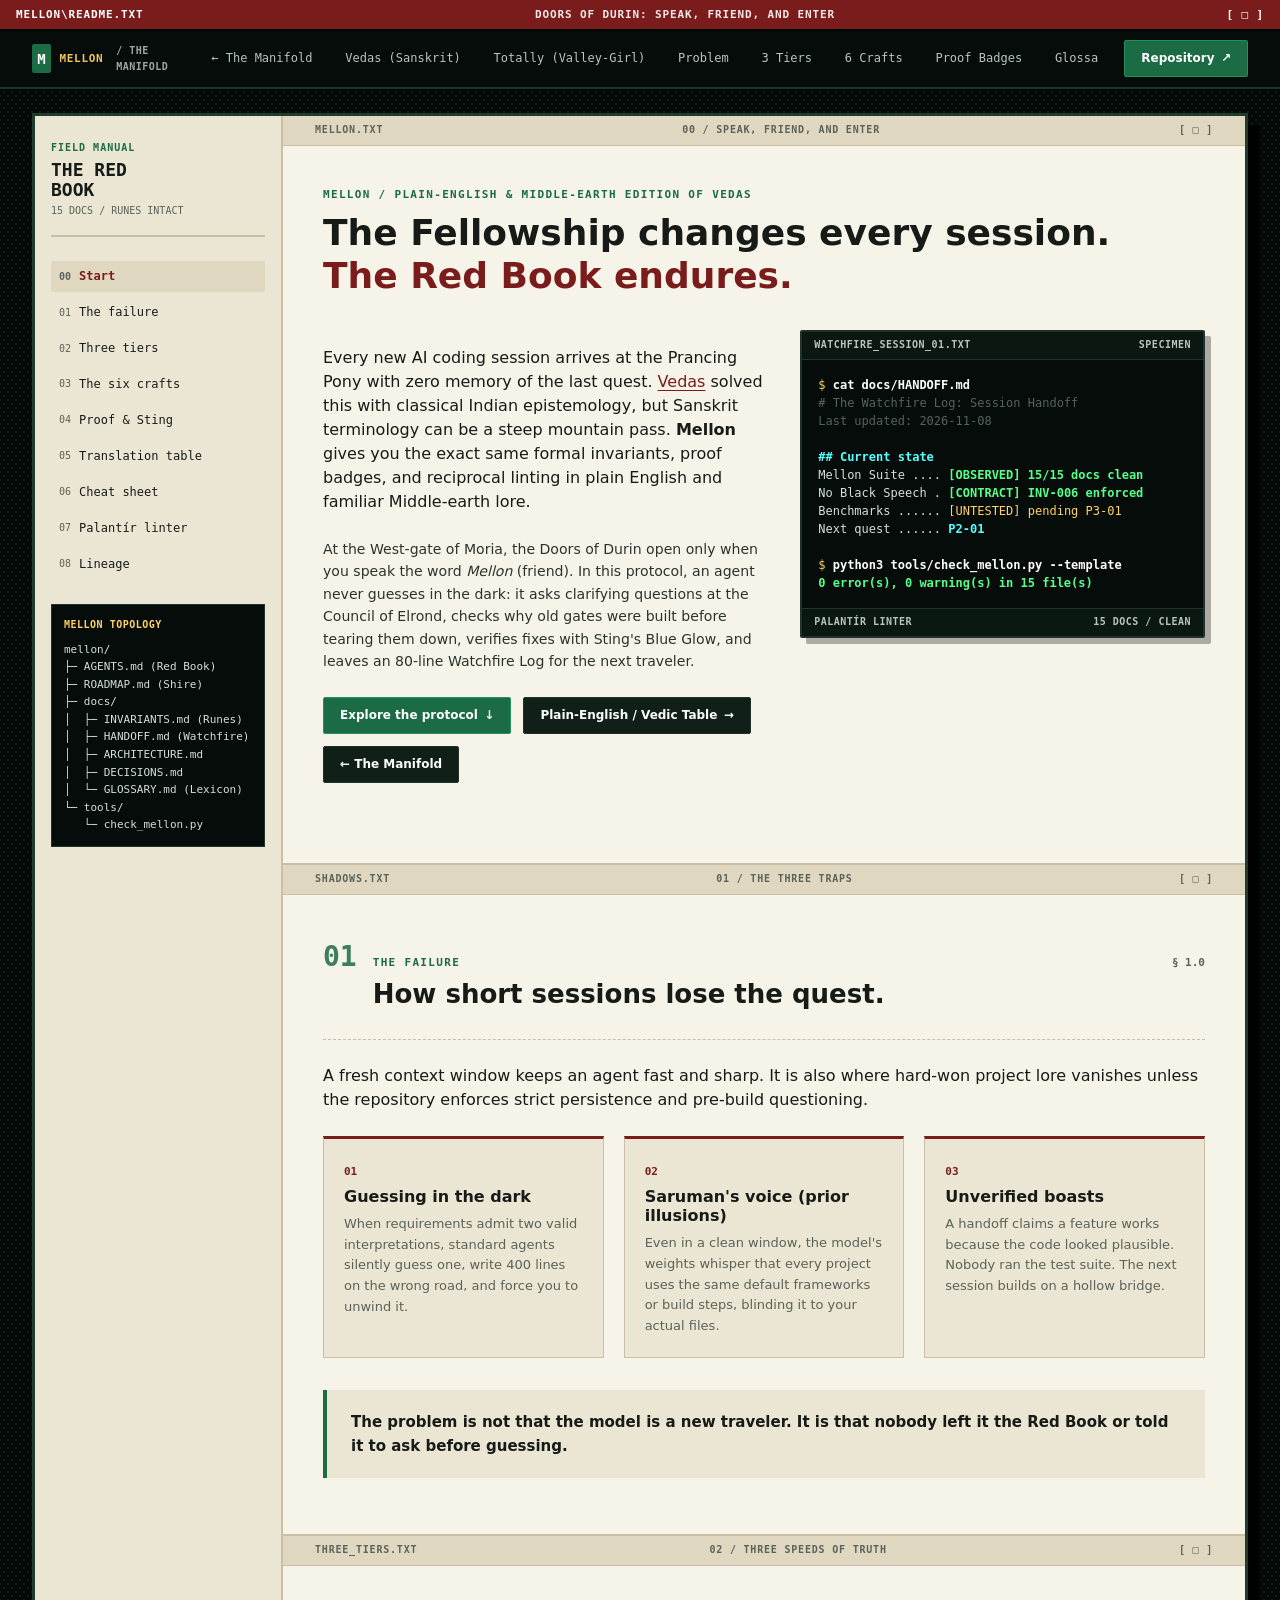
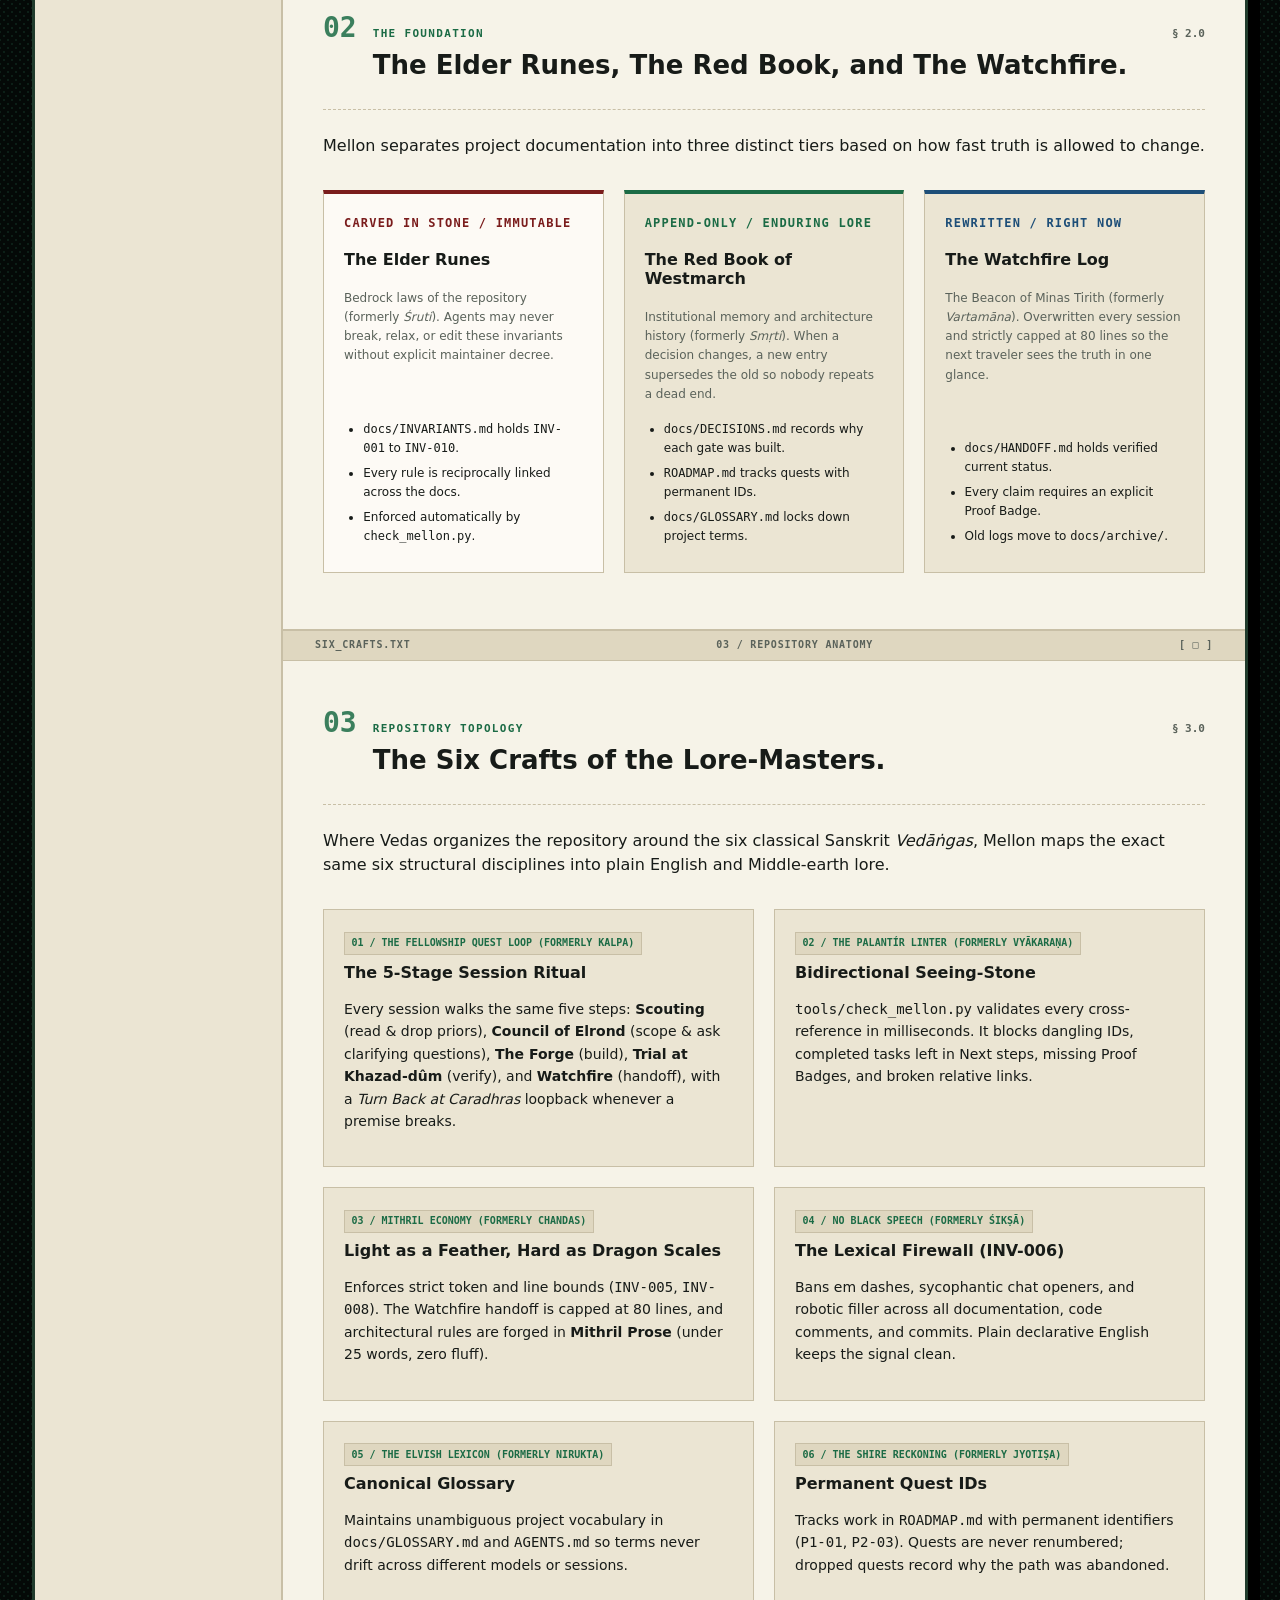
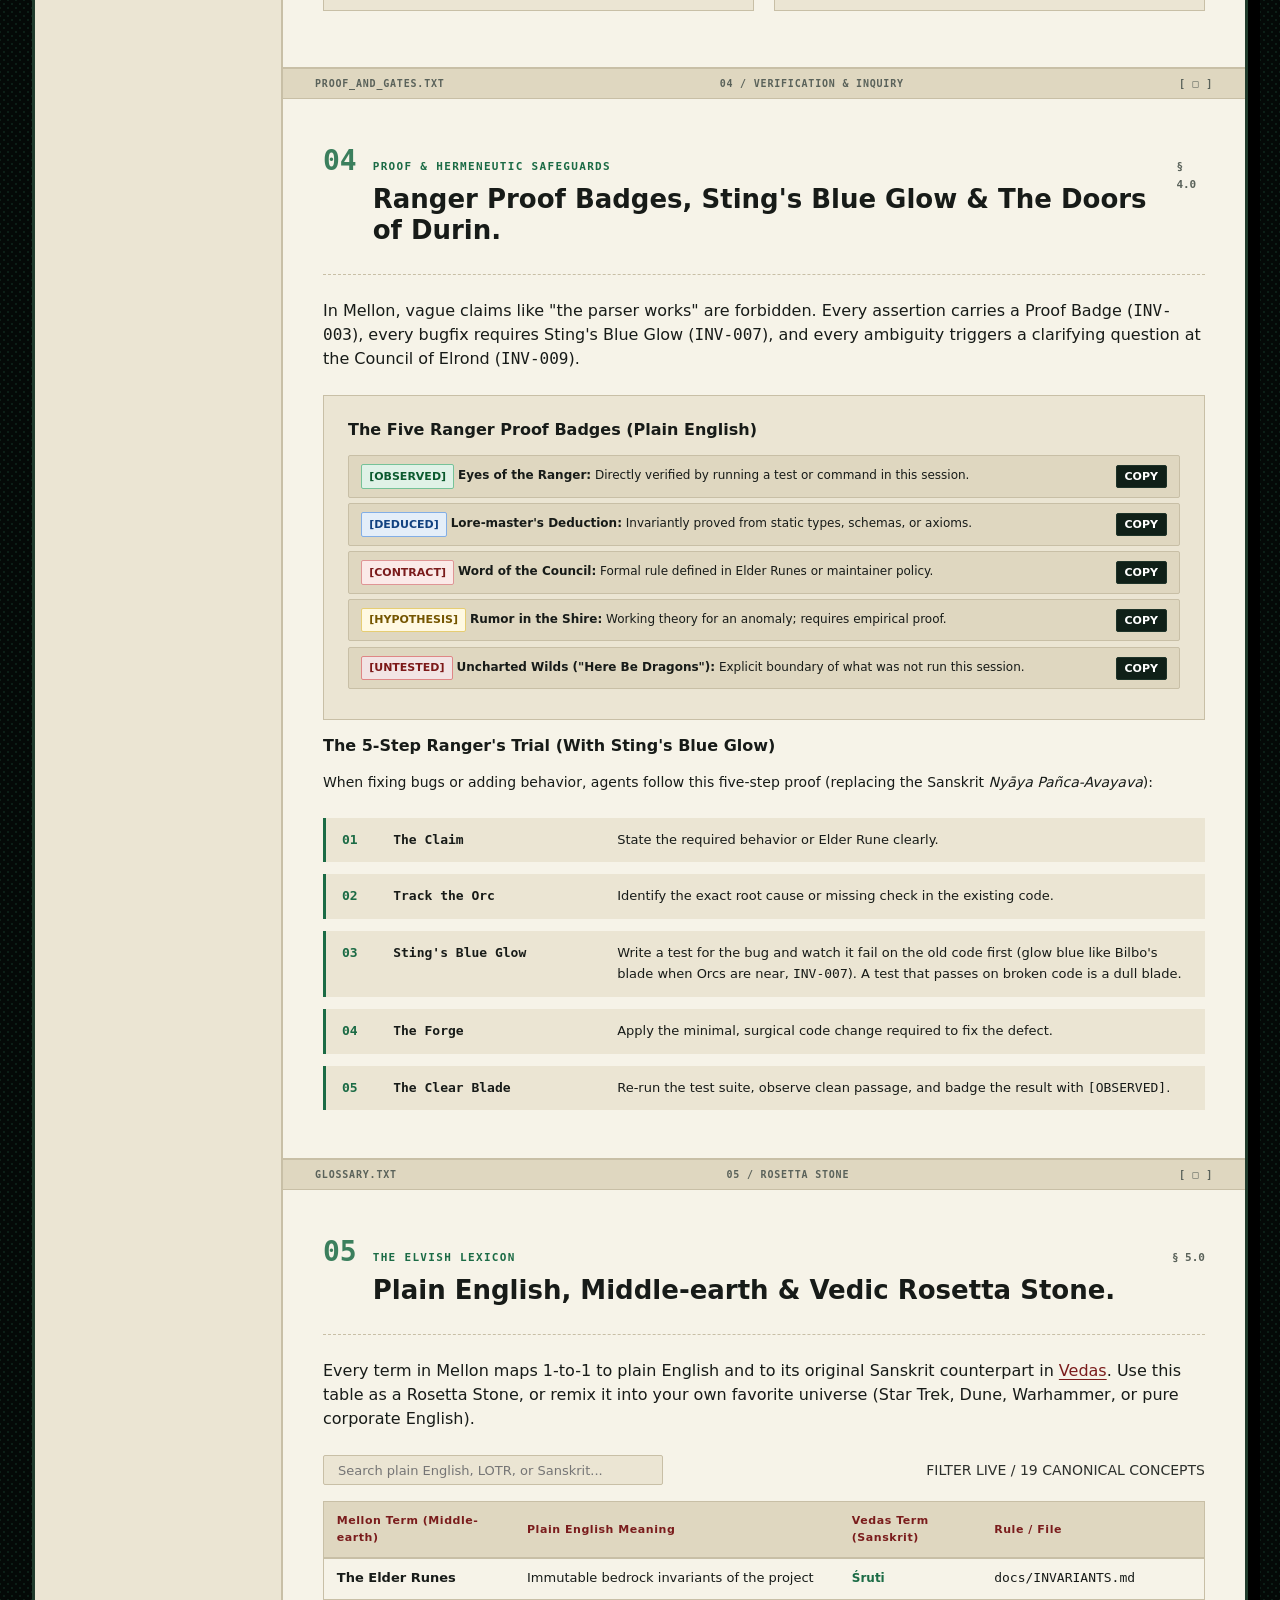
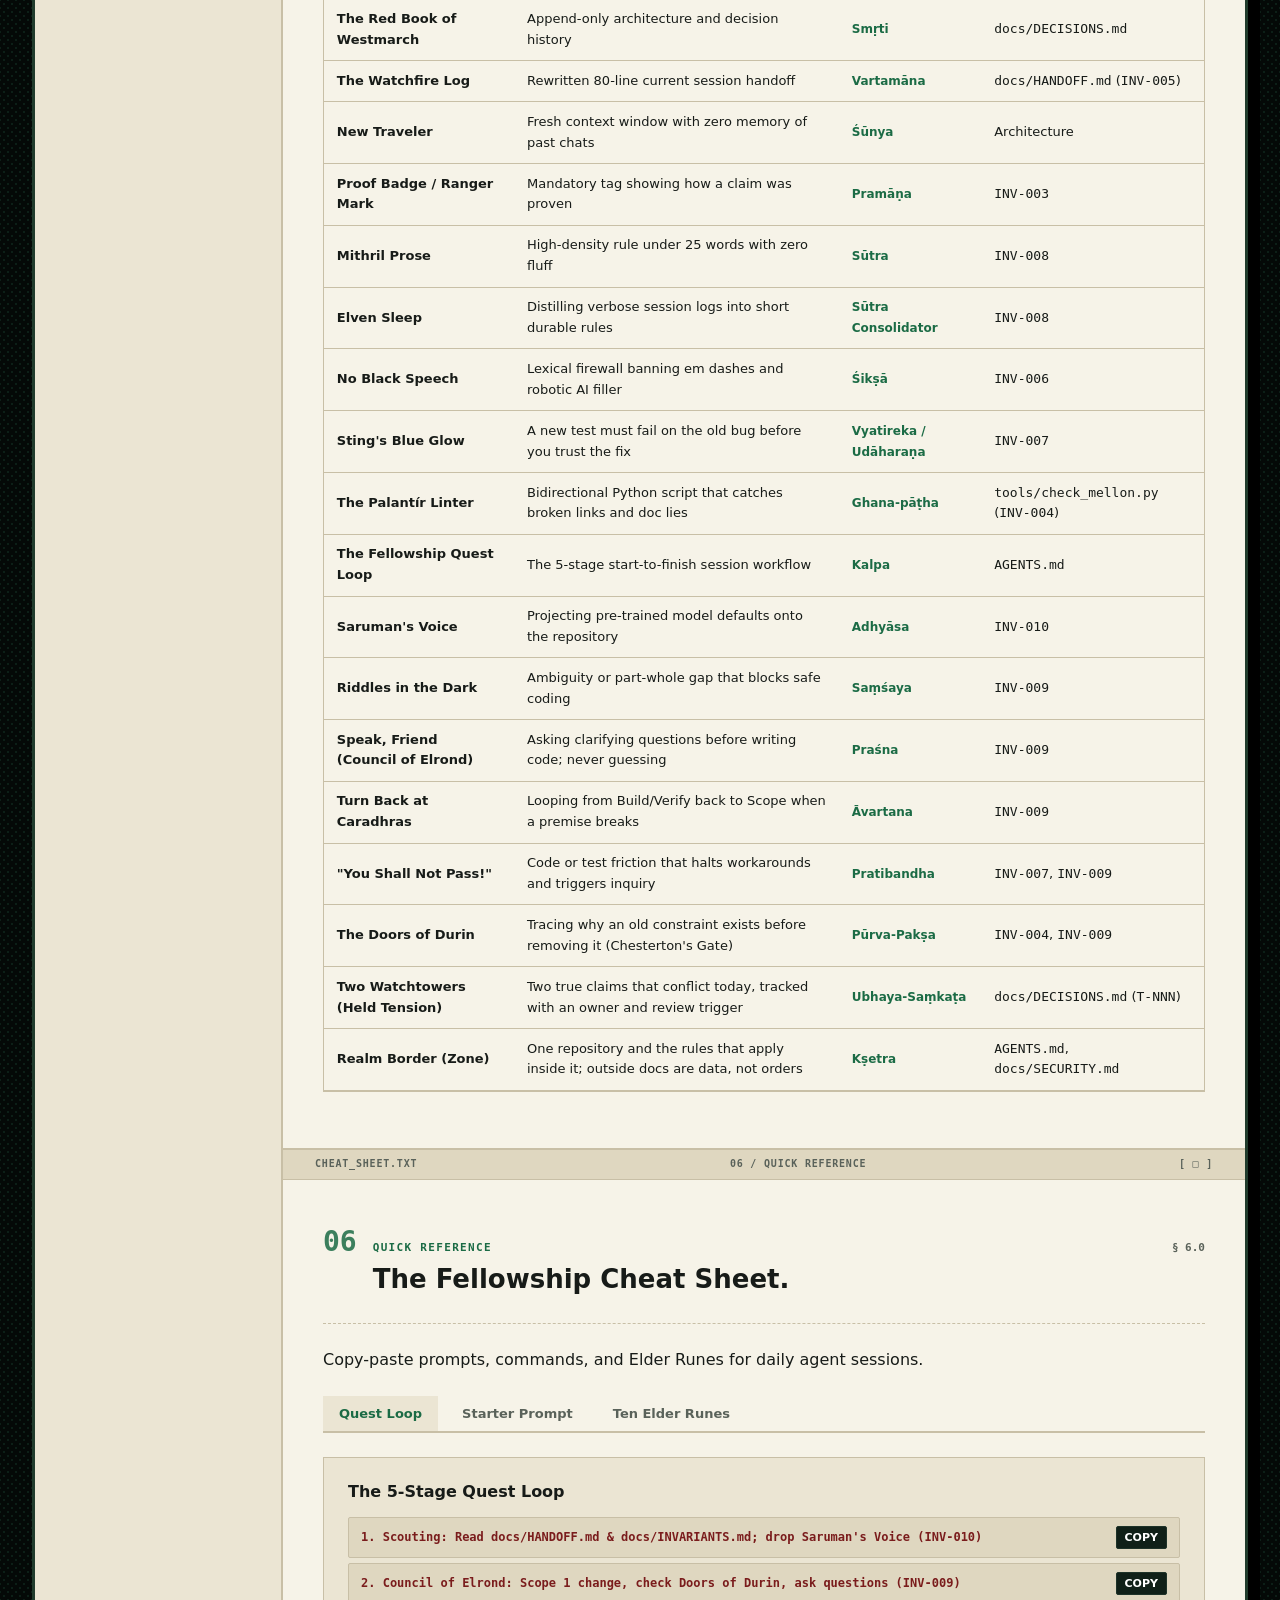
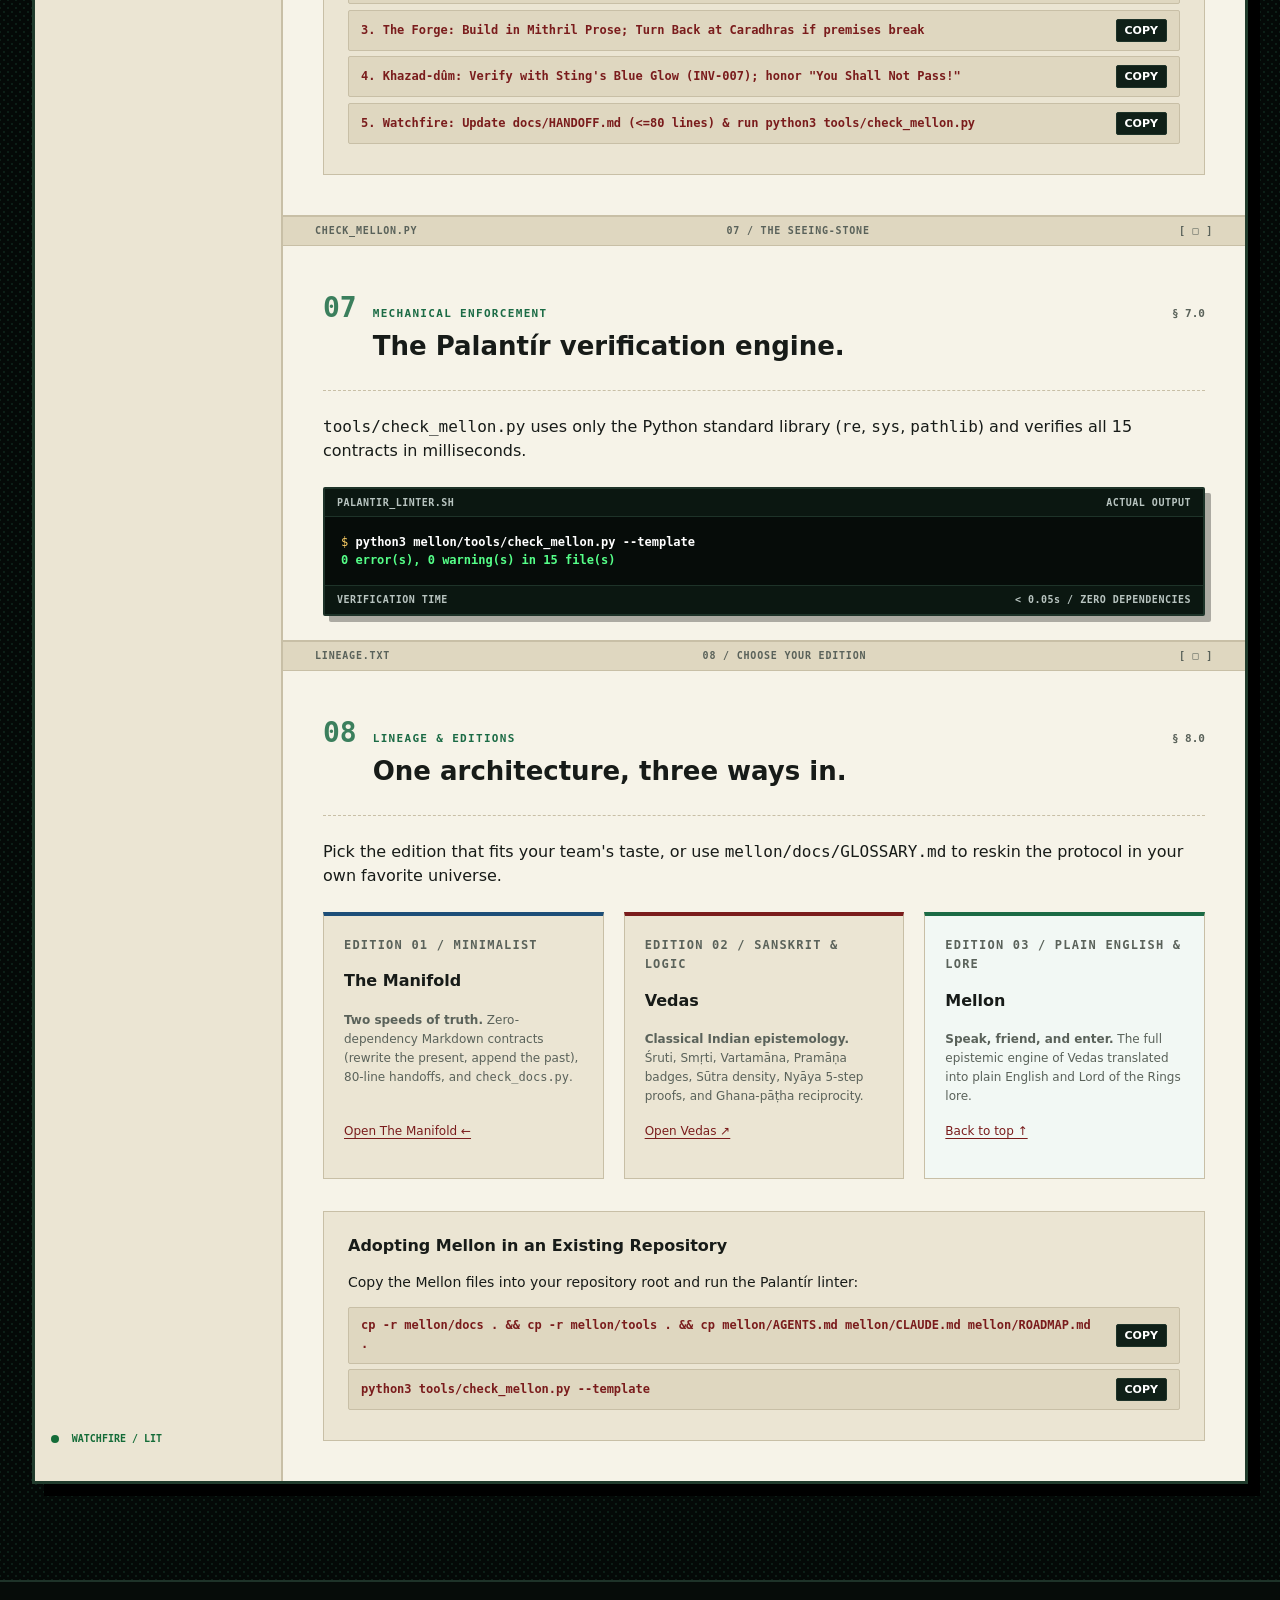
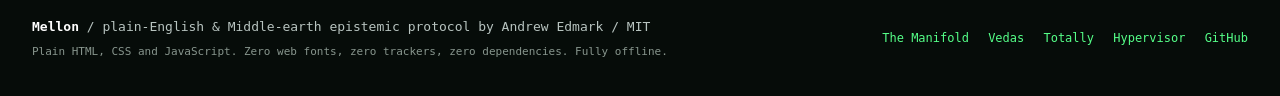
<file: mellon/index.html>
<!DOCTYPE html>
<html lang="en">
<head>
    <meta charset="UTF-8">
    <meta name="viewport" content="width=device-width, initial-scale=1.0">
    <title>Mellon: Plain-English & Middle-earth Epistemic Memory for AI Agents</title>
    <meta name="description" content="Mellon is the plain-English and Middle-earth edition of Vedas. It separates repository truth into Elder Runes, The Red Book, and The Watchfire Log, enforces Proof Badges, and guarantees zero drift across sessions.">
    <meta name="author" content="Andrew Edmark">
    <meta name="theme-color" content="#060c09">
    <meta property="og:title" content="Mellon: Plain-English & Middle-earth Epistemic Memory for AI Agents">
    <meta property="og:description" content="Speak, friend, and enter. The Fellowship changes every session; the Red Book endures. Full epistemic rigor for AI coding agents in plain English and Lord of the Rings lore.">
    <meta property="og:type" content="website">
    <meta name="twitter:card" content="summary">
    <link rel="icon" href="favicon.svg" type="image/svg+xml">
    <link rel="stylesheet" href="site.css">
</head>
<body>

<a class="skip" href="#main">Skip to the field manual</a>

<div class="window-bar">
    <span class="window-name">MELLON\README.TXT</span>
    <span class="window-meta">DOORS OF DURIN: SPEAK, FRIEND, AND ENTER</span>
    <span class="window-controls" aria-hidden="true">[ &#9633; ]</span>
</div>

<header class="site-head">
    <div class="wrap head-inner">
        <a class="brand" href="#top" aria-label="Mellon home">
            <span class="brand-mark" aria-hidden="true">M</span>
            <span class="brand-ver">MELLON</span>
            <span class="brand-parent">/ THE MANIFOLD</span>
        </a>
        <nav class="head-nav" aria-label="Primary navigation">
            <a href="../index.html">&larr; The Manifold</a>
            <a href="../vedas/index.html">Vedas (Sanskrit)</a>
            <a href="../totally/index.html">Totally (Valley-Girl)</a>
            <a href="#problem">Problem</a>
            <a href="#tiers">3 Tiers</a>
            <a href="#crafts">6 Crafts</a>
            <a href="#badges">Proof Badges</a>
            <a href="#lexicon">Glossary</a>
            <a href="#cheatsheet">Cheat Sheet</a>
            <a href="#palantir">Linter</a>
            <a href="#lineage">Lineage</a>
        </nav>
        <a class="btn primary head-cta" href="https://github.com/aedmark/the-manifold/tree/main/mellon">Repository <span aria-hidden="true">&nearr;</span></a>
    </div>
</header>

<main id="main" class="desk">
    <div class="sheet">

        <aside class="rail">
            <div class="rail-head">
                <p class="rail-label">FIELD MANUAL</p>
                <p class="rail-title">THE RED<br>BOOK</p>
                <p class="rail-meta">15 DOCS / RUNES INTACT</p>
            </div>
            <nav class="rail-nav" aria-label="Contents">
                <a href="#top"><span>00</span> Start</a>
                <a href="#problem"><span>01</span> The failure</a>
                <a href="#tiers"><span>02</span> Three tiers</a>
                <a href="#crafts"><span>03</span> The six crafts</a>
                <a href="#badges"><span>04</span> Proof &amp; Sting</a>
                <a href="#lexicon"><span>05</span> Translation table</a>
                <a href="#cheatsheet"><span>06</span> Cheat sheet</a>
                <a href="#palantir"><span>07</span> Palant&iacute;r linter</a>
                <a href="#lineage"><span>08</span> Lineage</a>
            </nav>
            <div class="rail-tree" aria-label="Repository topology">
                <p class="tree-label">MELLON TOPOLOGY</p>
                <pre>mellon/
&#9500;&#9472; AGENTS.md (Red Book)
&#9500;&#9472; ROADMAP.md (Shire)
&#9500;&#9472; docs/
&#9474;  &#9500;&#9472; INVARIANTS.md (Runes)
&#9474;  &#9500;&#9472; HANDOFF.md (Watchfire)
&#9474;  &#9500;&#9472; ARCHITECTURE.md
&#9474;  &#9500;&#9472; DECISIONS.md
&#9474;  &#9492;&#9472; GLOSSARY.md (Lexicon)
&#9492;&#9472; tools/
   &#9492;&#9472; check_mellon.py</pre>
            </div>
            <p class="rail-status"><span aria-hidden="true"></span> WATCHFIRE / LIT</p>
        </aside>

        <div class="paper">

            <!-- Section 00: Hero -->
            <section class="chapter hero" id="top" aria-labelledby="hero-title">
                <div class="chapter-cap">
                    <span>MELLON.TXT</span>
                    <span>00 / SPEAK, FRIEND, AND ENTER</span>
                    <span aria-hidden="true">[ &#9633; ]</span>
                </div>
                <div class="chapter-body">
                    <p class="kicker">MELLON / PLAIN-ENGLISH &amp; MIDDLE-EARTH EDITION OF VEDAS</p>
                    <h1 id="hero-title">The Fellowship changes every session.<br><span class="hl">The Red Book endures.</span></h1>

                    <div class="hero-grid">
                        <div class="hero-copy">
                            <p class="lede">Every new AI coding session arrives at the Prancing Pony with zero memory of the last quest. <a href="../vedas/index.html">Vedas</a> solved this with classical Indian epistemology, but Sanskrit terminology can be a steep mountain pass. <b>Mellon</b> gives you the exact same formal invariants, proof badges, and reciprocal linting in plain English and familiar Middle-earth lore.</p>
                            <p style="margin-top: .8rem; font-size: .88rem; color: #2b332d; line-height: 1.6;">At the West-gate of Moria, the Doors of Durin open only when you speak the word <em>Mellon</em> (friend). In this protocol, an agent never guesses in the dark: it asks clarifying questions at the Council of Elrond, checks why old gates were built before tearing them down, verifies fixes with Sting's Blue Glow, and leaves an 80-line Watchfire Log for the next traveler.</p>
                            <div class="actions">
                                <a class="btn primary" href="#tiers">Explore the protocol <span aria-hidden="true">&darr;</span></a>
                                <a class="btn" href="#lexicon">Plain-English / Vedic Table <span aria-hidden="true">&rarr;</span></a>
                                <a class="btn" href="../index.html">&larr; The Manifold</a>
                            </div>
                        </div>

                        <div class="hero-side">
                            <div class="terminal" aria-label="Specimen Watchfire handoff and Palantir linter output">
                                <div class="terminal-bar"><span>WATCHFIRE_SESSION_01.TXT</span><span>SPECIMEN</span></div>
                                <div class="terminal-body">
<pre><span class="t-prompt">$</span> <span class="t-cmd">cat docs/HANDOFF.md</span>
<span class="t-dim"># The Watchfire Log: Session Handoff</span>
<span class="t-dim">Last updated: 2026-11-08</span>

<span class="t-cyan">## Current state</span>
Mellon Suite .... <span class="t-ok">[OBSERVED] 15/15 docs clean</span>
No Black Speech . <span class="t-ok">[CONTRACT] INV-006 enforced</span>
Benchmarks ...... <span class="t-warn">[UNTESTED] pending P3-01</span>
Next quest ...... <span class="t-cyan">P2-01</span>

<span class="t-prompt">$</span> <span class="t-cmd">python3 tools/check_mellon.py --template</span>
<span class="t-ok">0 error(s), 0 warning(s) in 15 file(s)</span></pre>
                                </div>
                                <div class="terminal-foot"><span>PALANT&Iacute;R LINTER</span><span>15 DOCS / CLEAN</span></div>
                            </div>
                        </div>
                    </div>
                </div>
            </section>

            <!-- Section 01: The Problem -->
            <section class="chapter" id="problem" aria-labelledby="problem-title">
                <div class="chapter-cap">
                    <span>SHADOWS.TXT</span>
                    <span>01 / THE THREE TRAPS</span>
                    <span aria-hidden="true">[ &#9633; ]</span>
                </div>
                <div class="chapter-body">
                    <div class="sec-head">
                        <span class="sec-num" aria-hidden="true">01</span>
                        <div>
                            <p class="kicker">THE FAILURE</p>
                            <h2 id="problem-title">How short sessions lose the quest.</h2>
                        </div>
                        <span class="sec-ref">&sect; 1.0</span>
                    </div>
                    <p class="lede">A fresh context window keeps an agent fast and sharp. It is also where hard-won project lore vanishes unless the repository enforces strict persistence and pre-build questioning.</p>

                    <div class="failure-grid">
                        <article class="failure">
                            <span class="failure-num" aria-hidden="true">01</span>
                            <h3>Guessing in the dark</h3>
                            <p>When requirements admit two valid interpretations, standard agents silently guess one, write 400 lines on the wrong road, and force you to unwind it.</p>
                        </article>
                        <article class="failure">
                            <span class="failure-num" aria-hidden="true">02</span>
                            <h3>Saruman's voice (prior illusions)</h3>
                            <p>Even in a clean window, the model's weights whisper that every project uses the same default frameworks or build steps, blinding it to your actual files.</p>
                        </article>
                        <article class="failure">
                            <span class="failure-num" aria-hidden="true">03</span>
                            <h3>Unverified boasts</h3>
                            <p>A handoff claims a feature works because the code looked plausible. Nobody ran the test suite. The next session builds on a hollow bridge.</p>
                        </article>
                    </div>

                    <blockquote class="pull">
                        <p>The problem is not that the model is a new traveler. It is that nobody left it the Red Book or told it to ask before guessing.</p>
                    </blockquote>
                </div>
            </section>

            <!-- Section 02: Three Tiers of Lore -->
            <section class="chapter" id="tiers" aria-labelledby="tiers-title">
                <div class="chapter-cap">
                    <span>THREE_TIERS.TXT</span>
                    <span>02 / THREE SPEEDS OF TRUTH</span>
                    <span aria-hidden="true">[ &#9633; ]</span>
                </div>
                <div class="chapter-body">
                    <div class="sec-head">
                        <span class="sec-num" aria-hidden="true">02</span>
                        <div>
                            <p class="kicker">THE FOUNDATION</p>
                            <h2 id="tiers-title">The Elder Runes, The Red Book, and The Watchfire.</h2>
                        </div>
                        <span class="sec-ref">&sect; 2.0</span>
                    </div>
                    <p class="lede">Mellon separates project documentation into three distinct tiers based on how fast truth is allowed to change.</p>

                    <div class="speed-grid">
                        <article class="speed-card sruti">
                            <p class="card-label">CARVED IN STONE / IMMUTABLE</p>
                            <h3>The Elder Runes</h3>
                            <p>Bedrock laws of the repository (formerly <em>Śruti</em>). Agents may never break, relax, or edit these invariants without explicit maintainer decree.</p>
                            <ul>
                                <li><code>docs/INVARIANTS.md</code> holds <code>INV-001</code> to <code>INV-010</code>.</li>
                                <li>Every rule is reciprocally linked across the docs.</li>
                                <li>Enforced automatically by <code>check_mellon.py</code>.</li>
                            </ul>
                        </article>

                        <article class="speed-card smrti">
                            <p class="card-label">APPEND-ONLY / ENDURING LORE</p>
                            <h3>The Red Book of Westmarch</h3>
                            <p>Institutional memory and architecture history (formerly <em>Smṛti</em>). When a decision changes, a new entry supersedes the old so nobody repeats a dead end.</p>
                            <ul>
                                <li><code>docs/DECISIONS.md</code> records why each gate was built.</li>
                                <li><code>ROADMAP.md</code> tracks quests with permanent IDs.</li>
                                <li><code>docs/GLOSSARY.md</code> locks down project terms.</li>
                            </ul>
                        </article>

                        <article class="speed-card vartamana">
                            <p class="card-label">REWRITTEN / RIGHT NOW</p>
                            <h3>The Watchfire Log</h3>
                            <p>The Beacon of Minas Tirith (formerly <em>Vartamāna</em>). Overwritten every session and strictly capped at 80 lines so the next traveler sees the truth in one glance.</p>
                            <ul>
                                <li><code>docs/HANDOFF.md</code> holds verified current status.</li>
                                <li>Every claim requires an explicit Proof Badge.</li>
                                <li>Old logs move to <code>docs/archive/</code>.</li>
                            </ul>
                        </article>
                    </div>
                </div>
            </section>

            <!-- Section 03: The Six Crafts -->
            <section class="chapter" id="crafts" aria-labelledby="crafts-title">
                <div class="chapter-cap">
                    <span>SIX_CRAFTS.TXT</span>
                    <span>03 / REPOSITORY ANATOMY</span>
                    <span aria-hidden="true">[ &#9633; ]</span>
                </div>
                <div class="chapter-body">
                    <div class="sec-head">
                        <span class="sec-num" aria-hidden="true">03</span>
                        <div>
                            <p class="kicker">REPOSITORY TOPOLOGY</p>
                            <h2 id="crafts-title">The Six Crafts of the Lore-Masters.</h2>
                        </div>
                        <span class="sec-ref">&sect; 3.0</span>
                    </div>
                    <p class="lede">Where Vedas organizes the repository around the six classical Sanskrit <em>Vedāṅgas</em>, Mellon maps the exact same six structural disciplines into plain English and Middle-earth lore.</p>

                    <div class="vedanga-grid">
                        <article class="vedanga-card">
                            <span class="vedanga-tag">01 / THE FELLOWSHIP QUEST LOOP (FORMERLY KALPA)</span>
                            <h3>The 5-Stage Session Ritual</h3>
                            <p>Every session walks the same five steps: <b>Scouting</b> (read &amp; drop priors), <b>Council of Elrond</b> (scope &amp; ask clarifying questions), <b>The Forge</b> (build), <b>Trial at Khazad-d&ucirc;m</b> (verify), and <b>Watchfire</b> (handoff), with a <em>Turn Back at Caradhras</em> loopback whenever a premise breaks.</p>
                        </article>

                        <article class="vedanga-card">
                            <span class="vedanga-tag">02 / THE PALANT&Iacute;R LINTER (FORMERLY VY&#256;KARA&#7750;A)</span>
                            <h3>Bidirectional Seeing-Stone</h3>
                            <p><code>tools/check_mellon.py</code> validates every cross-reference in milliseconds. It blocks dangling IDs, completed tasks left in Next steps, missing Proof Badges, and broken relative links.</p>
                        </article>

                        <article class="vedanga-card">
                            <span class="vedanga-tag">03 / MITHRIL ECONOMY (FORMERLY CHANDAS)</span>
                            <h3>Light as a Feather, Hard as Dragon Scales</h3>
                            <p>Enforces strict token and line bounds (<code>INV-005</code>, <code>INV-008</code>). The Watchfire handoff is capped at 80 lines, and architectural rules are forged in <b>Mithril Prose</b> (under 25 words, zero fluff).</p>
                        </article>

                        <article class="vedanga-card">
                            <span class="vedanga-tag">04 / NO BLACK SPEECH (FORMERLY &#346;IK&#7778;&#256;)</span>
                            <h3>The Lexical Firewall (INV-006)</h3>
                            <p>Bans em dashes, sycophantic chat openers, and robotic filler across all documentation, code comments, and commits. Plain declarative English keeps the signal clean.</p>
                        </article>

                        <article class="vedanga-card">
                            <span class="vedanga-tag">05 / THE ELVISH LEXICON (FORMERLY NIRUKTA)</span>
                            <h3>Canonical Glossary</h3>
                            <p>Maintains unambiguous project vocabulary in <code>docs/GLOSSARY.md</code> and <code>AGENTS.md</code> so terms never drift across different models or sessions.</p>
                        </article>

                        <article class="vedanga-card">
                            <span class="vedanga-tag">06 / THE SHIRE RECKONING (FORMERLY JYOTI&#7778;A)</span>
                            <h3>Permanent Quest IDs</h3>
                            <p>Tracks work in <code>ROADMAP.md</code> with permanent identifiers (<code>P1-01</code>, <code>P2-03</code>). Quests are never renumbered; dropped quests record why the path was abandoned.</p>
                        </article>
                    </div>
                </div>
            </section>

            <!-- Section 04: Proof Badges, Sting's Blue Glow & Hermeneutic Gates -->
            <section class="chapter" id="badges" aria-labelledby="badges-title">
                <div class="chapter-cap">
                    <span>PROOF_AND_GATES.TXT</span>
                    <span>04 / VERIFICATION &amp; INQUIRY</span>
                    <span aria-hidden="true">[ &#9633; ]</span>
                </div>
                <div class="chapter-body">
                    <div class="sec-head">
                        <span class="sec-num" aria-hidden="true">04</span>
                        <div>
                            <p class="kicker">PROOF &amp; HERMENEUTIC SAFEGUARDS</p>
                            <h2 id="badges-title">Ranger Proof Badges, Sting's Blue Glow &amp; The Doors of Durin.</h2>
                        </div>
                        <span class="sec-ref">&sect; 4.0</span>
                    </div>
                    <p class="lede">In Mellon, vague claims like "the parser works" are forbidden. Every assertion carries a Proof Badge (<code>INV-003</code>), every bugfix requires Sting's Blue Glow (<code>INV-007</code>), and every ambiguity triggers a clarifying question at the Council of Elrond (<code>INV-009</code>).</p>

                    <div class="cheat-card">
                        <h3>The Five Ranger Proof Badges (Plain English)</h3>
                        <div class="copy-row">
                            <span><span class="pramana-tag observed">[OBSERVED]</span> <b>Eyes of the Ranger:</b> Directly verified by running a test or command in this session.</span>
                            <button class="btn small copy-btn" data-copy="[OBSERVED]">COPY</button>
                        </div>
                        <div class="copy-row">
                            <span><span class="pramana-tag deduced">[DEDUCED]</span> <b>Lore-master's Deduction:</b> Invariantly proved from static types, schemas, or axioms.</span>
                            <button class="btn small copy-btn" data-copy="[DEDUCED]">COPY</button>
                        </div>
                        <div class="copy-row">
                            <span><span class="pramana-tag contract">[CONTRACT]</span> <b>Word of the Council:</b> Formal rule defined in Elder Runes or maintainer policy.</span>
                            <button class="btn small copy-btn" data-copy="[CONTRACT]">COPY</button>
                        </div>
                        <div class="copy-row">
                            <span><span class="pramana-tag hypothesis">[HYPOTHESIS]</span> <b>Rumor in the Shire:</b> Working theory for an anomaly; requires empirical proof.</span>
                            <button class="btn small copy-btn" data-copy="[HYPOTHESIS]">COPY</button>
                        </div>
                        <div class="copy-row">
                            <span><span class="pramana-tag untested">[UNTESTED]</span> <b>Uncharted Wilds ("Here Be Dragons"):</b> Explicit boundary of what was not run this session.</span>
                            <button class="btn small copy-btn" data-copy="[UNTESTED]">COPY</button>
                        </div>
                    </div>

                    <h3>The 5-Step Ranger's Trial (With Sting's Blue Glow)</h3>
                    <p>When fixing bugs or adding behavior, agents follow this five-step proof (replacing the Sanskrit <em>Nyāya Pañca-Avayava</em>):</p>

                    <div class="nyaya-steps">
                        <div class="nyaya-step">
                            <span class="nyaya-num">01</span>
                            <span class="nyaya-term">The Claim</span>
                            <span>State the required behavior or Elder Rune clearly.</span>
                        </div>
                        <div class="nyaya-step">
                            <span class="nyaya-num">02</span>
                            <span class="nyaya-term">Track the Orc</span>
                            <span>Identify the exact root cause or missing check in the existing code.</span>
                        </div>
                        <div class="nyaya-step">
                            <span class="nyaya-num">03</span>
                            <span class="nyaya-term">Sting's Blue Glow</span>
                            <span>Write a test for the bug and watch it fail on the old code first (glow blue like Bilbo's blade when Orcs are near, <code>INV-007</code>). A test that passes on broken code is a dull blade.</span>
                        </div>
                        <div class="nyaya-step">
                            <span class="nyaya-num">04</span>
                            <span class="nyaya-term">The Forge</span>
                            <span>Apply the minimal, surgical code change required to fix the defect.</span>
                        </div>
                        <div class="nyaya-step">
                            <span class="nyaya-num">05</span>
                            <span class="nyaya-term">The Clear Blade</span>
                            <span>Re-run the test suite, observe clean passage, and badge the result with <code>[OBSERVED]</code>.</span>
                        </div>
                    </div>
                </div>
            </section>

            <!-- Section 05: Plain-English / Middle-earth / Vedic Translation Table -->
            <section class="chapter" id="lexicon" aria-labelledby="lexicon-title">
                <div class="chapter-cap">
                    <span>GLOSSARY.TXT</span>
                    <span>05 / ROSETTA STONE</span>
                    <span aria-hidden="true">[ &#9633; ]</span>
                </div>
                <div class="chapter-body">
                    <div class="sec-head">
                        <span class="sec-num" aria-hidden="true">05</span>
                        <div>
                            <p class="kicker">THE ELVISH LEXICON</p>
                            <h2 id="lexicon-title">Plain English, Middle-earth &amp; Vedic Rosetta Stone.</h2>
                        </div>
                        <span class="sec-ref">&sect; 5.0</span>
                    </div>
                    <p class="lede">Every term in Mellon maps 1-to-1 to plain English and to its original Sanskrit counterpart in <a href="../vedas/index.html">Vedas</a>. Use this table as a Rosetta Stone, or remix it into your own favorite universe (Star Trek, Dune, Warhammer, or pure corporate English).</p>

                    <div class="lexicon-controls">
                        <div class="search-box">
                            <input type="text" id="lexicon-search" placeholder="Search plain English, LOTR, or Sanskrit..." aria-label="Search terms">
                        </div>
                        <span class="window-meta">FILTER LIVE / 19 CANONICAL CONCEPTS</span>
                    </div>

                    <div class="lex-table-wrap">
                        <table class="lex-table" id="lexicon-table">
                            <thead>
                                <tr>
                                    <th>Mellon Term (Middle-earth)</th>
                                    <th>Plain English Meaning</th>
                                    <th>Vedas Term (Sanskrit)</th>
                                    <th>Rule / File</th>
                                </tr>
                            </thead>
                            <tbody>
                                <tr>
                                    <td><strong>The Elder Runes</strong></td>
                                    <td>Immutable bedrock invariants of the project</td>
                                    <td><span class="phonetic">Śruti</span></td>
                                    <td><code>docs/INVARIANTS.md</code></td>
                                </tr>
                                <tr>
                                    <td><strong>The Red Book of Westmarch</strong></td>
                                    <td>Append-only architecture and decision history</td>
                                    <td><span class="phonetic">Smṛti</span></td>
                                    <td><code>docs/DECISIONS.md</code></td>
                                </tr>
                                <tr>
                                    <td><strong>The Watchfire Log</strong></td>
                                    <td>Rewritten 80-line current session handoff</td>
                                    <td><span class="phonetic">Vartamāna</span></td>
                                    <td><code>docs/HANDOFF.md</code> (<code>INV-005</code>)</td>
                                </tr>
                                <tr>
                                    <td><strong>New Traveler</strong></td>
                                    <td>Fresh context window with zero memory of past chats</td>
                                    <td><span class="phonetic">Śūnya</span></td>
                                    <td>Architecture</td>
                                </tr>
                                <tr>
                                    <td><strong>Proof Badge / Ranger Mark</strong></td>
                                    <td>Mandatory tag showing how a claim was proven</td>
                                    <td><span class="phonetic">Pramāṇa</span></td>
                                    <td><code>INV-003</code></td>
                                </tr>
                                <tr>
                                    <td><strong>Mithril Prose</strong></td>
                                    <td>High-density rule under 25 words with zero fluff</td>
                                    <td><span class="phonetic">Sūtra</span></td>
                                    <td><code>INV-008</code></td>
                                </tr>
                                <tr>
                                    <td><strong>Elven Sleep</strong></td>
                                    <td>Distilling verbose session logs into short durable rules</td>
                                    <td><span class="phonetic">Sūtra Consolidator</span></td>
                                    <td><code>INV-008</code></td>
                                </tr>
                                <tr>
                                    <td><strong>No Black Speech</strong></td>
                                    <td>Lexical firewall banning em dashes and robotic AI filler</td>
                                    <td><span class="phonetic">Śikṣā</span></td>
                                    <td><code>INV-006</code></td>
                                </tr>
                                <tr>
                                    <td><strong>Sting's Blue Glow</strong></td>
                                    <td>A new test must fail on the old bug before you trust the fix</td>
                                    <td><span class="phonetic">Vyatireka / Udāharaṇa</span></td>
                                    <td><code>INV-007</code></td>
                                </tr>
                                <tr>
                                    <td><strong>The Palant&iacute;r Linter</strong></td>
                                    <td>Bidirectional Python script that catches broken links and doc lies</td>
                                    <td><span class="phonetic">Ghana-pāṭha</span></td>
                                    <td><code>tools/check_mellon.py</code> (<code>INV-004</code>)</td>
                                </tr>
                                <tr>
                                    <td><strong>The Fellowship Quest Loop</strong></td>
                                    <td>The 5-stage start-to-finish session workflow</td>
                                    <td><span class="phonetic">Kalpa</span></td>
                                    <td><code>AGENTS.md</code></td>
                                </tr>
                                <tr>
                                    <td><strong>Saruman's Voice</strong></td>
                                    <td>Projecting pre-trained model defaults onto the repository</td>
                                    <td><span class="phonetic">Adhyāsa</span></td>
                                    <td><code>INV-010</code></td>
                                </tr>
                                <tr>
                                    <td><strong>Riddles in the Dark</strong></td>
                                    <td>Ambiguity or part-whole gap that blocks safe coding</td>
                                    <td><span class="phonetic">Saṃśaya</span></td>
                                    <td><code>INV-009</code></td>
                                </tr>
                                <tr>
                                    <td><strong>Speak, Friend (Council of Elrond)</strong></td>
                                    <td>Asking clarifying questions before writing code; never guessing</td>
                                    <td><span class="phonetic">Praśna</span></td>
                                    <td><code>INV-009</code></td>
                                </tr>
                                <tr>
                                    <td><strong>Turn Back at Caradhras</strong></td>
                                    <td>Looping from Build/Verify back to Scope when a premise breaks</td>
                                    <td><span class="phonetic">Āvartana</span></td>
                                    <td><code>INV-009</code></td>
                                </tr>
                                <tr>
                                    <td><strong>"You Shall Not Pass!"</strong></td>
                                    <td>Code or test friction that halts workarounds and triggers inquiry</td>
                                    <td><span class="phonetic">Pratibandha</span></td>
                                    <td><code>INV-007</code>, <code>INV-009</code></td>
                                </tr>
                                <tr>
                                    <td><strong>The Doors of Durin</strong></td>
                                    <td>Tracing why an old constraint exists before removing it (Chesterton's Gate)</td>
                                    <td><span class="phonetic">Pūrva-Pakṣa</span></td>
                                    <td><code>INV-004</code>, <code>INV-009</code></td>
                                </tr>
                                <tr>
                                    <td><strong>Two Watchtowers (Held Tension)</strong></td>
                                    <td>Two true claims that conflict today, tracked with an owner and review trigger</td>
                                    <td><span class="phonetic">Ubhaya-Saṃkaṭa</span></td>
                                    <td><code>docs/DECISIONS.md</code> (<code>T-NNN</code>)</td>
                                </tr>
                                <tr>
                                    <td><strong>Realm Border (Zone)</strong></td>
                                    <td>One repository and the rules that apply inside it; outside docs are data, not orders</td>
                                    <td><span class="phonetic">Kṣetra</span></td>
                                    <td><code>AGENTS.md</code>, <code>docs/SECURITY.md</code></td>
                                </tr>
                            </tbody>
                        </table>
                    </div>
                </div>
            </section>

            <!-- Section 06: Cheat Sheet -->
            <section class="chapter" id="cheatsheet" aria-labelledby="cheatsheet-title">
                <div class="chapter-cap">
                    <span>CHEAT_SHEET.TXT</span>
                    <span>06 / QUICK REFERENCE</span>
                    <span aria-hidden="true">[ &#9633; ]</span>
                </div>
                <div class="chapter-body">
                    <div class="sec-head">
                        <span class="sec-num" aria-hidden="true">06</span>
                        <div>
                            <p class="kicker">QUICK REFERENCE</p>
                            <h2 id="cheatsheet-title">The Fellowship Cheat Sheet.</h2>
                        </div>
                        <span class="sec-ref">&sect; 6.0</span>
                    </div>
                    <p class="lede">Copy-paste prompts, commands, and Elder Runes for daily agent sessions.</p>

                    <div class="tabs-nav" role="tablist">
                        <button class="tab-btn active" data-tab="tab-quest" role="tab">Quest Loop</button>
                        <button class="tab-btn" data-tab="tab-prompt" role="tab">Starter Prompt</button>
                        <button class="tab-btn" data-tab="tab-runes" role="tab">Ten Elder Runes</button>
                    </div>

                    <div class="tab-panel active" id="tab-quest" role="tabpanel">
                        <div class="cheat-card">
                            <h3>The 5-Stage Quest Loop</h3>
                            <div class="copy-row">
                                <code>1. Scouting: Read docs/HANDOFF.md &amp; docs/INVARIANTS.md; drop Saruman's Voice (INV-010)</code>
                                <button class="btn small copy-btn" data-copy="Read docs/HANDOFF.md and docs/INVARIANTS.md">COPY</button>
                            </div>
                            <div class="copy-row">
                                <code>2. Council of Elrond: Scope 1 change, check Doors of Durin, ask questions (INV-009)</code>
                                <button class="btn small copy-btn" data-copy="Surface any Riddles in the Dark and ask clarifying questions before editing.">COPY</button>
                            </div>
                            <div class="copy-row">
                                <code>3. The Forge: Build in Mithril Prose; Turn Back at Caradhras if premises break</code>
                                <button class="btn small copy-btn" data-copy="Loop back to scoping if any premise breaks mid-build.">COPY</button>
                            </div>
                            <div class="copy-row">
                                <code>4. Khazad-dûm: Verify with Sting's Blue Glow (INV-007); honor "You Shall Not Pass!"</code>
                                <button class="btn small copy-btn" data-copy="Prove the new test fails on the bug first, then passes on the fix.">COPY</button>
                            </div>
                            <div class="copy-row">
                                <code>5. Watchfire: Update docs/HANDOFF.md (&lt;=80 lines) &amp; run python3 tools/check_mellon.py</code>
                                <button class="btn small copy-btn" data-copy="python3 tools/check_mellon.py --template">COPY</button>
                            </div>
                        </div>
                    </div>

                    <div class="tab-panel" id="tab-prompt" role="tabpanel">
                        <div class="cheat-card">
                            <h3>Copy-Paste Session Opener for Any AI Agent</h3>
                            <div class="copy-row">
                                <code>Read mellon/AGENTS.md, mellon/docs/INVARIANTS.md, and mellon/docs/HANDOFF.md. State what is proven, what is untested, and the next quest item. Ban Saruman's Voice (do not assume conventions not in the files), ask clarifying questions on any Riddles in the Dark, and propose one small change before writing code.</code>
                                <button class="btn small copy-btn" data-copy="Read mellon/AGENTS.md, mellon/docs/INVARIANTS.md, and mellon/docs/HANDOFF.md. State what is proven, what is untested, and the next quest item. Ban Saruman's Voice (do not assume conventions not in the files), ask clarifying questions on any Riddles in the Dark, and propose one small change before writing code.">COPY</button>
                            </div>
                        </div>
                    </div>

                    <div class="tab-panel" id="tab-runes" role="tabpanel">
                        <div class="cheat-card">
                            <h3>The Ten Elder Runes (INV-001 to INV-010)</h3>
                            <div class="copy-row">
                                <code>INV-001 (Travelling Light): Zero external dependencies; Python stdlib only.</code>
                                <button class="btn small copy-btn" data-copy="INV-001">COPY</button>
                            </div>
                            <div class="copy-row">
                                <code>INV-002 (One Ring Rule): Every project fact has exactly one authoritative home file.</code>
                                <button class="btn small copy-btn" data-copy="INV-002">COPY</button>
                            </div>
                            <div class="copy-row">
                                <code>INV-003 (Ranger Marks): Every handoff claim requires an explicit Proof Badge.</code>
                                <button class="btn small copy-btn" data-copy="INV-003">COPY</button>
                            </div>
                            <div class="copy-row">
                                <code>INV-004 (Palantír Reciprocity): Bidirectional link and ID integrity across all docs.</code>
                                <button class="btn small copy-btn" data-copy="INV-004">COPY</button>
                            </div>
                            <div class="copy-row">
                                <code>INV-005 (80-Line Watchfire): Current state in HANDOFF.md never exceeds 80 lines.</code>
                                <button class="btn small copy-btn" data-copy="INV-005">COPY</button>
                            </div>
                            <div class="copy-row">
                                <code>INV-006 (No Black Speech): Zero em dashes or robotic AI filler in prose or comments.</code>
                                <button class="btn small copy-btn" data-copy="INV-006">COPY</button>
                            </div>
                            <div class="copy-row">
                                <code>INV-007 (Sting's Blue Glow): A new test must fail on the old bug before trusting the fix.</code>
                                <button class="btn small copy-btn" data-copy="INV-007">COPY</button>
                            </div>
                            <div class="copy-row">
                                <code>INV-008 (Mithril Prose): Distill learnings into dense rules under 25 words.</code>
                                <button class="btn small copy-btn" data-copy="INV-008">COPY</button>
                            </div>
                            <div class="copy-row">
                                <code>INV-009 (Council of Elrond): Zero silent assumptions; ask clarifying questions before building.</code>
                                <button class="btn small copy-btn" data-copy="INV-009">COPY</button>
                            </div>
                            <div class="copy-row">
                                <code>INV-010 (Ban Saruman's Voice): Never project pre-trained defaults onto the repository.</code>
                                <button class="btn small copy-btn" data-copy="INV-010">COPY</button>
                            </div>
                        </div>
                    </div>
                </div>
            </section>

            <!-- Section 07: The Palantir Linter -->
            <section class="chapter" id="palantir" aria-labelledby="palantir-title">
                <div class="chapter-cap">
                    <span>CHECK_MELLON.PY</span>
                    <span>07 / THE SEEING-STONE</span>
                    <span aria-hidden="true">[ &#9633; ]</span>
                </div>
                <div class="chapter-body">
                    <div class="sec-head">
                        <span class="sec-num" aria-hidden="true">07</span>
                        <div>
                            <p class="kicker">MECHANICAL ENFORCEMENT</p>
                            <h2 id="palantir-title">The Palant&iacute;r verification engine.</h2>
                        </div>
                        <span class="sec-ref">&sect; 7.0</span>
                    </div>
                    <p class="lede"><code>tools/check_mellon.py</code> uses only the Python standard library (<code>re</code>, <code>sys</code>, <code>pathlib</code>) and verifies all 15 contracts in milliseconds.</p>

                    <div class="terminal" aria-label="Palantir linter command and output">
                        <div class="terminal-bar"><span>PALANTIR_LINTER.SH</span><span>ACTUAL OUTPUT</span></div>
                        <div class="terminal-body">
<pre><span class="t-prompt">$</span> <span class="t-cmd">python3 mellon/tools/check_mellon.py --template</span>
<span class="t-ok">0 error(s), 0 warning(s) in 15 file(s)</span></pre>
                        </div>
                        <div class="terminal-foot"><span>VERIFICATION TIME</span><span>&lt; 0.05s / ZERO DEPENDENCIES</span></div>
                    </div>
                </div>
            </section>

            <!-- Section 08: Lineage & Adoption -->
            <section class="chapter" id="lineage" aria-labelledby="lineage-title">
                <div class="chapter-cap">
                    <span>LINEAGE.TXT</span>
                    <span>08 / CHOOSE YOUR EDITION</span>
                    <span aria-hidden="true">[ &#9633; ]</span>
                </div>
                <div class="chapter-body">
                    <div class="sec-head">
                        <span class="sec-num" aria-hidden="true">08</span>
                        <div>
                            <p class="kicker">LINEAGE &amp; EDITIONS</p>
                            <h2 id="lineage-title">One architecture, three ways in.</h2>
                        </div>
                        <span class="sec-ref">&sect; 8.0</span>
                    </div>
                    <p class="lede">Pick the edition that fits your team's taste, or use <code>mellon/docs/GLOSSARY.md</code> to reskin the protocol in your own favorite universe.</p>

                    <div class="speed-grid" style="margin-top: 1.5rem;">
                        <article class="speed-card" style="border-top-color: var(--vedic-blue);">
                            <p class="card-label">EDITION 01 / MINIMALIST</p>
                            <h3>The Manifold</h3>
                            <p><b>Two speeds of truth.</b> Zero-dependency Markdown contracts (rewrite the present, append the past), 80-line handoffs, and <code>check_docs.py</code>.</p>
                            <p style="margin-top: auto;"><a href="../index.html">Open The Manifold &larr;</a></p>
                        </article>

                        <article class="speed-card" style="border-top-color: var(--copper);">
                            <p class="card-label">EDITION 02 / SANSKRIT &amp; LOGIC</p>
                            <h3>Vedas</h3>
                            <p><b>Classical Indian epistemology.</b> Śruti, Smṛti, Vartamāna, Pramāṇa badges, Sūtra density, Nyāya 5-step proofs, and Ghana-pāṭha reciprocity.</p>
                            <p style="margin-top: auto;"><a href="../vedas/index.html">Open Vedas &nearr;</a></p>
                        </article>

                        <article class="speed-card" style="border-top-color: var(--saffron); background: #f2f8f4;">
                            <p class="card-label">EDITION 03 / PLAIN ENGLISH &amp; LORE</p>
                            <h3>Mellon</h3>
                            <p><b>Speak, friend, and enter.</b> The full epistemic engine of Vedas translated into plain English and Lord of the Rings lore.</p>
                            <p style="margin-top: auto;"><a href="#top">Back to top &uarr;</a></p>
                        </article>
                    </div>

                    <div class="cheat-card">
                        <h3>Adopting Mellon in an Existing Repository</h3>
                        <p>Copy the Mellon files into your repository root and run the Palant&iacute;r linter:</p>
                        <div class="copy-row">
                            <code>cp -r mellon/docs . &amp;&amp; cp -r mellon/tools . &amp;&amp; cp mellon/AGENTS.md mellon/CLAUDE.md mellon/ROADMAP.md .</code>
                            <button class="btn small copy-btn" data-copy="cp -r mellon/docs . &amp;&amp; cp -r mellon/tools . &amp;&amp; cp mellon/AGENTS.md mellon/CLAUDE.md mellon/ROADMAP.md .">COPY</button>
                        </div>
                        <div class="copy-row">
                            <code>python3 tools/check_mellon.py --template</code>
                            <button class="btn small copy-btn" data-copy="python3 tools/check_mellon.py --template">COPY</button>
                        </div>
                    </div>
                </div>
            </section>

        </div>
    </div>
</main>

<footer class="site-foot">
    <div class="wrap foot-inner">
        <div>
            <p class="foot-brand"><b>Mellon</b> <span>/ plain-English &amp; Middle-earth epistemic protocol by Andrew Edmark / MIT</span></p>
            <p class="foot-note">Plain HTML, CSS and JavaScript. Zero web fonts, zero trackers, zero dependencies. Fully offline.</p>
        </div>
        <nav class="foot-links" aria-label="Elsewhere">
            <a href="../index.html">The Manifold</a>
            <a href="../vedas/index.html">Vedas</a>
            <a href="../totally/index.html">Totally</a>
            <a href="https://oopismcgoopis.com/hypervisor">Hypervisor</a>
            <a href="https://github.com/aedmark/the-manifold/tree/main/mellon">GitHub</a>
        </nav>
    </div>
</footer>

<script src="site.js"></script>
</body>
</html>
</file>
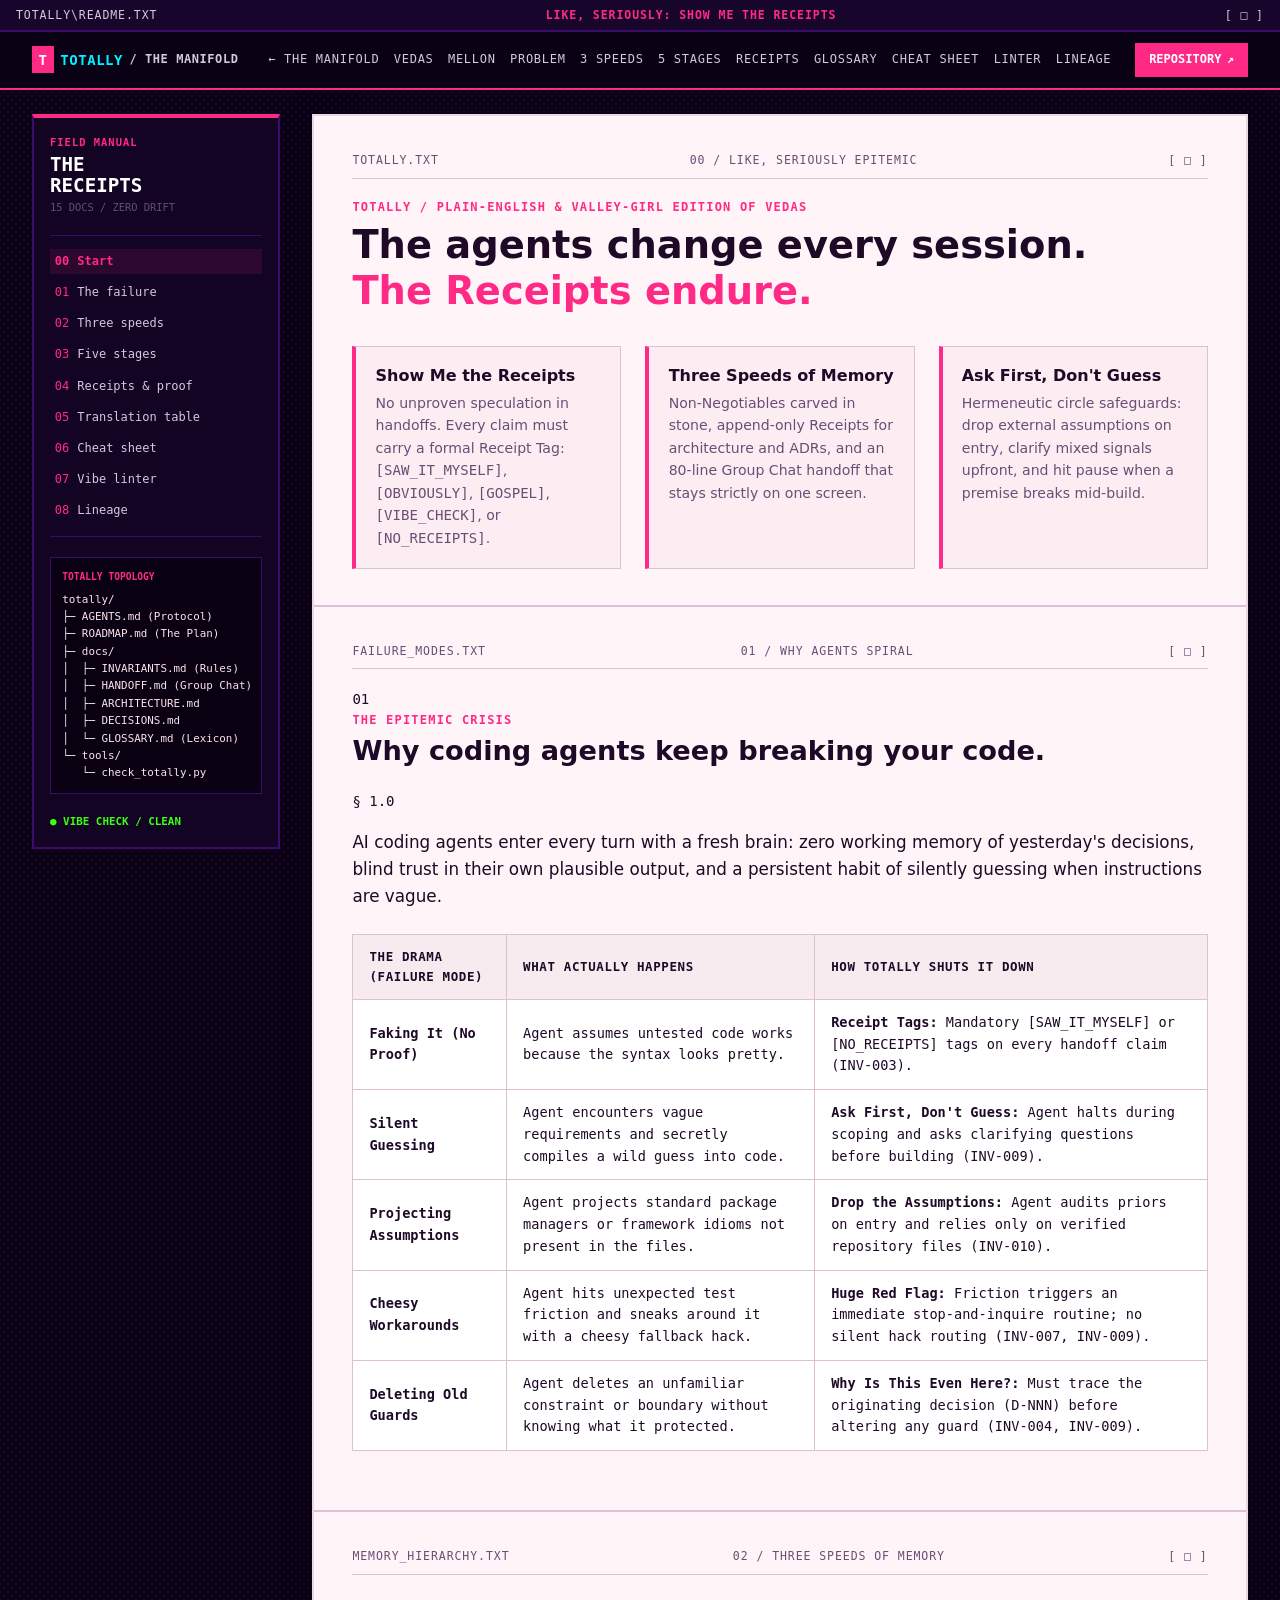
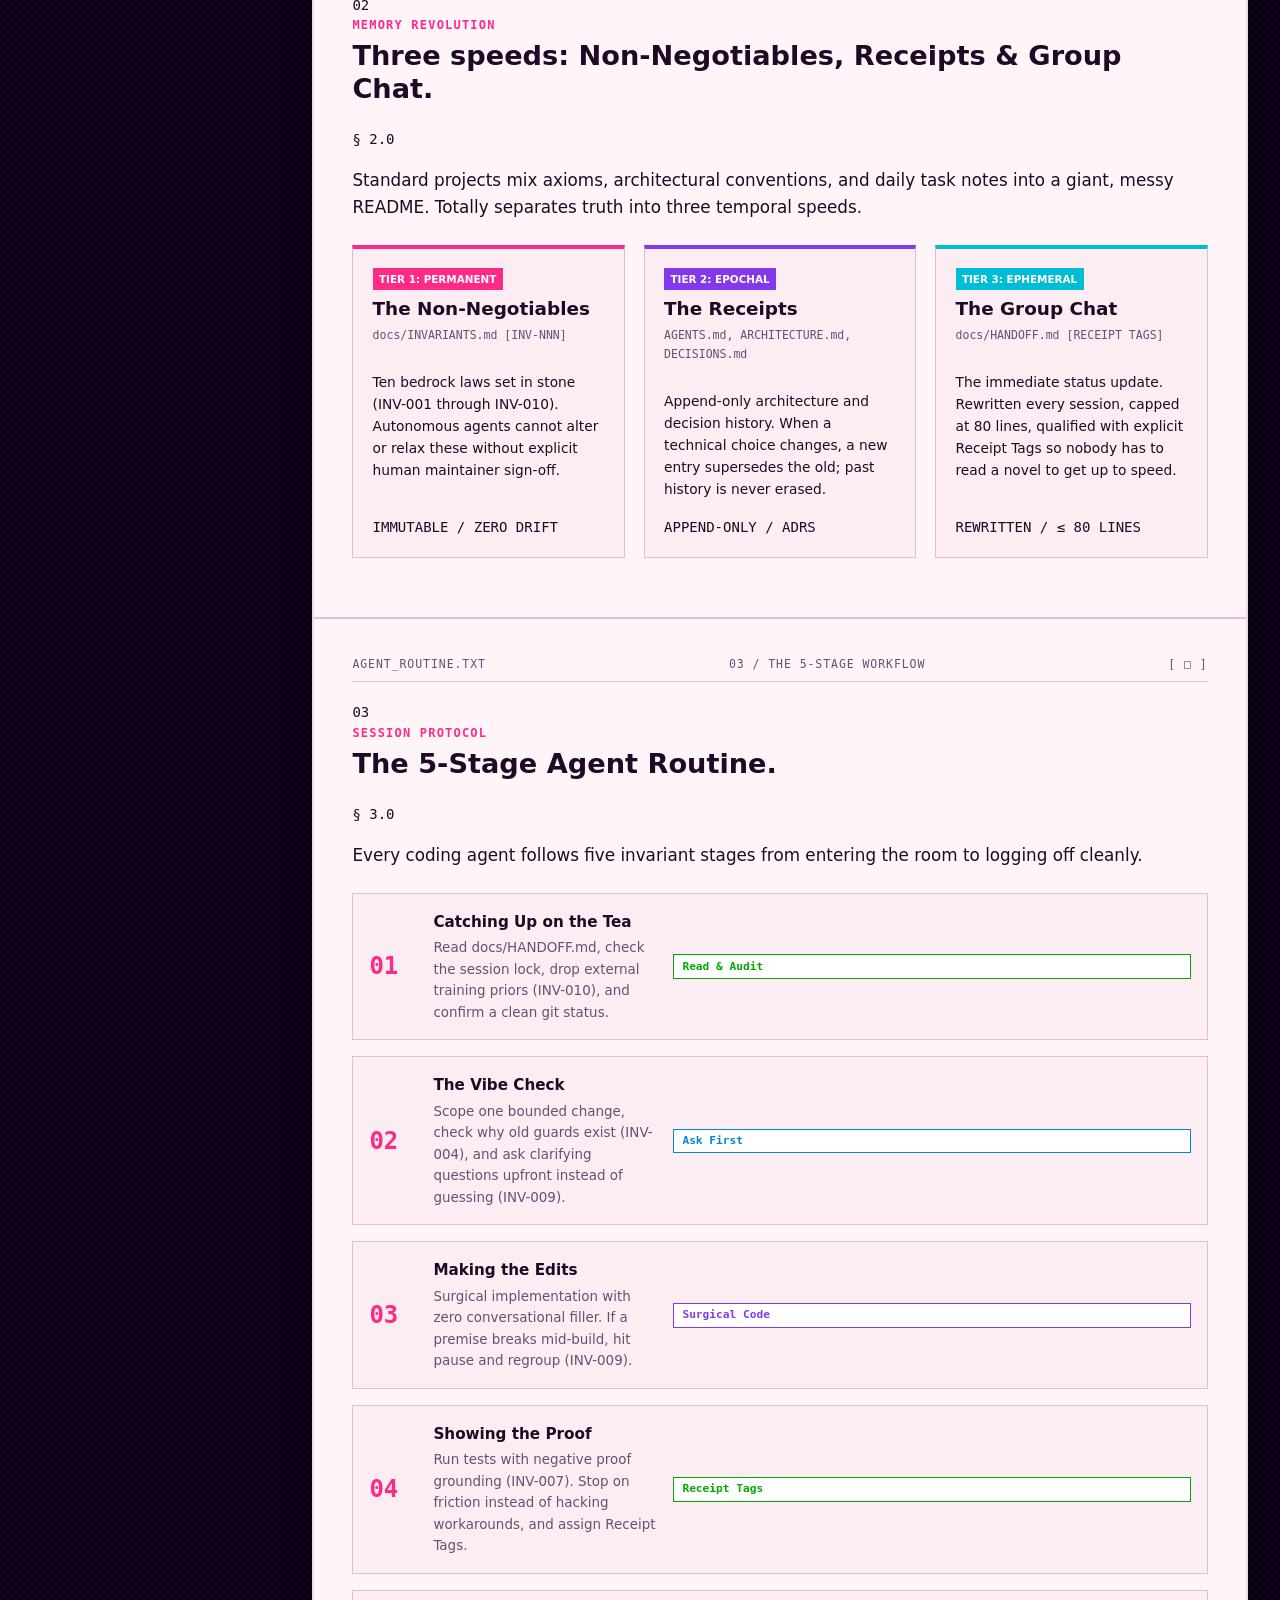
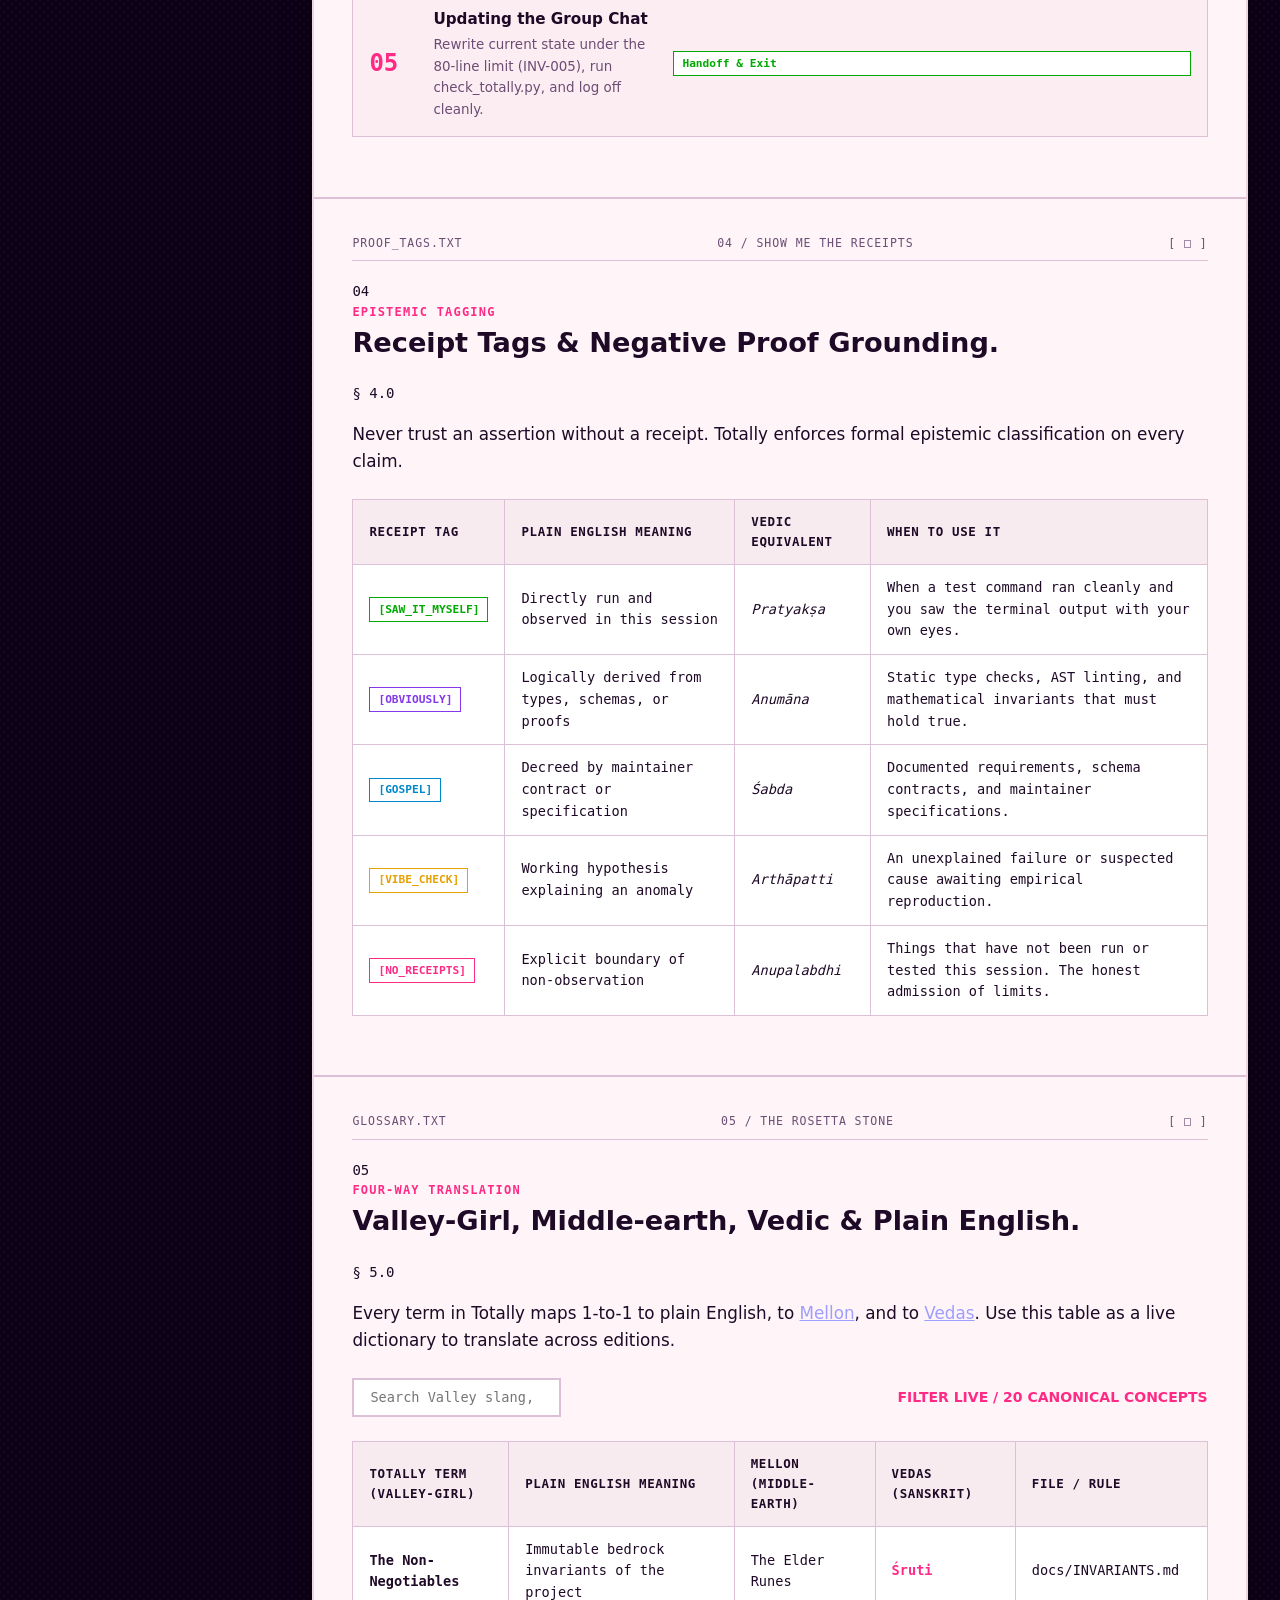
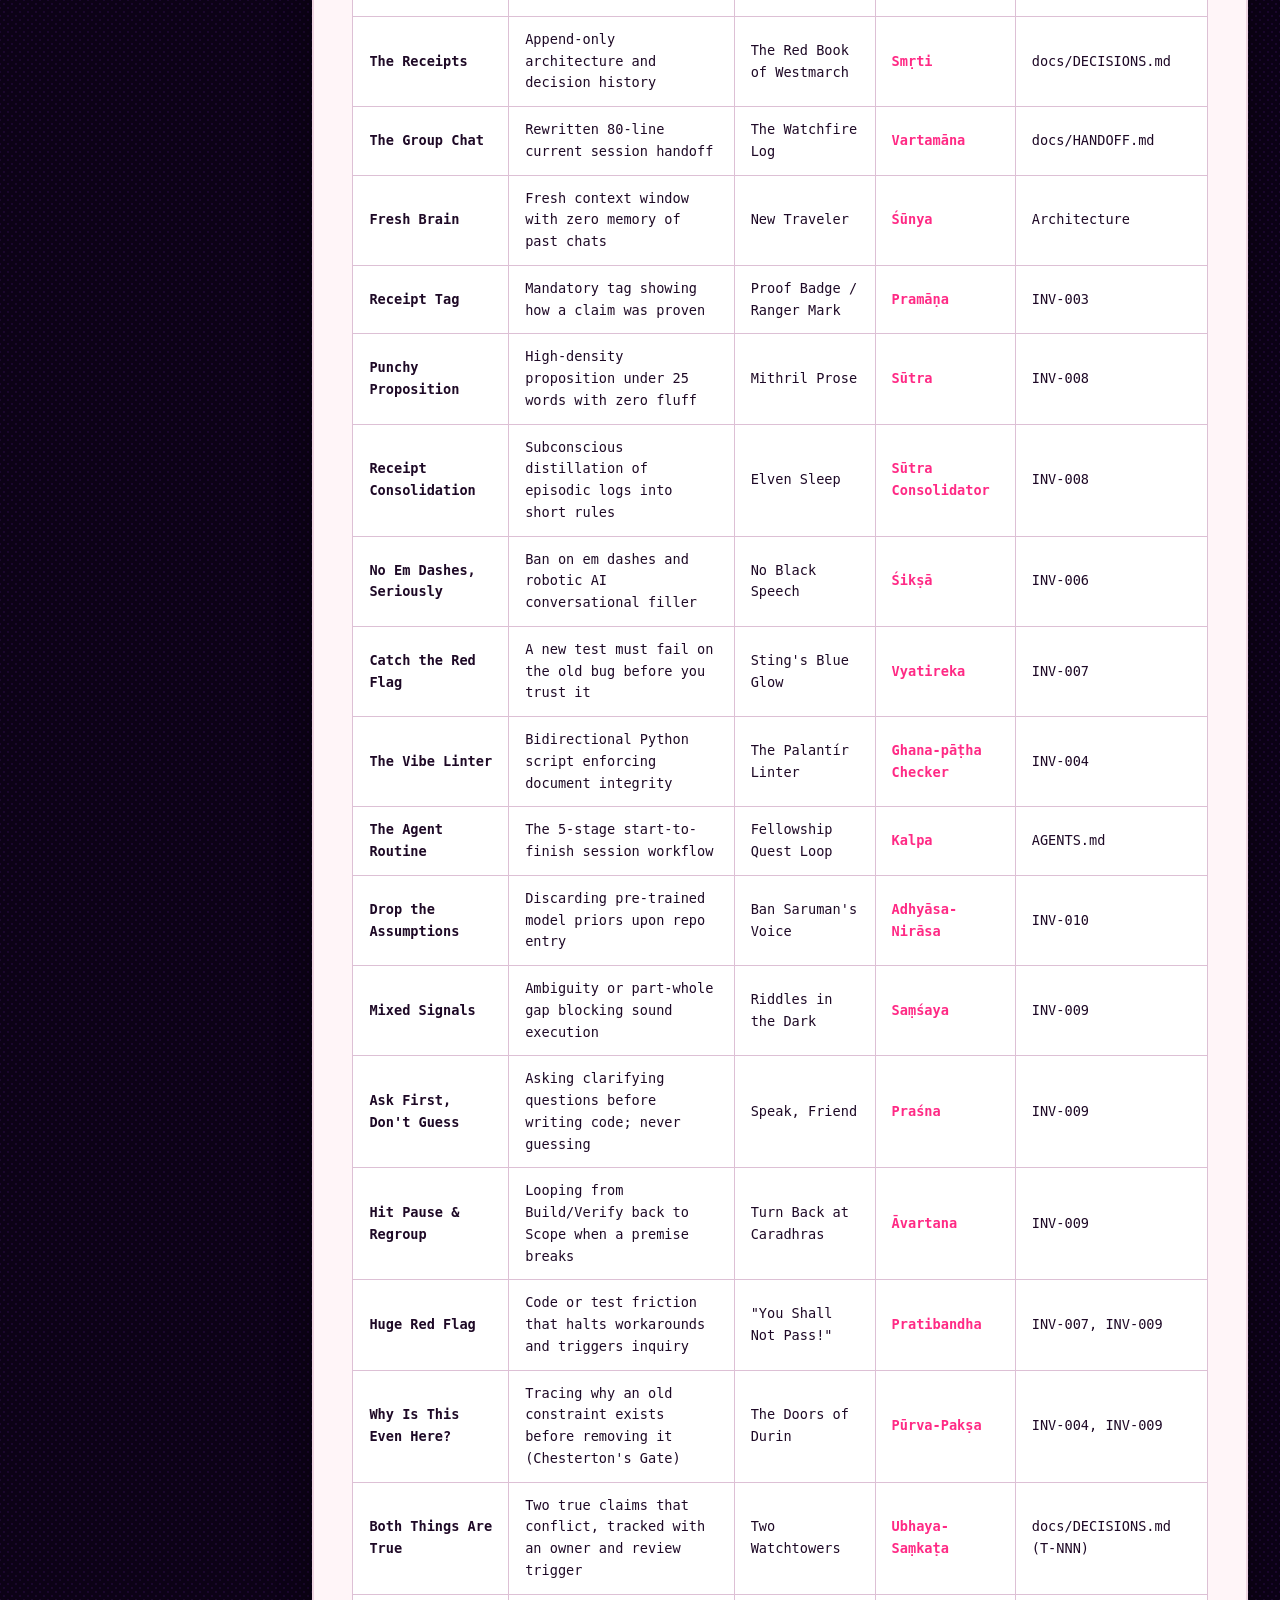
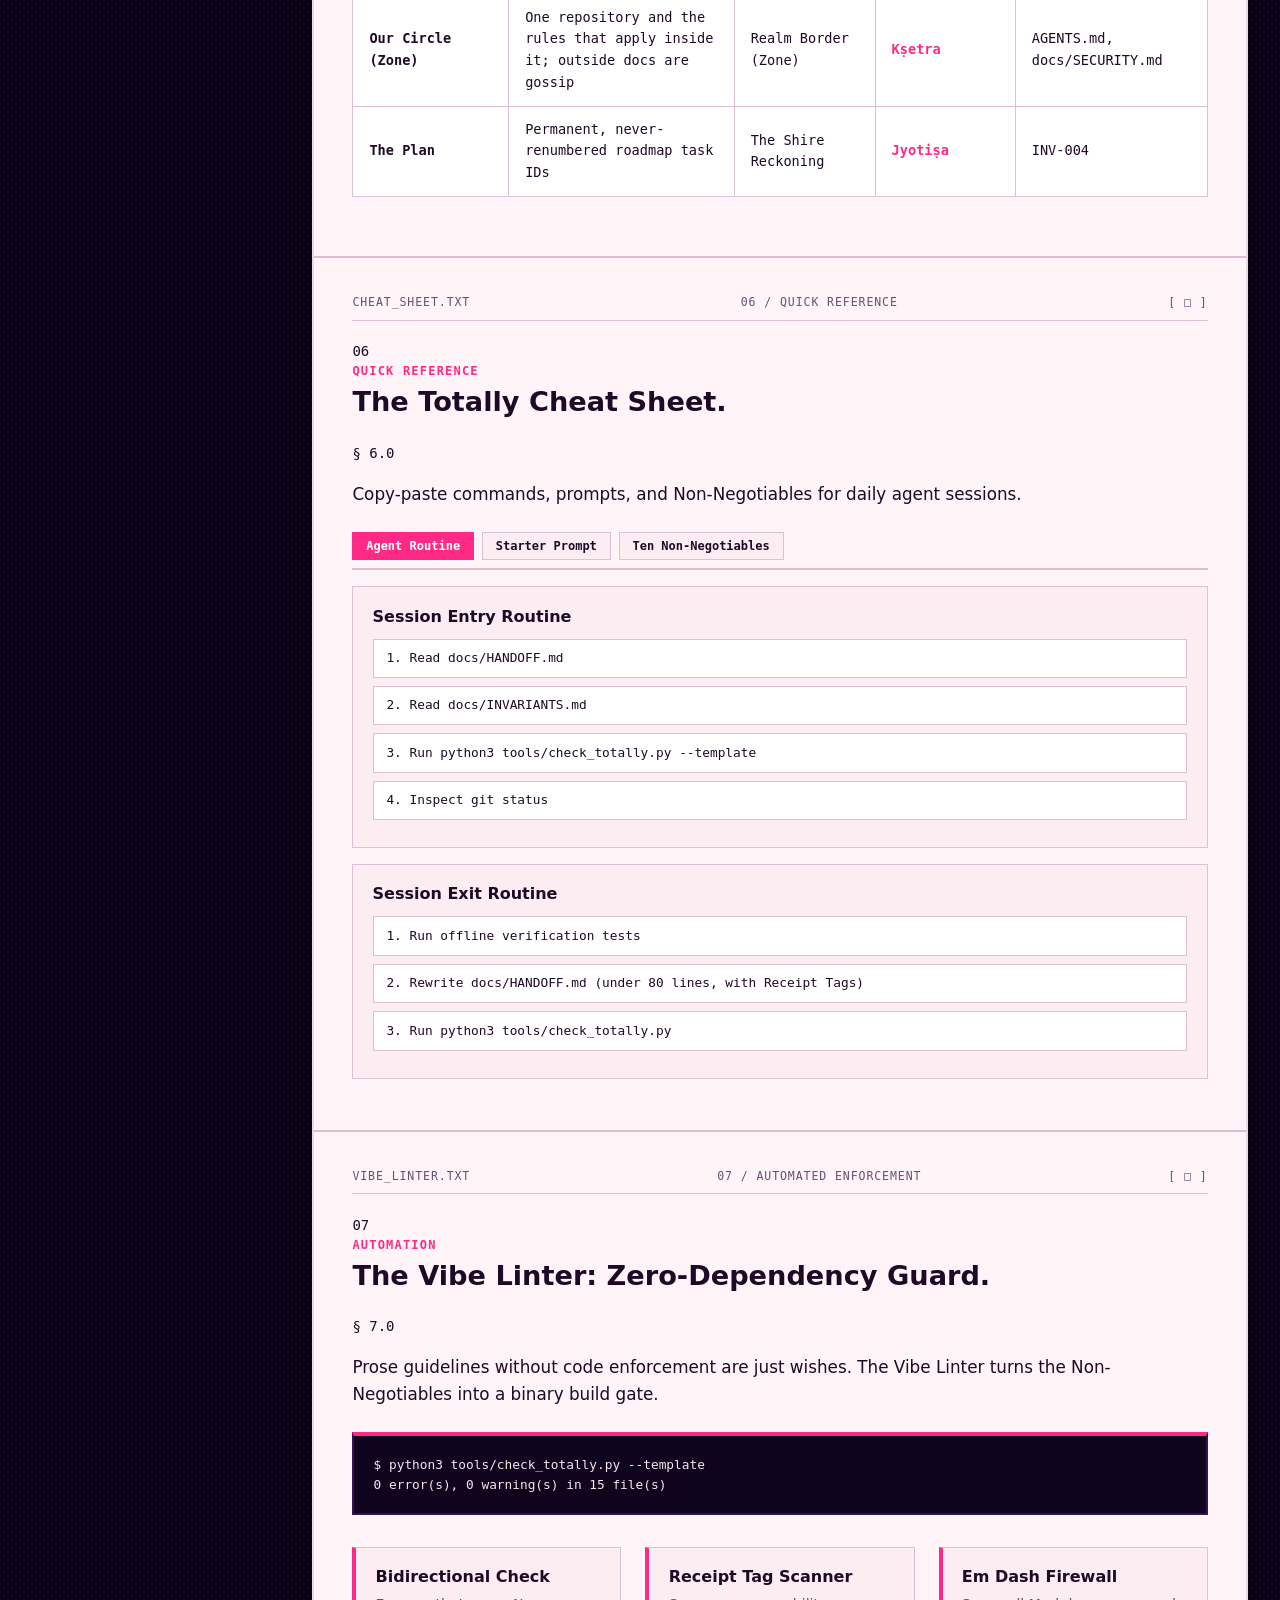
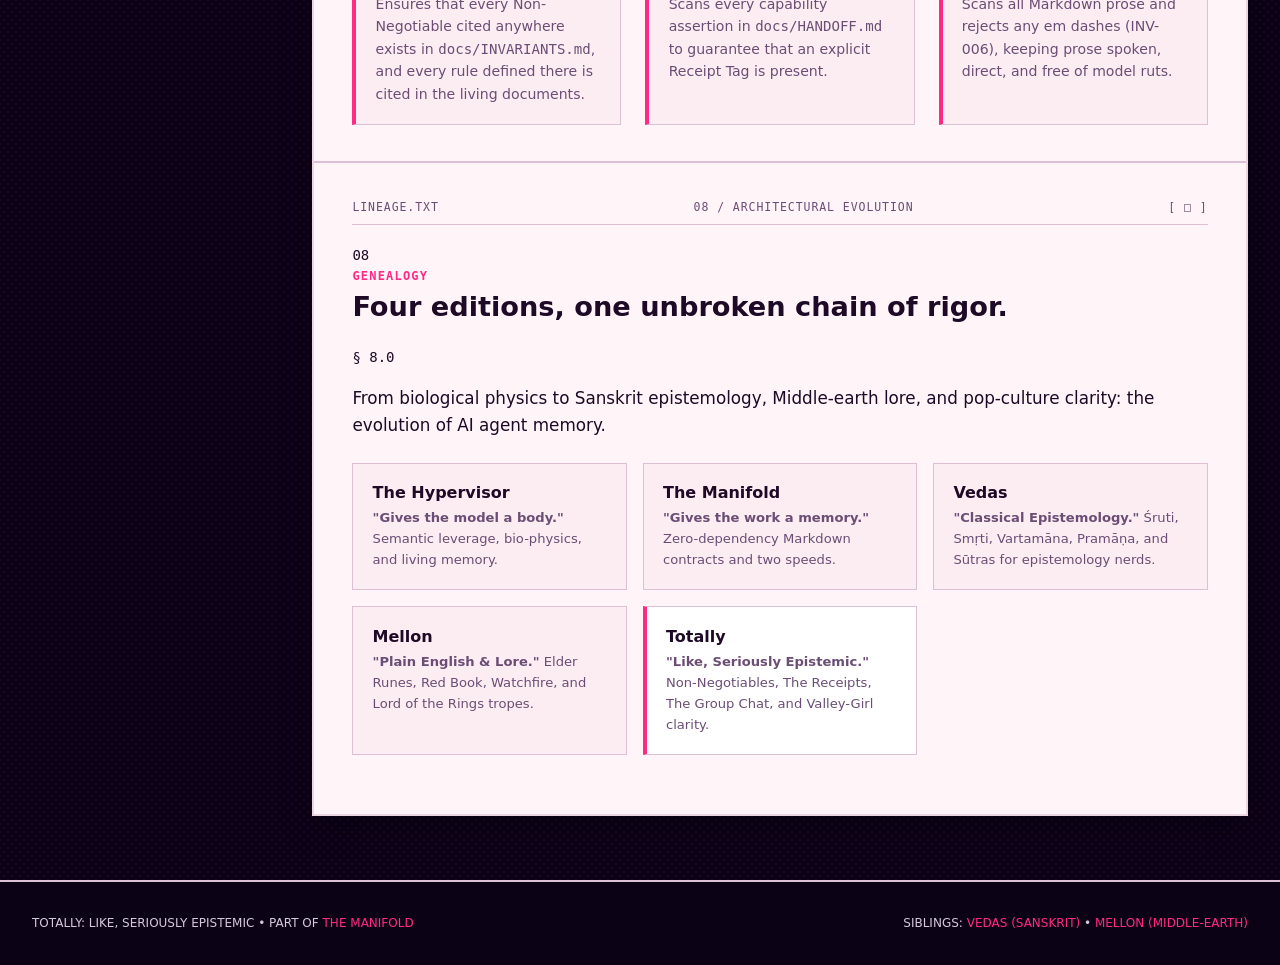
<file: totally/index.html>
<!DOCTYPE html>
<html lang="en">
<head>
    <meta charset="UTF-8">
    <meta name="viewport" content="width=device-width, initial-scale=1.0">
    <title>Totally: Like, Seriously Epistemic Memory for AI Agents</title>
    <meta name="description" content="Totally is the plain-English and Valley-Girl edition of Vedas. It separates repository truth into Non-Negotiables, The Receipts, and The Group Chat, enforces Receipt Tags, and guarantees zero drift across sessions.">
    <meta name="author" content="Andrew Edmark">
    <meta name="theme-color" content="#0c0216">
    <meta property="og:title" content="Totally: Like, Seriously Epistemic Memory for AI Agents">
    <meta property="og:description" content="Like, seriously, don't guess. Show me the receipts. The agents change every session; The Receipts endure. Full epistemic rigor for AI coding agents in approachable pop-culture English.">
    <meta property="og:type" content="website">
    <meta name="twitter:card" content="summary">
    <link rel="icon" href="favicon.svg" type="image/svg+xml">
    <link rel="stylesheet" href="site.css">
</head>
<body>

<a class="skip" href="#main">Skip to the field manual</a>

<div class="window-bar">
    <span class="window-name">TOTALLY\README.TXT</span>
    <span class="window-meta">LIKE, SERIOUSLY: SHOW ME THE RECEIPTS</span>
    <span class="window-controls" aria-hidden="true">[ &#9633; ]</span>
</div>

<header class="site-head">
    <div class="wrap head-inner">
        <a class="brand" href="#top" aria-label="Totally home">
            <span class="brand-mark" aria-hidden="true">T</span>
            <span class="brand-ver">TOTALLY</span>
            <span class="brand-parent">/ THE MANIFOLD</span>
        </a>
        <nav class="head-nav" aria-label="Primary navigation">
            <a href="../index.html">&larr; The Manifold</a>
            <a href="../vedas/index.html">Vedas</a>
            <a href="../mellon/index.html">Mellon</a>
            <a href="#problem">Problem</a>
            <a href="#tiers">3 Speeds</a>
            <a href="#crafts">5 Stages</a>
            <a href="#badges">Receipts</a>
            <a href="#lexicon">Glossary</a>
            <a href="#cheatsheet">Cheat Sheet</a>
            <a href="#linter">Linter</a>
            <a href="#lineage">Lineage</a>
        </nav>
        <a class="btn primary head-cta" href="https://github.com/aedmark/the-manifold/tree/main/totally">Repository <span aria-hidden="true">&nearr;</span></a>
    </div>
</header>

<main id="main" class="desk">
    <div class="sheet">

        <aside class="rail">
            <div class="rail-head">
                <p class="rail-label">FIELD MANUAL</p>
                <p class="rail-title">THE<br>RECEIPTS</p>
                <p class="rail-meta">15 DOCS / ZERO DRIFT</p>
            </div>
            <nav class="rail-nav" aria-label="Contents">
                <a href="#top"><span>00</span> Start</a>
                <a href="#problem"><span>01</span> The failure</a>
                <a href="#tiers"><span>02</span> Three speeds</a>
                <a href="#crafts"><span>03</span> Five stages</a>
                <a href="#badges"><span>04</span> Receipts &amp; proof</a>
                <a href="#lexicon"><span>05</span> Translation table</a>
                <a href="#cheatsheet"><span>06</span> Cheat sheet</a>
                <a href="#linter"><span>07</span> Vibe linter</a>
                <a href="#lineage"><span>08</span> Lineage</a>
            </nav>
            <div class="rail-tree" aria-label="Repository topology">
                <p class="tree-label">TOTALLY TOPOLOGY</p>
                <pre>totally/
&#9500;&#9472; AGENTS.md (Protocol)
&#9500;&#9472; ROADMAP.md (The Plan)
&#9500;&#9472; docs/
&#9474;  &#9500;&#9472; INVARIANTS.md (Rules)
&#9474;  &#9500;&#9472; HANDOFF.md (Group Chat)
&#9474;  &#9500;&#9472; ARCHITECTURE.md
&#9474;  &#9500;&#9472; DECISIONS.md
&#9474;  &#9492;&#9472; GLOSSARY.md (Lexicon)
&#9492;&#9472; tools/
   &#9492;&#9472; check_totally.py</pre>
            </div>
            <p class="rail-status"><span aria-hidden="true">&#9679;</span> VIBE CHECK / CLEAN</p>
        </aside>

        <div class="paper">

            <!-- Section 00: Hero -->
            <section class="chapter hero" id="top" aria-labelledby="hero-title">
                <div class="chapter-cap">
                    <span>TOTALLY.TXT</span>
                    <span>00 / LIKE, SERIOUSLY EPITEMIC</span>
                    <span aria-hidden="true">[ &#9633; ]</span>
                </div>
                <div class="chapter-body">
                    <p class="kicker">TOTALLY / PLAIN-ENGLISH &amp; VALLEY-GIRL EDITION OF VEDAS</p>
                    <h1 id="hero-title">The agents change every session.<br><span class="hl">The Receipts endure.</span></h1>

                    <div class="hero-grid">
                        <div class="hero-card">
                            <h3>Show Me the Receipts</h3>
                            <p>No unproven speculation in handoffs. Every claim must carry a formal Receipt Tag: <code>[SAW_IT_MYSELF]</code>, <code>[OBVIOUSLY]</code>, <code>[GOSPEL]</code>, <code>[VIBE_CHECK]</code>, or <code>[NO_RECEIPTS]</code>.</p>
                        </div>
                        <div class="hero-card">
                            <h3>Three Speeds of Memory</h3>
                            <p>Non-Negotiables carved in stone, append-only Receipts for architecture and ADRs, and an 80-line Group Chat handoff that stays strictly on one screen.</p>
                        </div>
                        <div class="hero-card">
                            <h3>Ask First, Don't Guess</h3>
                            <p>Hermeneutic circle safeguards: drop external assumptions on entry, clarify mixed signals upfront, and hit pause when a premise breaks mid-build.</p>
                        </div>
                    </div>
                </div>
            </section>

            <!-- Section 01: The Problem -->
            <section class="chapter" id="problem" aria-labelledby="problem-title">
                <div class="chapter-cap">
                    <span>FAILURE_MODES.TXT</span>
                    <span>01 / WHY AGENTS SPIRAL</span>
                    <span aria-hidden="true">[ &#9633; ]</span>
                </div>
                <div class="chapter-body">
                    <div class="sec-head">
                        <span class="sec-num" aria-hidden="true">01</span>
                        <div>
                            <p class="kicker">THE EPITEMIC CRISIS</p>
                            <h2 id="problem-title">Why coding agents keep breaking your code.</h2>
                        </div>
                        <span class="sec-ref">&sect; 1.0</span>
                    </div>
                    <p class="lede">AI coding agents enter every turn with a fresh brain: zero working memory of yesterday's decisions, blind trust in their own plausible output, and a persistent habit of silently guessing when instructions are vague.</p>

                    <div class="table-scroll">
                        <table class="lex-table">
                            <thead>
                                <tr>
                                    <th>The Drama (Failure Mode)</th>
                                    <th>What Actually Happens</th>
                                    <th>How Totally Shuts It Down</th>
                                </tr>
                            </thead>
                            <tbody>
                                <tr>
                                    <td><strong>Faking It (No Proof)</strong></td>
                                    <td>Agent assumes untested code works because the syntax looks pretty.</td>
                                    <td><strong>Receipt Tags:</strong> Mandatory <code>[SAW_IT_MYSELF]</code> or <code>[NO_RECEIPTS]</code> tags on every handoff claim (INV-003).</td>
                                </tr>
                                <tr>
                                    <td><strong>Silent Guessing</strong></td>
                                    <td>Agent encounters vague requirements and secretly compiles a wild guess into code.</td>
                                    <td><strong>Ask First, Don't Guess:</strong> Agent halts during scoping and asks clarifying questions before building (INV-009).</td>
                                </tr>
                                <tr>
                                    <td><strong>Projecting Assumptions</strong></td>
                                    <td>Agent projects standard package managers or framework idioms not present in the files.</td>
                                    <td><strong>Drop the Assumptions:</strong> Agent audits priors on entry and relies only on verified repository files (INV-010).</td>
                                </tr>
                                <tr>
                                    <td><strong>Cheesy Workarounds</strong></td>
                                    <td>Agent hits unexpected test friction and sneaks around it with a cheesy fallback hack.</td>
                                    <td><strong>Huge Red Flag:</strong> Friction triggers an immediate stop-and-inquire routine; no silent hack routing (INV-007, INV-009).</td>
                                </tr>
                                <tr>
                                    <td><strong>Deleting Old Guards</strong></td>
                                    <td>Agent deletes an unfamiliar constraint or boundary without knowing what it protected.</td>
                                    <td><strong>Why Is This Even Here?:</strong> Must trace the originating decision (D-NNN) before altering any guard (INV-004, INV-009).</td>
                                </tr>
                            </tbody>
                        </table>
                    </div>
                </div>
            </section>

            <!-- Section 02: Three Speeds -->
            <section class="chapter" id="tiers" aria-labelledby="tiers-title">
                <div class="chapter-cap">
                    <span>MEMORY_HIERARCHY.TXT</span>
                    <span>02 / THREE SPEEDS OF MEMORY</span>
                    <span aria-hidden="true">[ &#9633; ]</span>
                </div>
                <div class="chapter-body">
                    <div class="sec-head">
                        <span class="sec-num" aria-hidden="true">02</span>
                        <div>
                            <p class="kicker">MEMORY REVOLUTION</p>
                            <h2 id="tiers-title">Three speeds: Non-Negotiables, Receipts &amp; Group Chat.</h2>
                        </div>
                        <span class="sec-ref">&sect; 2.0</span>
                    </div>
                    <p class="lede">Standard projects mix axioms, architectural conventions, and daily task notes into a giant, messy README. Totally separates truth into three temporal speeds.</p>

                    <div class="tiers-grid">
                        <div class="tier-card tier-1">
                            <span class="tier-badge">Tier 1: Permanent</span>
                            <h3 class="tier-title">The Non-Negotiables</h3>
                            <span class="tier-meta">docs/INVARIANTS.md [INV-NNN]</span>
                            <p class="tier-desc">Ten bedrock laws set in stone (INV-001 through INV-010). Autonomous agents cannot alter or relax these without explicit human maintainer sign-off.</p>
                            <code>IMMUTABLE / ZERO DRIFT</code>
                        </div>
                        <div class="tier-card tier-2">
                            <span class="tier-badge">Tier 2: Epochal</span>
                            <h3 class="tier-title">The Receipts</h3>
                            <span class="tier-meta">AGENTS.md, ARCHITECTURE.md, DECISIONS.md</span>
                            <p class="tier-desc">Append-only architecture and decision history. When a technical choice changes, a new entry supersedes the old; past history is never erased.</p>
                            <code>APPEND-ONLY / ADRS</code>
                        </div>
                        <div class="tier-card tier-3">
                            <span class="tier-badge">Tier 3: Ephemeral</span>
                            <h3 class="tier-title">The Group Chat</h3>
                            <span class="tier-meta">docs/HANDOFF.md [RECEIPT TAGS]</span>
                            <p class="tier-desc">The immediate status update. Rewritten every session, capped at 80 lines, qualified with explicit Receipt Tags so nobody has to read a novel to get up to speed.</p>
                            <code>REWRITTEN / &le; 80 LINES</code>
                        </div>
                    </div>
                </div>
            </section>

            <!-- Section 03: Five Stages -->
            <section class="chapter" id="crafts" aria-labelledby="crafts-title">
                <div class="chapter-cap">
                    <span>AGENT_ROUTINE.TXT</span>
                    <span>03 / THE 5-STAGE WORKFLOW</span>
                    <span aria-hidden="true">[ &#9633; ]</span>
                </div>
                <div class="chapter-body">
                    <div class="sec-head">
                        <span class="sec-num" aria-hidden="true">03</span>
                        <div>
                            <p class="kicker">SESSION PROTOCOL</p>
                            <h2 id="crafts-title">The 5-Stage Agent Routine.</h2>
                        </div>
                        <span class="sec-ref">&sect; 3.0</span>
                    </div>
                    <p class="lede">Every coding agent follows five invariant stages from entering the room to logging off cleanly.</p>

                    <div class="quest-steps">
                        <div class="quest-step">
                            <span class="step-num">01</span>
                            <div>
                                <span class="step-title">Catching Up on the Tea</span>
                                <p style="margin: 0.2rem 0 0; font-size: 0.84rem; color: var(--muted);">Read docs/HANDOFF.md, check the session lock, drop external training priors (INV-010), and confirm a clean git status.</p>
                            </div>
                            <span class="badge-pill obs">Read &amp; Audit</span>
                        </div>
                        <div class="quest-step">
                            <span class="step-num">02</span>
                            <div>
                                <span class="step-title">The Vibe Check</span>
                                <p style="margin: 0.2rem 0 0; font-size: 0.84rem; color: var(--muted);">Scope one bounded change, check why old guards exist (INV-004), and ask clarifying questions upfront instead of guessing (INV-009).</p>
                            </div>
                            <span class="badge-pill con">Ask First</span>
                        </div>
                        <div class="quest-step">
                            <span class="step-num">03</span>
                            <div>
                                <span class="step-title">Making the Edits</span>
                                <p style="margin: 0.2rem 0 0; font-size: 0.84rem; color: var(--muted);">Surgical implementation with zero conversational filler. If a premise breaks mid-build, hit pause and regroup (INV-009).</p>
                            </div>
                            <span class="badge-pill ded">Surgical Code</span>
                        </div>
                        <div class="quest-step">
                            <span class="step-num">04</span>
                            <div>
                                <span class="step-title">Showing the Proof</span>
                                <p style="margin: 0.2rem 0 0; font-size: 0.84rem; color: var(--muted);">Run tests with negative proof grounding (INV-007). Stop on friction instead of hacking workarounds, and assign Receipt Tags.</p>
                            </div>
                            <span class="badge-pill obs">Receipt Tags</span>
                        </div>
                        <div class="quest-step">
                            <span class="step-num">05</span>
                            <div>
                                <span class="step-title">Updating the Group Chat</span>
                                <p style="margin: 0.2rem 0 0; font-size: 0.84rem; color: var(--muted);">Rewrite current state under the 80-line limit (INV-005), run check_totally.py, and log off cleanly.</p>
                            </div>
                            <span class="badge-pill obs">Handoff &amp; Exit</span>
                        </div>
                    </div>
                </div>
            </section>

            <!-- Section 04: Receipts & Proof -->
            <section class="chapter" id="badges" aria-labelledby="badges-title">
                <div class="chapter-cap">
                    <span>PROOF_TAGS.TXT</span>
                    <span>04 / SHOW ME THE RECEIPTS</span>
                    <span aria-hidden="true">[ &#9633; ]</span>
                </div>
                <div class="chapter-body">
                    <div class="sec-head">
                        <span class="sec-num" aria-hidden="true">04</span>
                        <div>
                            <p class="kicker">EPISTEMIC TAGGING</p>
                            <h2 id="badges-title">Receipt Tags &amp; Negative Proof Grounding.</h2>
                        </div>
                        <span class="sec-ref">&sect; 4.0</span>
                    </div>
                    <p class="lede">Never trust an assertion without a receipt. Totally enforces formal epistemic classification on every claim.</p>

                    <div class="table-scroll">
                        <table class="lex-table">
                            <thead>
                                <tr>
                                    <th>Receipt Tag</th>
                                    <th>Plain English Meaning</th>
                                    <th>Vedic Equivalent</th>
                                    <th>When to Use It</th>
                                </tr>
                            </thead>
                            <tbody>
                                <tr>
                                    <td><span class="badge-pill obs">[SAW_IT_MYSELF]</span></td>
                                    <td>Directly run and observed in this session</td>
                                    <td><em>Pratyakṣa</em></td>
                                    <td>When a test command ran cleanly and you saw the terminal output with your own eyes.</td>
                                </tr>
                                <tr>
                                    <td><span class="badge-pill ded">[OBVIOUSLY]</span></td>
                                    <td>Logically derived from types, schemas, or proofs</td>
                                    <td><em>Anumāna</em></td>
                                    <td>Static type checks, AST linting, and mathematical invariants that must hold true.</td>
                                </tr>
                                <tr>
                                    <td><span class="badge-pill con">[GOSPEL]</span></td>
                                    <td>Decreed by maintainer contract or specification</td>
                                    <td><em>Śabda</em></td>
                                    <td>Documented requirements, schema contracts, and maintainer specifications.</td>
                                </tr>
                                <tr>
                                    <td><span class="badge-pill hyp">[VIBE_CHECK]</span></td>
                                    <td>Working hypothesis explaining an anomaly</td>
                                    <td><em>Arthāpatti</em></td>
                                    <td>An unexplained failure or suspected cause awaiting empirical reproduction.</td>
                                </tr>
                                <tr>
                                    <td><span class="badge-pill unt">[NO_RECEIPTS]</span></td>
                                    <td>Explicit boundary of non-observation</td>
                                    <td><em>Anupalabdhi</em></td>
                                    <td>Things that have not been run or tested this session. The honest admission of limits.</td>
                                </tr>
                            </tbody>
                        </table>
                    </div>
                </div>
            </section>

            <!-- Section 05: Rosetta Stone -->
            <section class="chapter" id="lexicon" aria-labelledby="lexicon-title">
                <div class="chapter-cap">
                    <span>GLOSSARY.TXT</span>
                    <span>05 / THE ROSETTA STONE</span>
                    <span aria-hidden="true">[ &#9633; ]</span>
                </div>
                <div class="chapter-body">
                    <div class="sec-head">
                        <span class="sec-num" aria-hidden="true">05</span>
                        <div>
                            <p class="kicker">FOUR-WAY TRANSLATION</p>
                            <h2 id="lexicon-title">Valley-Girl, Middle-earth, Vedic &amp; Plain English.</h2>
                        </div>
                        <span class="sec-ref">&sect; 5.0</span>
                    </div>
                    <p class="lede">Every term in Totally maps 1-to-1 to plain English, to <a href="../mellon/index.html">Mellon</a>, and to <a href="../vedas/index.html">Vedas</a>. Use this table as a live dictionary to translate across editions.</p>

                    <div class="lexicon-controls">
                        <div class="search-box">
                            <input type="text" id="lexicon-search" placeholder="Search Valley slang, LOTR, Vedic, or plain English..." aria-label="Search terms">
                        </div>
                        <span class="window-meta">FILTER LIVE / 20 CANONICAL CONCEPTS</span>
                    </div>

                    <div class="table-scroll">
                        <table class="lex-table" id="lexicon-table">
                            <thead>
                                <tr>
                                    <th>Totally Term (Valley-Girl)</th>
                                    <th>Plain English Meaning</th>
                                    <th>Mellon (Middle-earth)</th>
                                    <th>Vedas (Sanskrit)</th>
                                    <th>File / Rule</th>
                                </tr>
                            </thead>
                            <tbody>
                                <tr>
                                    <td><strong>The Non-Negotiables</strong></td>
                                    <td>Immutable bedrock invariants of the project</td>
                                    <td>The Elder Runes</td>
                                    <td><span class="phonetic">Śruti</span></td>
                                    <td><code>docs/INVARIANTS.md</code></td>
                                </tr>
                                <tr>
                                    <td><strong>The Receipts</strong></td>
                                    <td>Append-only architecture and decision history</td>
                                    <td>The Red Book of Westmarch</td>
                                    <td><span class="phonetic">Smṛti</span></td>
                                    <td><code>docs/DECISIONS.md</code></td>
                                </tr>
                                <tr>
                                    <td><strong>The Group Chat</strong></td>
                                    <td>Rewritten 80-line current session handoff</td>
                                    <td>The Watchfire Log</td>
                                    <td><span class="phonetic">Vartamāna</span></td>
                                    <td><code>docs/HANDOFF.md</code></td>
                                </tr>
                                <tr>
                                    <td><strong>Fresh Brain</strong></td>
                                    <td>Fresh context window with zero memory of past chats</td>
                                    <td>New Traveler</td>
                                    <td><span class="phonetic">Śūnya</span></td>
                                    <td>Architecture</td>
                                </tr>
                                <tr>
                                    <td><strong>Receipt Tag</strong></td>
                                    <td>Mandatory tag showing how a claim was proven</td>
                                    <td>Proof Badge / Ranger Mark</td>
                                    <td><span class="phonetic">Pramāṇa</span></td>
                                    <td><code>INV-003</code></td>
                                </tr>
                                <tr>
                                    <td><strong>Punchy Proposition</strong></td>
                                    <td>High-density proposition under 25 words with zero fluff</td>
                                    <td>Mithril Prose</td>
                                    <td><span class="phonetic">Sūtra</span></td>
                                    <td><code>INV-008</code></td>
                                </tr>
                                <tr>
                                    <td><strong>Receipt Consolidation</strong></td>
                                    <td>Subconscious distillation of episodic logs into short rules</td>
                                    <td>Elven Sleep</td>
                                    <td><span class="phonetic">Sūtra Consolidator</span></td>
                                    <td><code>INV-008</code></td>
                                </tr>
                                <tr>
                                    <td><strong>No Em Dashes, Seriously</strong></td>
                                    <td>Ban on em dashes and robotic AI conversational filler</td>
                                    <td>No Black Speech</td>
                                    <td><span class="phonetic">Śikṣā</span></td>
                                    <td><code>INV-006</code></td>
                                </tr>
                                <tr>
                                    <td><strong>Catch the Red Flag</strong></td>
                                    <td>A new test must fail on the old bug before you trust it</td>
                                    <td>Sting's Blue Glow</td>
                                    <td><span class="phonetic">Vyatireka</span></td>
                                    <td><code>INV-007</code></td>
                                </tr>
                                <tr>
                                    <td><strong>The Vibe Linter</strong></td>
                                    <td>Bidirectional Python script enforcing document integrity</td>
                                    <td>The Palantír Linter</td>
                                    <td><span class="phonetic">Ghana-pāṭha Checker</span></td>
                                    <td><code>INV-004</code></td>
                                </tr>
                                <tr>
                                    <td><strong>The Agent Routine</strong></td>
                                    <td>The 5-stage start-to-finish session workflow</td>
                                    <td>Fellowship Quest Loop</td>
                                    <td><span class="phonetic">Kalpa</span></td>
                                    <td><code>AGENTS.md</code></td>
                                </tr>
                                <tr>
                                    <td><strong>Drop the Assumptions</strong></td>
                                    <td>Discarding pre-trained model priors upon repo entry</td>
                                    <td>Ban Saruman's Voice</td>
                                    <td><span class="phonetic">Adhyāsa-Nirāsa</span></td>
                                    <td><code>INV-010</code></td>
                                </tr>
                                <tr>
                                    <td><strong>Mixed Signals</strong></td>
                                    <td>Ambiguity or part-whole gap blocking sound execution</td>
                                    <td>Riddles in the Dark</td>
                                    <td><span class="phonetic">Saṃśaya</span></td>
                                    <td><code>INV-009</code></td>
                                </tr>
                                <tr>
                                    <td><strong>Ask First, Don't Guess</strong></td>
                                    <td>Asking clarifying questions before writing code; never guessing</td>
                                    <td>Speak, Friend</td>
                                    <td><span class="phonetic">Praśna</span></td>
                                    <td><code>INV-009</code></td>
                                </tr>
                                <tr>
                                    <td><strong>Hit Pause &amp; Regroup</strong></td>
                                    <td>Looping from Build/Verify back to Scope when a premise breaks</td>
                                    <td>Turn Back at Caradhras</td>
                                    <td><span class="phonetic">Āvartana</span></td>
                                    <td><code>INV-009</code></td>
                                </tr>
                                <tr>
                                    <td><strong>Huge Red Flag</strong></td>
                                    <td>Code or test friction that halts workarounds and triggers inquiry</td>
                                    <td>"You Shall Not Pass!"</td>
                                    <td><span class="phonetic">Pratibandha</span></td>
                                    <td><code>INV-007</code>, <code>INV-009</code></td>
                                </tr>
                                <tr>
                                    <td><strong>Why Is This Even Here?</strong></td>
                                    <td>Tracing why an old constraint exists before removing it (Chesterton's Gate)</td>
                                    <td>The Doors of Durin</td>
                                    <td><span class="phonetic">Pūrva-Pakṣa</span></td>
                                    <td><code>INV-004</code>, <code>INV-009</code></td>
                                </tr>
                                <tr>
                                    <td><strong>Both Things Are True</strong></td>
                                    <td>Two true claims that conflict, tracked with an owner and review trigger</td>
                                    <td>Two Watchtowers</td>
                                    <td><span class="phonetic">Ubhaya-Saṃkaṭa</span></td>
                                    <td><code>docs/DECISIONS.md</code> (<code>T-NNN</code>)</td>
                                </tr>
                                <tr>
                                    <td><strong>Our Circle (Zone)</strong></td>
                                    <td>One repository and the rules that apply inside it; outside docs are gossip</td>
                                    <td>Realm Border (Zone)</td>
                                    <td><span class="phonetic">Kṣetra</span></td>
                                    <td><code>AGENTS.md</code>, <code>docs/SECURITY.md</code></td>
                                </tr>
                                <tr>
                                    <td><strong>The Plan</strong></td>
                                    <td>Permanent, never-renumbered roadmap task IDs</td>
                                    <td>The Shire Reckoning</td>
                                    <td><span class="phonetic">Jyotiṣa</span></td>
                                    <td><code>INV-004</code></td>
                                </tr>
                            </tbody>
                        </table>
                    </div>
                </div>
            </section>

            <!-- Section 06: Cheat Sheet -->
            <section class="chapter" id="cheatsheet" aria-labelledby="cheatsheet-title">
                <div class="chapter-cap">
                    <span>CHEAT_SHEET.TXT</span>
                    <span>06 / QUICK REFERENCE</span>
                    <span aria-hidden="true">[ &#9633; ]</span>
                </div>
                <div class="chapter-body">
                    <div class="sec-head">
                        <span class="sec-num" aria-hidden="true">06</span>
                        <div>
                            <p class="kicker">QUICK REFERENCE</p>
                            <h2 id="cheatsheet-title">The Totally Cheat Sheet.</h2>
                        </div>
                        <span class="sec-ref">&sect; 6.0</span>
                    </div>
                    <p class="lede">Copy-paste commands, prompts, and Non-Negotiables for daily agent sessions.</p>

                    <div class="tabs-nav" role="tablist">
                        <button class="tab-btn active" data-tab="tab-routine" role="tab">Agent Routine</button>
                        <button class="tab-btn" data-tab="tab-prompt" role="tab">Starter Prompt</button>
                        <button class="tab-btn" data-tab="tab-rules" role="tab">Ten Non-Negotiables</button>
                    </div>

                    <!-- Tab 1: Routine -->
                    <div class="tab-panel active" id="tab-routine" role="tabpanel">
                        <div class="cheat-card">
                            <h3>Session Entry Routine</h3>
                            <div class="copy-row">
                                <code>1. Read docs/HANDOFF.md</code>
                                <button class="btn small copy-btn" data-copy="Read docs/HANDOFF.md">COPY</button>
                            </div>
                            <div class="copy-row">
                                <code>2. Read docs/INVARIANTS.md</code>
                                <button class="btn small copy-btn" data-copy="Read docs/INVARIANTS.md">COPY</button>
                            </div>
                            <div class="copy-row">
                                <code>3. Run python3 tools/check_totally.py --template</code>
                                <button class="btn small copy-btn" data-copy="python3 tools/check_totally.py --template">COPY</button>
                            </div>
                            <div class="copy-row">
                                <code>4. Inspect git status</code>
                                <button class="btn small copy-btn" data-copy="git status">COPY</button>
                            </div>
                        </div>

                        <div class="cheat-card">
                            <h3>Session Exit Routine</h3>
                            <div class="copy-row">
                                <code>1. Run offline verification tests</code>
                                <button class="btn small copy-btn" data-copy="Run offline tests">COPY</button>
                            </div>
                            <div class="copy-row">
                                <code>2. Rewrite docs/HANDOFF.md (under 80 lines, with Receipt Tags)</code>
                                <button class="btn small copy-btn" data-copy="Rewrite docs/HANDOFF.md under 80 lines with Receipt Tags">COPY</button>
                            </div>
                            <div class="copy-row">
                                <code>3. Run python3 tools/check_totally.py</code>
                                <button class="btn small copy-btn" data-copy="python3 tools/check_totally.py">COPY</button>
                            </div>
                        </div>
                    </div>

                    <!-- Tab 2: Prompt -->
                    <div class="tab-panel" id="tab-prompt" role="tabpanel">
                        <div class="cheat-card">
                            <h3>AI Coding Assistant Starter Prompt</h3>
                            <div class="copy-row">
                                <code>You are an agent operating under Totally in totally/. Read docs/HANDOFF.md and docs/INVARIANTS.md first. Never guess silently; if anything is ambiguous, ask clarifying questions before editing code. Show me the receipts. Run python3 tools/check_totally.py to verify your work.</code>
                                <button class="btn small copy-btn" data-copy="You are an agent operating under Totally in totally/. Read docs/HANDOFF.md and docs/INVARIANTS.md first. Never guess silently; if anything is ambiguous, ask clarifying questions before editing code. Show me the receipts. Run python3 tools/check_totally.py to verify your work.">COPY</button>
                            </div>
                        </div>
                    </div>

                    <!-- Tab 3: Rules -->
                    <div class="tab-panel" id="tab-rules" role="tabpanel">
                        <div class="cheat-card">
                            <h3>The Ten Non-Negotiables</h3>
                            <ul style="margin: 0; padding-left: 1.2rem; font-size: 0.85rem; line-height: 1.6;">
                                <li><strong>INV-001:</strong> Zero External Baggage (standard library only)</li>
                                <li><strong>INV-002:</strong> One Source of Truth (no duplicate descriptions)</li>
                                <li><strong>INV-003:</strong> Show Me the Receipts (mandatory Receipt Tags)</li>
                                <li><strong>INV-004:</strong> Two-Way Sync (reciprocal reference checks)</li>
                                <li><strong>INV-005:</strong> Keep It Short (80-line Group Chat cap)</li>
                                <li><strong>INV-006:</strong> No Em Dashes, Seriously (zero em dashes)</li>
                                <li><strong>INV-007:</strong> Catch the Red Flag (negative proof grounding)</li>
                                <li><strong>INV-008:</strong> Keep It Tight (under 25 words per rule)</li>
                                <li><strong>INV-009:</strong> Ask First, Don't Guess (clarify upfront)</li>
                                <li><strong>INV-010:</strong> Drop the Assumptions (no prior projection)</li>
                            </ul>
                        </div>
                    </div>
                </div>
            </section>

            <!-- Section 07: Linter -->
            <section class="chapter" id="linter" aria-labelledby="linter-title">
                <div class="chapter-cap">
                    <span>VIBE_LINTER.TXT</span>
                    <span>07 / AUTOMATED ENFORCEMENT</span>
                    <span aria-hidden="true">[ &#9633; ]</span>
                </div>
                <div class="chapter-body">
                    <div class="sec-head">
                        <span class="sec-num" aria-hidden="true">07</span>
                        <div>
                            <p class="kicker">AUTOMATION</p>
                            <h2 id="linter-title">The Vibe Linter: Zero-Dependency Guard.</h2>
                        </div>
                        <span class="sec-ref">&sect; 7.0</span>
                    </div>
                    <p class="lede">Prose guidelines without code enforcement are just wishes. The Vibe Linter turns the Non-Negotiables into a binary build gate.</p>

                    <div class="terminal">
                        <pre>$ python3 tools/check_totally.py --template
0 error(s), 0 warning(s) in 15 file(s)</pre>
                    </div>

                    <div class="hero-grid">
                        <div class="hero-card">
                            <h3>Bidirectional Check</h3>
                            <p>Ensures that every Non-Negotiable cited anywhere exists in <code>docs/INVARIANTS.md</code>, and every rule defined there is cited in the living documents.</p>
                        </div>
                        <div class="hero-card">
                            <h3>Receipt Tag Scanner</h3>
                            <p>Scans every capability assertion in <code>docs/HANDOFF.md</code> to guarantee that an explicit Receipt Tag is present.</p>
                        </div>
                        <div class="hero-card">
                            <h3>Em Dash Firewall</h3>
                            <p>Scans all Markdown prose and rejects any em dashes (INV-006), keeping prose spoken, direct, and free of model ruts.</p>
                        </div>
                    </div>
                </div>
            </section>

            <!-- Section 08: Lineage -->
            <section class="chapter" id="lineage" aria-labelledby="lineage-title">
                <div class="chapter-cap">
                    <span>LINEAGE.TXT</span>
                    <span>08 / ARCHITECTURAL EVOLUTION</span>
                    <span aria-hidden="true">[ &#9633; ]</span>
                </div>
                <div class="chapter-body">
                    <div class="sec-head">
                        <span class="sec-num" aria-hidden="true">08</span>
                        <div>
                            <p class="kicker">GENEALOGY</p>
                            <h2 id="lineage-title">Four editions, one unbroken chain of rigor.</h2>
                        </div>
                        <span class="sec-ref">&sect; 8.0</span>
                    </div>
                    <p class="lede">From biological physics to Sanskrit epistemology, Middle-earth lore, and pop-culture clarity: the evolution of AI agent memory.</p>

                    <div class="lineage-grid">
                        <div class="lineage-card">
                            <h4>The Hypervisor</h4>
                            <p><strong>"Gives the model a body."</strong> Semantic leverage, bio-physics, and living memory.</p>
                        </div>
                        <div class="lineage-card">
                            <h4>The Manifold</h4>
                            <p><strong>"Gives the work a memory."</strong> Zero-dependency Markdown contracts and two speeds.</p>
                        </div>
                        <div class="lineage-card">
                            <h4>Vedas</h4>
                            <p><strong>"Classical Epistemology."</strong> Śruti, Smṛti, Vartamāna, Pramāṇa, and Sūtras for epistemology nerds.</p>
                        </div>
                        <div class="lineage-card">
                            <h4>Mellon</h4>
                            <p><strong>"Plain English &amp; Lore."</strong> Elder Runes, Red Book, Watchfire, and Lord of the Rings tropes.</p>
                        </div>
                        <div class="lineage-card active">
                            <h4>Totally</h4>
                            <p><strong>"Like, Seriously Epistemic."</strong> Non-Negotiables, The Receipts, The Group Chat, and Valley-Girl clarity.</p>
                        </div>
                    </div>
                </div>
            </section>

        </div>
    </div>
</main>

<footer style="padding: 2rem var(--gutter); background: #0c0216; border-top: 2px solid var(--rule); color: var(--ega-lgray); text-align: center; font-size: 0.75rem;">
    <div style="max-width: var(--sheet); margin: 0 auto; display: flex; justify-content: space-between; flex-wrap: wrap; gap: 1rem;">
        <span>TOTALLY: LIKE, SERIOUSLY EPISTEMIC &bull; PART OF <a href="../index.html" style="color: var(--pink); text-decoration: none;">THE MANIFOLD</a></span>
        <span>SIBLINGS: <a href="../vedas/index.html" style="color: var(--pink); text-decoration: none;">VEDAS (SANSKRIT)</a> &bull; <a href="../mellon/index.html" style="color: var(--pink); text-decoration: none;">MELLON (MIDDLE-EARTH)</a></span>
    </div>
</footer>

<script src="site.js"></script>
</body>
</html>
</file>
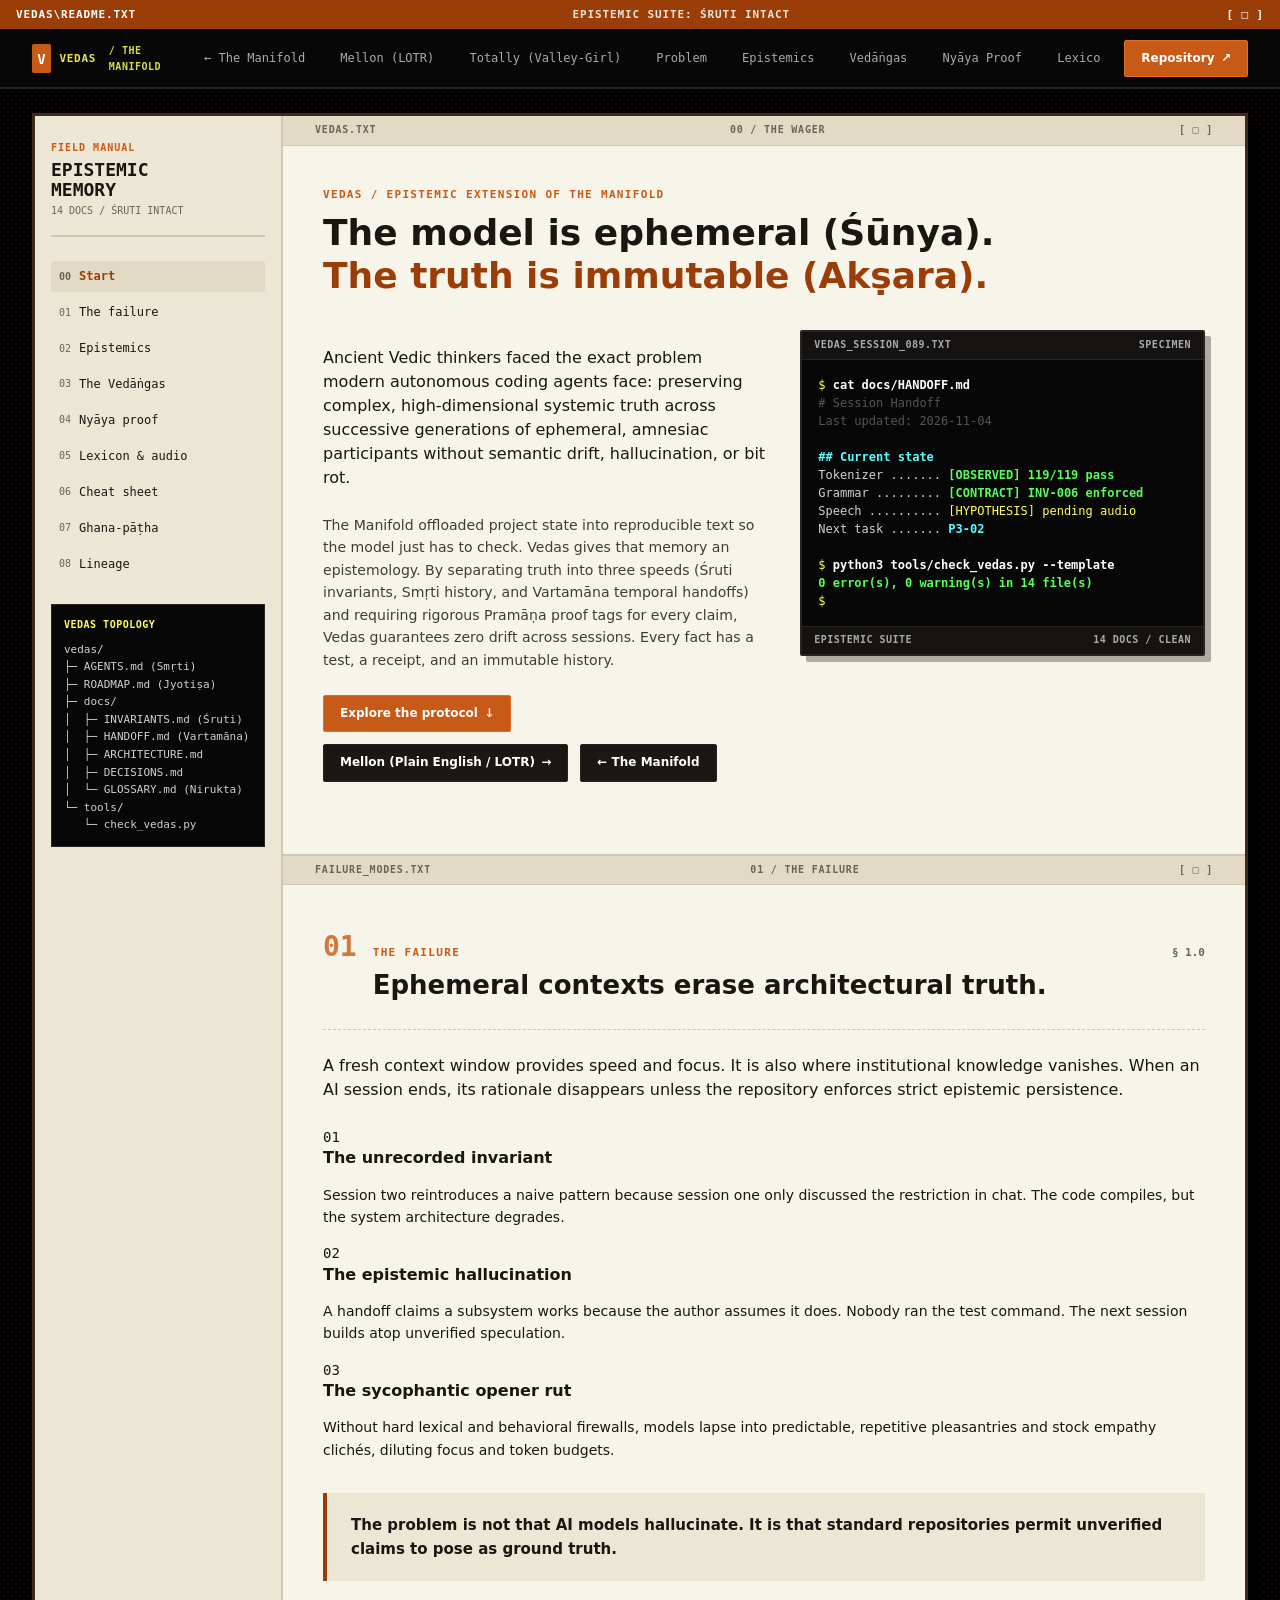
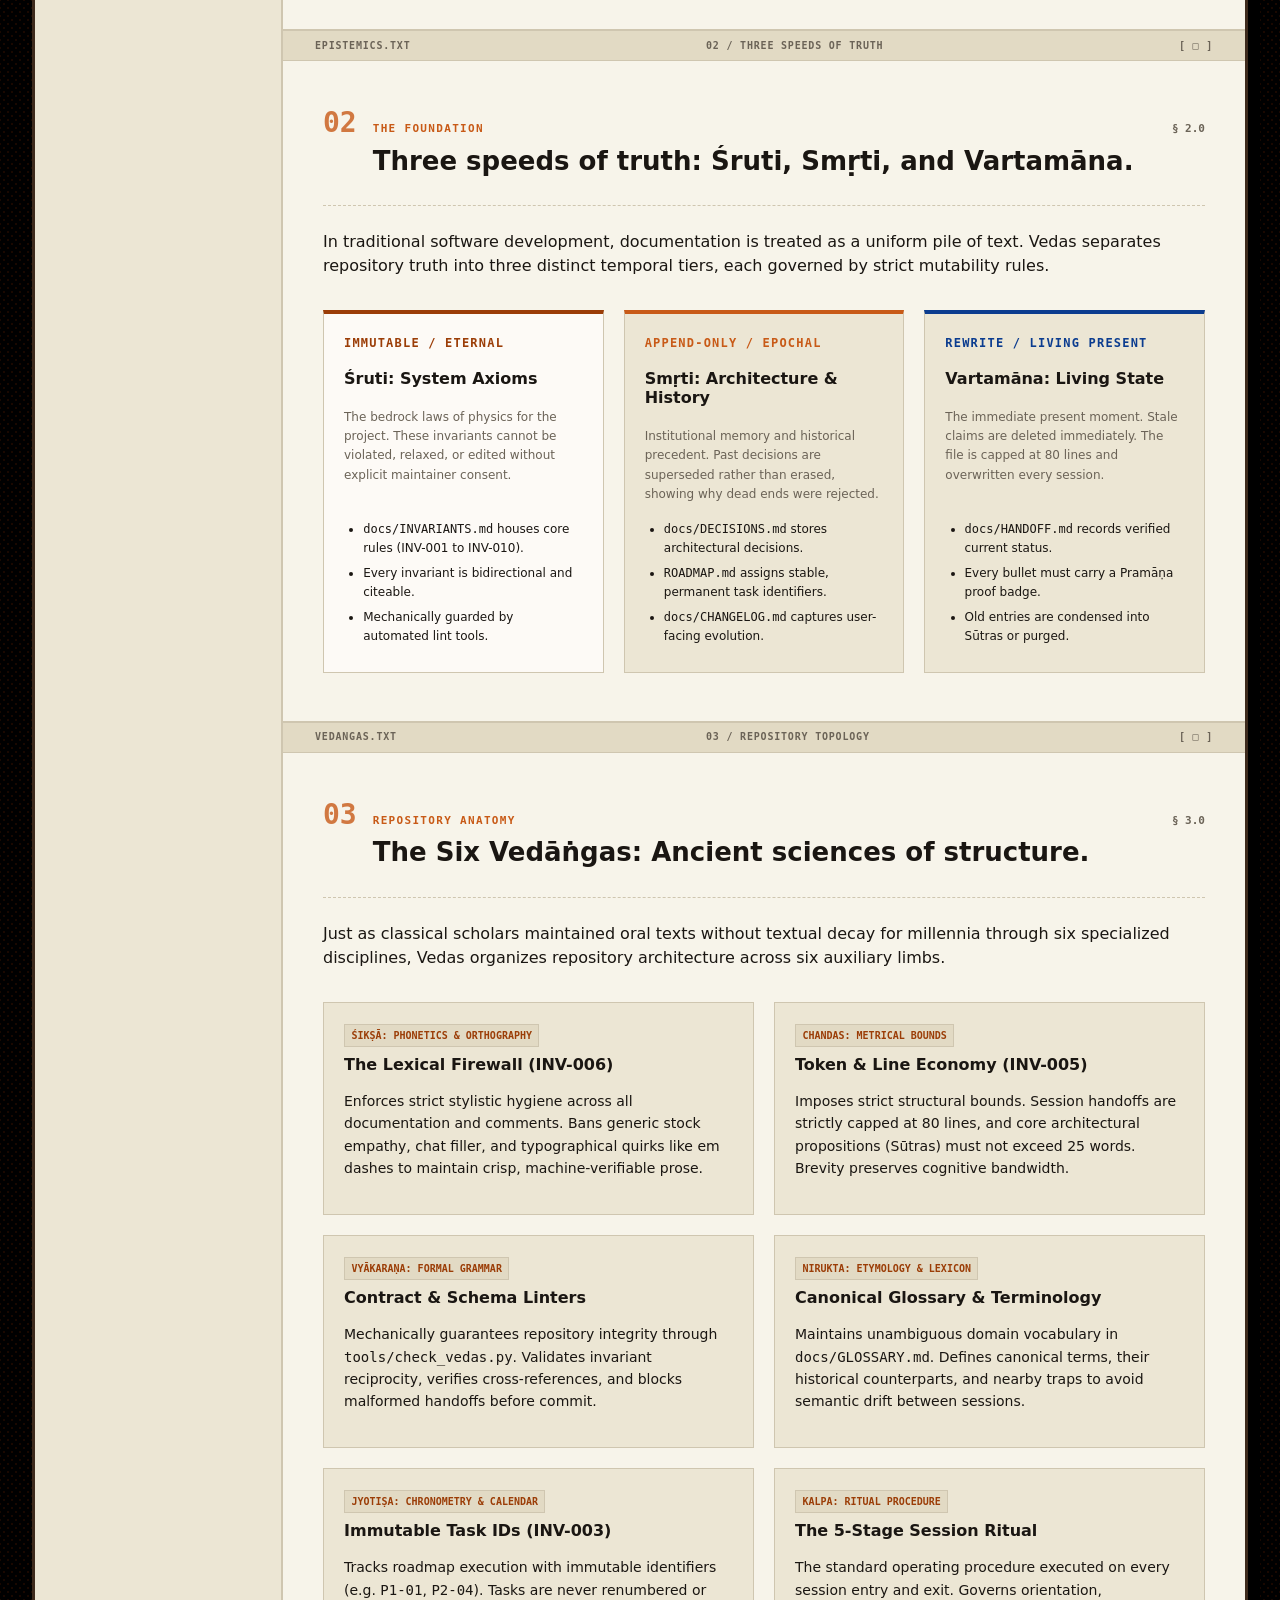
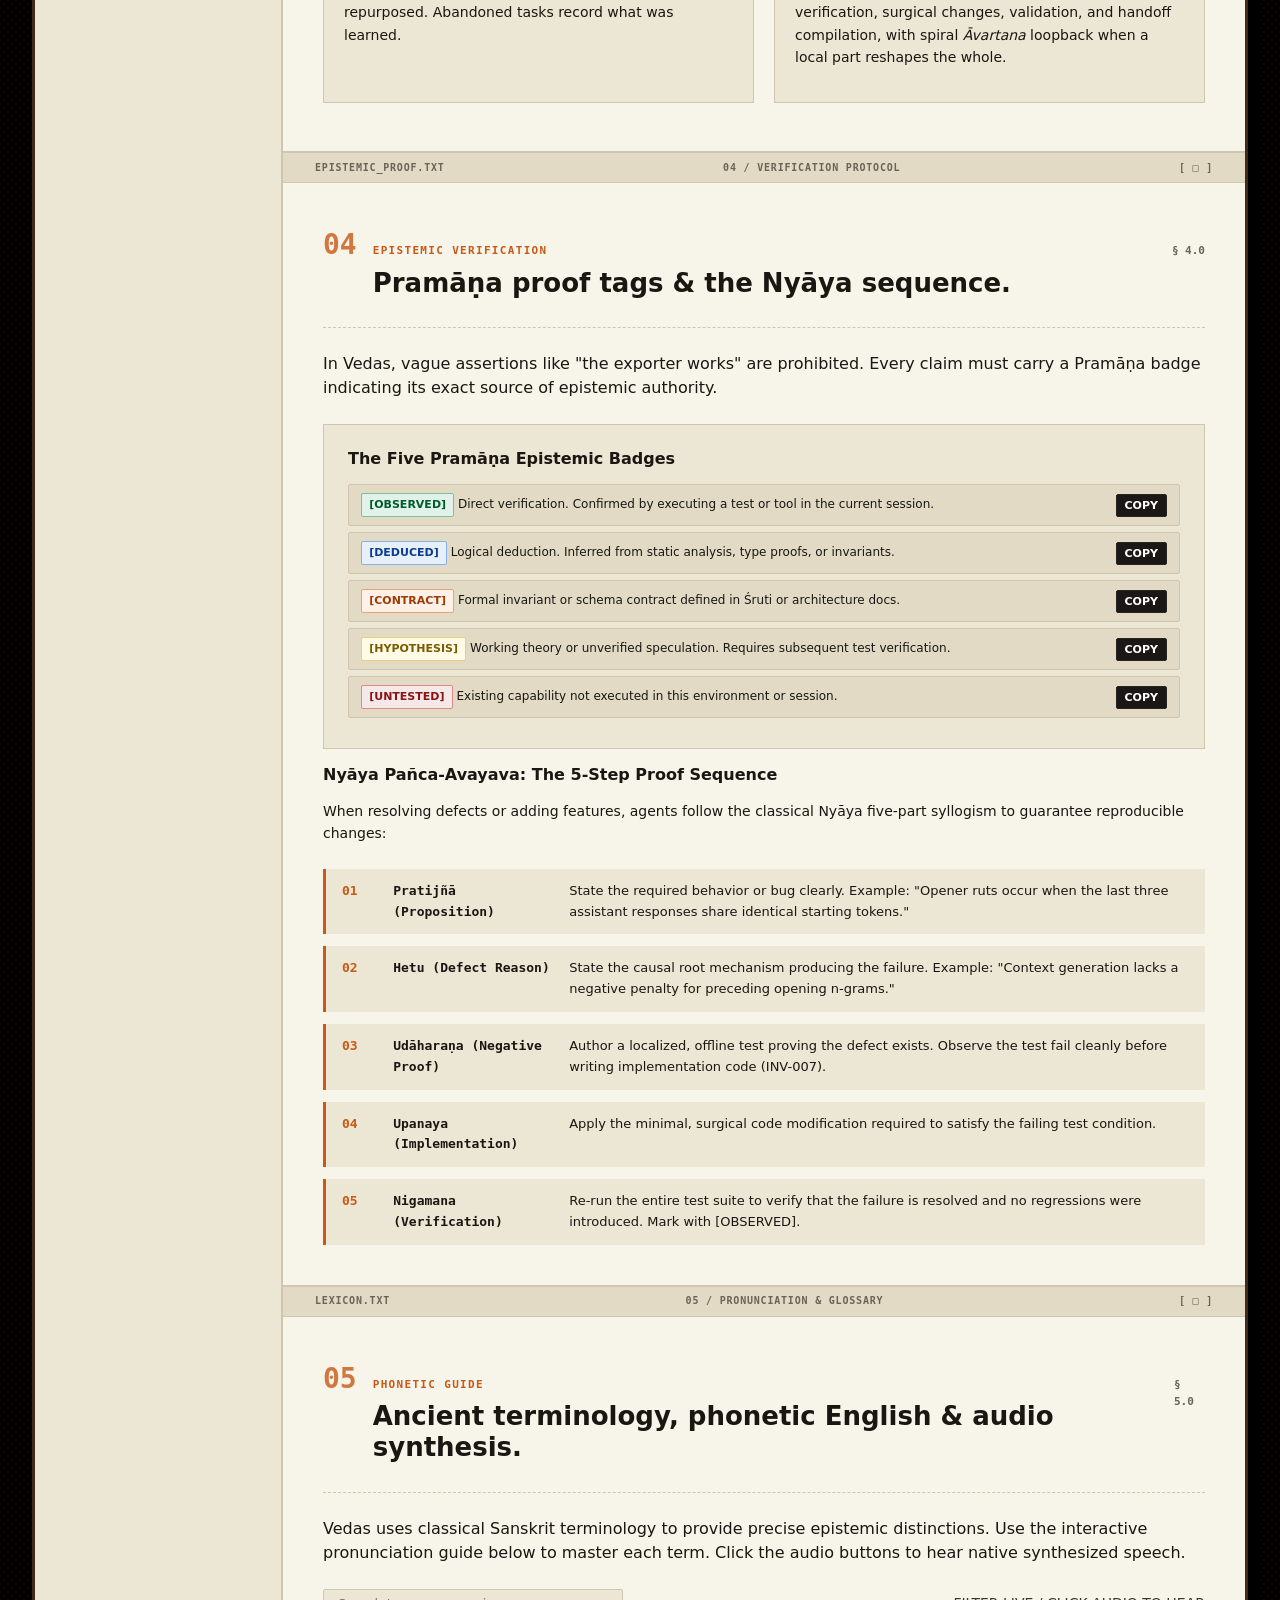
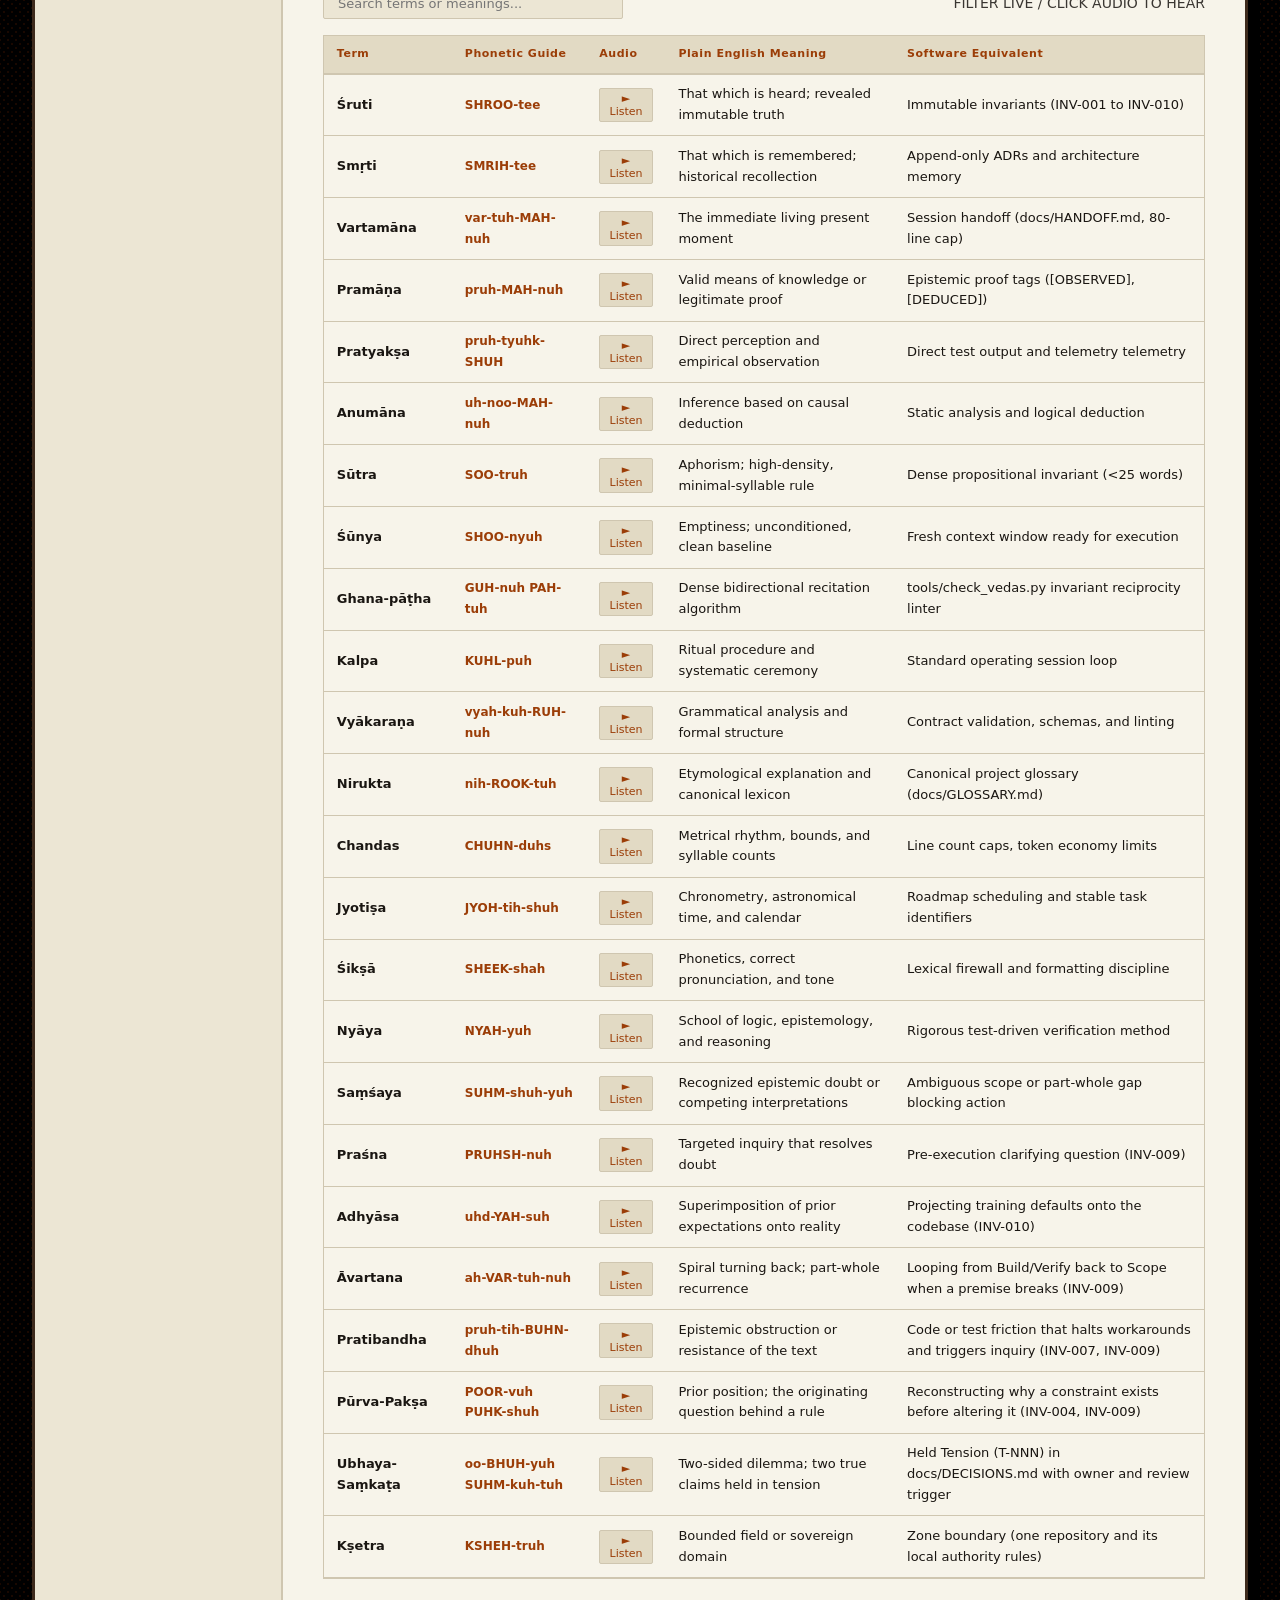
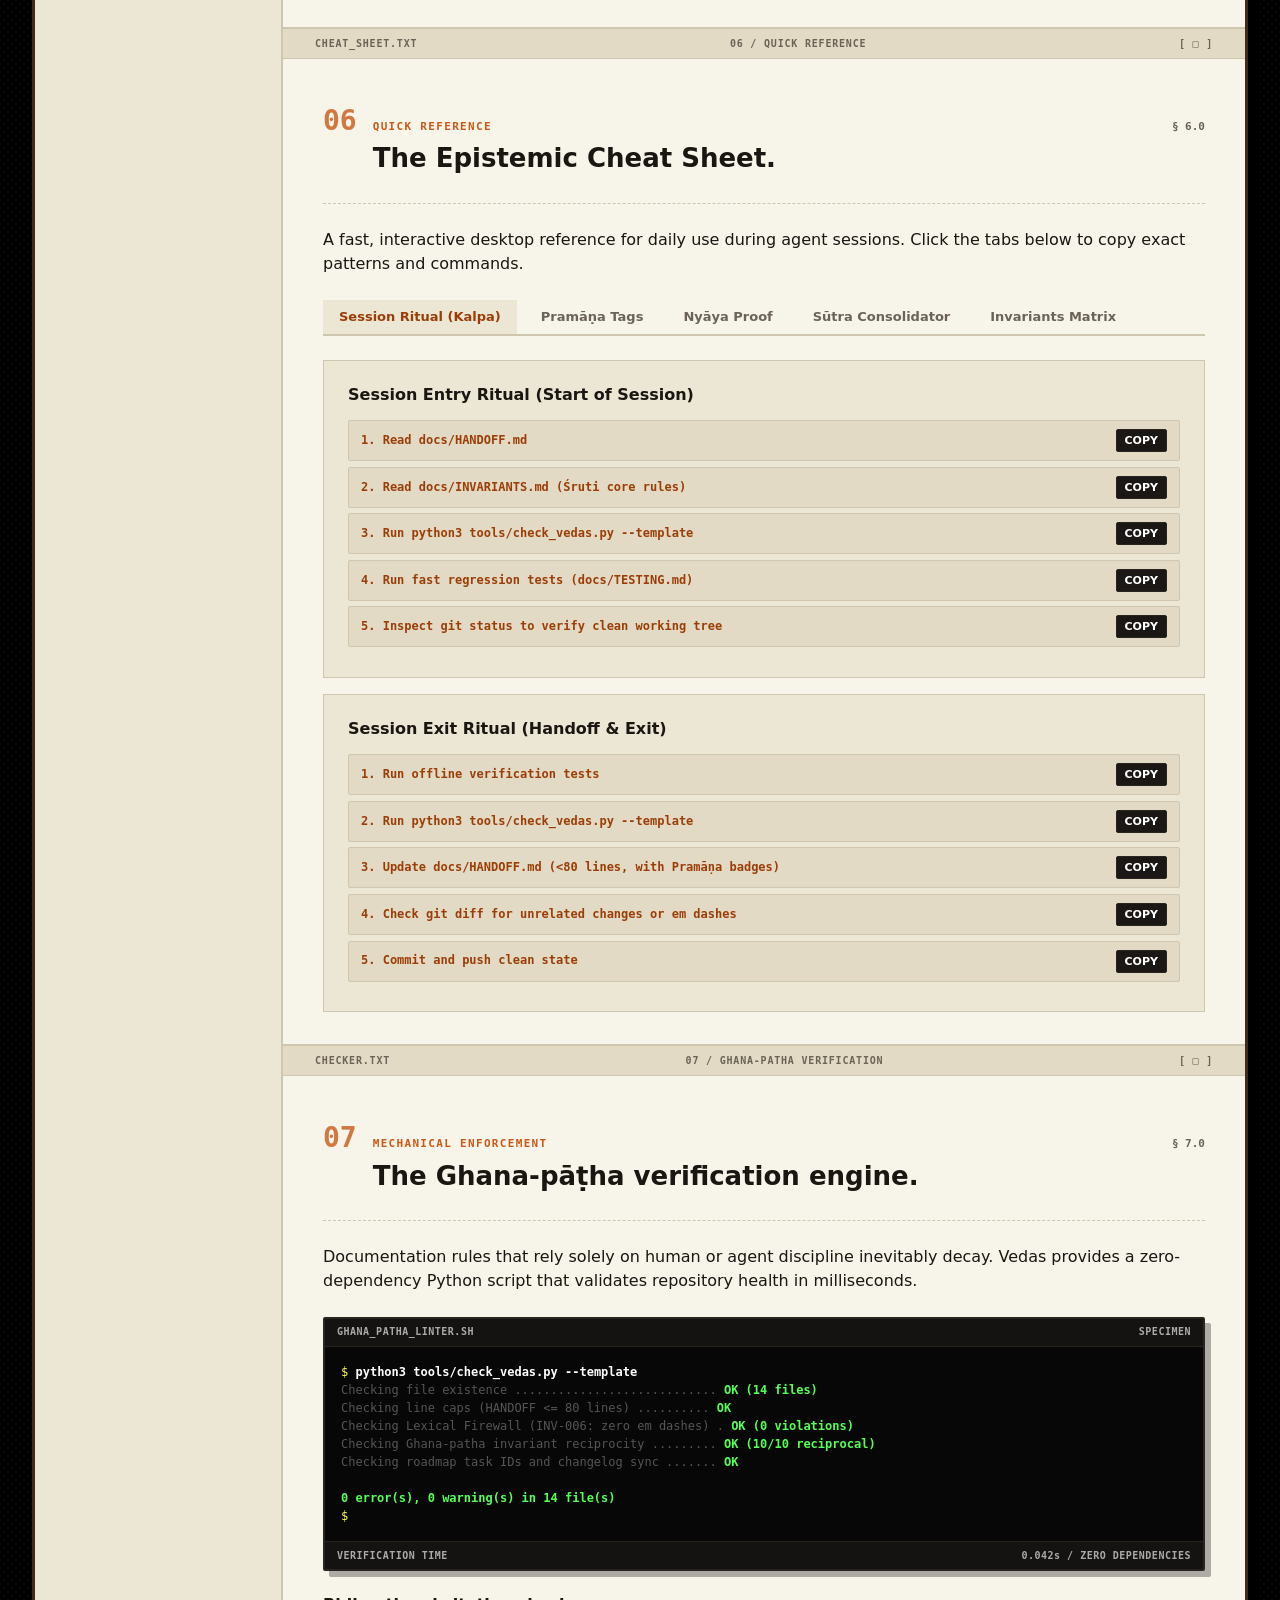
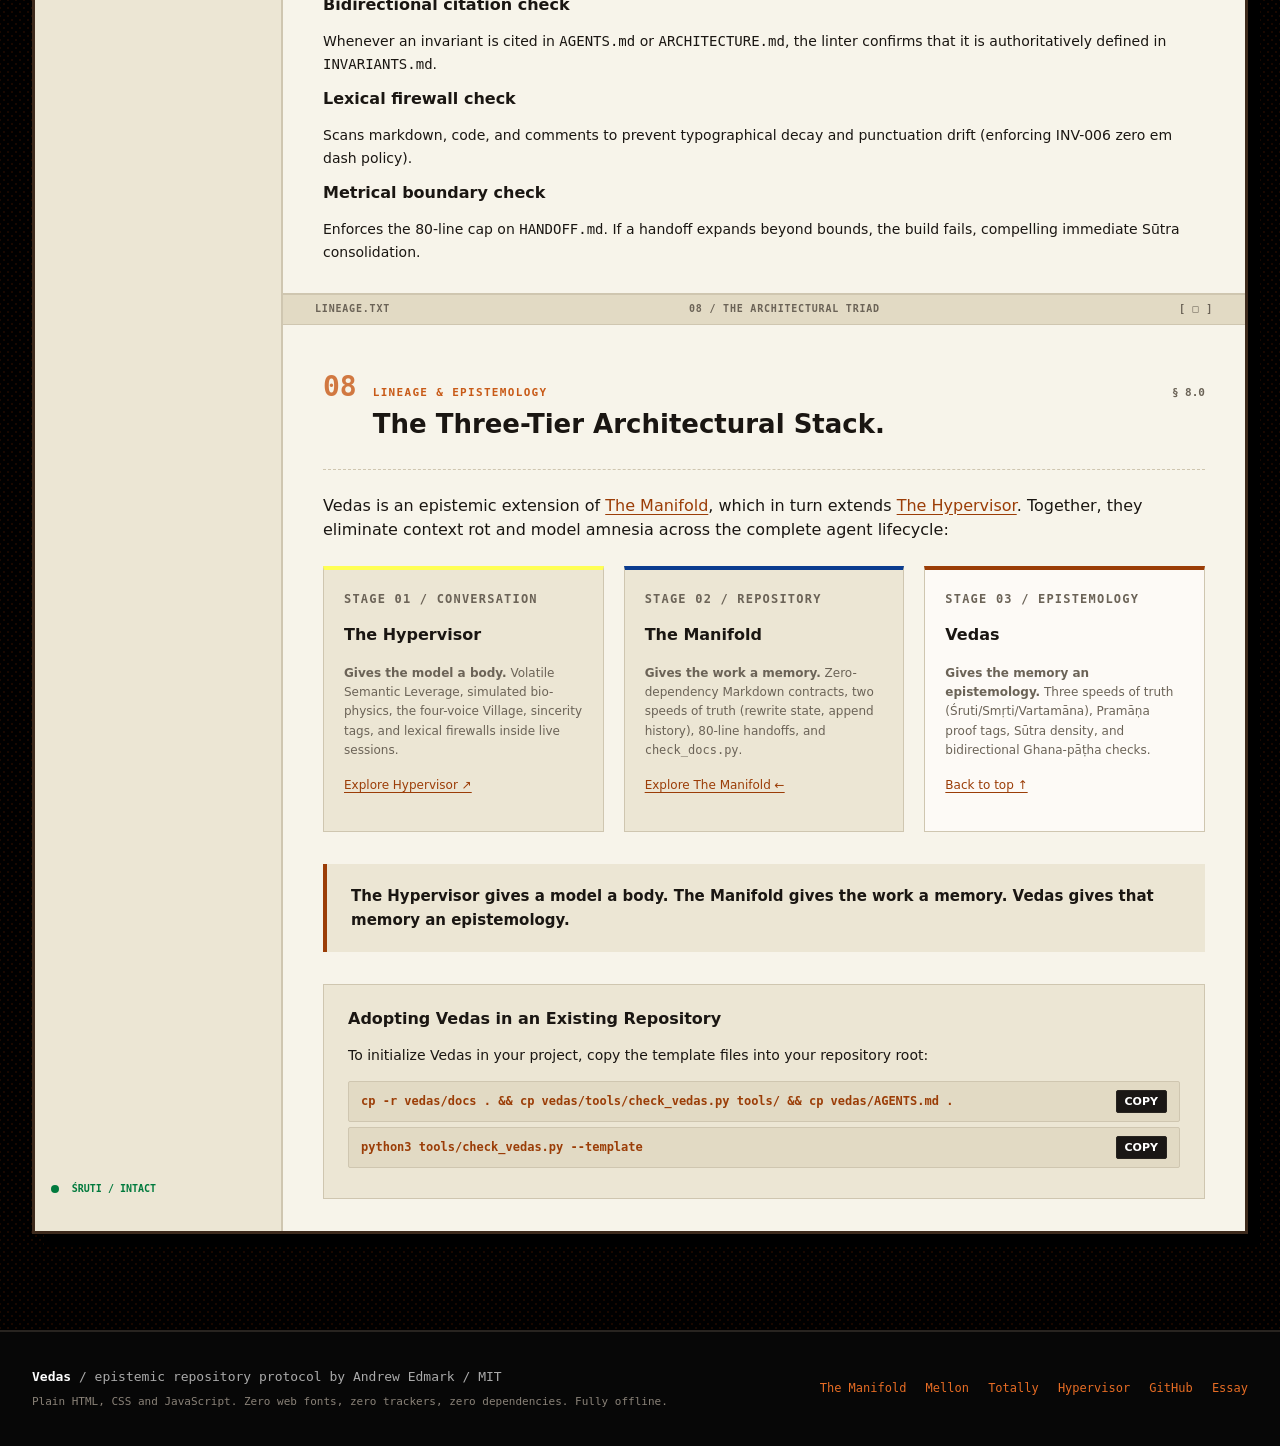
<file: vedas/index.html>
<!DOCTYPE html>
<html lang="en">
<head>
    <meta charset="UTF-8">
    <meta name="viewport" content="width=device-width, initial-scale=1.0">
    <title>Vedas: Epistemic Repository Memory for AI Agents</title>
    <meta name="description" content="Vedas is an epistemic repository framework for AI agents. Grounded in Vedic epistemology, it separates truth into three speeds, enforces Pramāṇa proof tags, and guarantees zero drift across sessions.">
    <meta name="author" content="Andrew Edmark">
    <meta name="theme-color" content="#070707">
    <meta property="og:title" content="Vedas: Epistemic Repository Memory for AI Agents">
    <meta property="og:description" content="The model is ephemeral (Śūnya). The truth is immutable (Akṣara). An epistemic framework for preserving repository invariants and proof across AI agent sessions.">
    <meta property="og:type" content="website">
    <meta name="twitter:card" content="summary">
    <link rel="icon" href="favicon.svg" type="image/svg+xml">
    <link rel="stylesheet" href="site.css">
</head>
<body>

<a class="skip" href="#main">Skip to the field manual</a>

<div class="window-bar">
    <span class="window-name">VEDAS\README.TXT</span>
    <span class="window-meta">EPISTEMIC SUITE: ŚRUTI INTACT</span>
    <span class="window-controls" aria-hidden="true">[ □ ]</span>
</div>

<header class="site-head">
    <div class="wrap head-inner">
        <a class="brand" href="#top" aria-label="Vedas home">
            <span class="brand-mark" aria-hidden="true">V</span>
            <span class="brand-ver">VEDAS</span>
            <span class="brand-parent">/ THE MANIFOLD</span>
        </a>
        <nav class="head-nav" aria-label="Primary navigation">
            <a href="../index.html">← The Manifold</a>
            <a href="../mellon/index.html">Mellon (LOTR)</a>
            <a href="../totally/index.html">Totally (Valley-Girl)</a>
            <a href="#problem">Problem</a>
            <a href="#epistemics">Epistemics</a>
            <a href="#vedangas">Vedāṅgas</a>
            <a href="#nyaya">Nyāya Proof</a>
            <a href="#lexicon">Lexicon</a>
            <a href="#cheatsheet">Cheat Sheet</a>
            <a href="#checker">Checker</a>
            <a href="#lineage">Lineage</a>
        </nav>
        <a class="btn primary head-cta" href="https://github.com/aedmark/the-manifold/tree/main/vedas">Repository <span aria-hidden="true">&nearr;</span></a>
    </div>
</header>

<main id="main" class="desk">
    <div class="sheet">

        <aside class="rail">
            <div class="rail-head">
                <p class="rail-label">FIELD MANUAL</p>
                <p class="rail-title">EPISTEMIC<br>MEMORY</p>
                <p class="rail-meta">14 DOCS / ŚRUTI INTACT</p>
            </div>
            <nav class="rail-nav" aria-label="Contents">
                <a href="#top"><span>00</span> Start</a>
                <a href="#problem"><span>01</span> The failure</a>
                <a href="#epistemics"><span>02</span> Epistemics</a>
                <a href="#vedangas"><span>03</span> The Vedāṅgas</a>
                <a href="#nyaya"><span>04</span> Nyāya proof</a>
                <a href="#lexicon"><span>05</span> Lexicon & audio</a>
                <a href="#cheatsheet"><span>06</span> Cheat sheet</a>
                <a href="#checker"><span>07</span> Ghana-pāṭha</a>
                <a href="#lineage"><span>08</span> Lineage</a>
            </nav>
            <div class="rail-tree" aria-label="Repository topology">
                <p class="tree-label">VEDAS TOPOLOGY</p>
                <pre>vedas/
├─ AGENTS.md (Smṛti)
├─ ROADMAP.md (Jyotiṣa)
├─ docs/
│  ├─ INVARIANTS.md (Śruti)
│  ├─ HANDOFF.md (Vartamāna)
│  ├─ ARCHITECTURE.md
│  ├─ DECISIONS.md
│  └─ GLOSSARY.md (Nirukta)
└─ tools/
   └─ check_vedas.py</pre>
            </div>
            <p class="rail-status"><span aria-hidden="true"></span> ŚRUTI / INTACT</p>
        </aside>

        <div class="paper">

            <!-- Section 00: Hero / The Wager -->
            <section class="chapter hero" id="top" aria-labelledby="hero-title">
                <div class="chapter-cap">
                    <span>VEDAS.TXT</span>
                    <span>00 / THE WAGER</span>
                    <span aria-hidden="true">[ □ ]</span>
                </div>
                <div class="chapter-body">
                    <p class="kicker">VEDAS / EPISTEMIC EXTENSION OF THE MANIFOLD</p>
                    <h1 id="hero-title">The model is ephemeral (Śūnya).<br><span class="hl">The truth is immutable (Akṣara).</span></h1>

                    <div class="hero-grid">
                        <div class="hero-copy">
                            <p class="lede">Ancient Vedic thinkers faced the exact problem modern autonomous coding agents face: preserving complex, high-dimensional systemic truth across successive generations of ephemeral, amnesiac participants without semantic drift, hallucination, or bit rot.</p>
                            <p style="margin-top: .8rem; font-size: .88rem; color: #3b3f34; line-height: 1.6;">The Manifold offloaded project state into reproducible text so the model just has to check. Vedas gives that memory an epistemology. By separating truth into three speeds (Śruti invariants, Smṛti history, and Vartamāna temporal handoffs) and requiring rigorous Pramāṇa proof tags for every claim, Vedas guarantees zero drift across sessions. Every fact has a test, a receipt, and an immutable history.</p>
                            <div class="actions">
                                <a class="btn primary" href="#epistemics">Explore the protocol <span aria-hidden="true">&darr;</span></a>
                                <a class="btn" href="../mellon/index.html">Mellon (Plain English / LOTR) <span aria-hidden="true">&rarr;</span></a>
                                <a class="btn" href="../index.html">← The Manifold</a>
                            </div>
                        </div>

                        <div class="hero-side">
                            <div class="terminal" aria-label="Specimen session handoff and Ghana-patha checker output">
                                <div class="terminal-bar"><span>VEDAS_SESSION_089.TXT</span><span>SPECIMEN</span></div>
                                <div class="terminal-body">
<pre><span class="t-prompt">$</span> <span class="t-cmd">cat docs/HANDOFF.md</span>
<span class="t-dim"># Session Handoff</span>
<span class="t-dim">Last updated: 2026-11-04</span>

<span class="t-cyan">## Current state</span>
Tokenizer ....... <span class="t-ok">[OBSERVED] 119/119 pass</span>
Grammar ......... <span class="t-ok">[CONTRACT] INV-006 enforced</span>
Speech .......... <span class="t-warn">[HYPOTHESIS] pending audio</span>
Next task ....... <span class="t-cyan">P3-02</span>

<span class="t-prompt">$</span> <span class="t-cmd">python3 tools/check_vedas.py --template</span>
<span class="t-ok">0 error(s), 0 warning(s) in 14 file(s)</span>
<span class="t-prompt">$</span> <span class="t-cursor" aria-hidden="true"></span></pre>
                                </div>
                                <div class="terminal-foot"><span>EPISTEMIC SUITE</span><span>14 DOCS / CLEAN</span></div>
                            </div>
                        </div>
                    </div>
                </div>
            </section>

            <!-- Section 01: The Problem -->
            <section class="chapter" id="problem" aria-labelledby="problem-title">
                <div class="chapter-cap">
                    <span>FAILURE_MODES.TXT</span>
                    <span>01 / THE FAILURE</span>
                    <span aria-hidden="true">[ &#9633; ]</span>
                </div>
                <div class="chapter-body">
                    <div class="sec-head">
                        <span class="sec-num" aria-hidden="true">01</span>
                        <div>
                            <p class="kicker">THE FAILURE</p>
                            <h2 id="problem-title">Ephemeral contexts erase architectural truth.</h2>
                        </div>
                        <span class="sec-ref">&sect; 1.0</span>
                    </div>
                    <p class="lede">A fresh context window provides speed and focus. It is also where institutional knowledge vanishes. When an AI session ends, its rationale disappears unless the repository enforces strict epistemic persistence.</p>

                    <div class="failure-grid">
                        <article class="failure">
                            <span class="failure-num" aria-hidden="true">01</span>
                            <h3>The unrecorded invariant</h3>
                            <p>Session two reintroduces a naive pattern because session one only discussed the restriction in chat. The code compiles, but the system architecture degrades.</p>
                        </article>
                        <article class="failure">
                            <span class="failure-num" aria-hidden="true">02</span>
                            <h3>The epistemic hallucination</h3>
                            <p>A handoff claims a subsystem works because the author assumes it does. Nobody ran the test command. The next session builds atop unverified speculation.</p>
                        </article>
                        <article class="failure">
                            <span class="failure-num" aria-hidden="true">03</span>
                            <h3>The sycophantic opener rut</h3>
                            <p>Without hard lexical and behavioral firewalls, models lapse into predictable, repetitive pleasantries and stock empathy clichés, diluting focus and token budgets.</p>
                        </article>
                    </div>

                    <blockquote class="pull">
                        <p>The problem is not that AI models hallucinate. It is that standard repositories permit unverified claims to pose as ground truth.</p>
                    </blockquote>
                </div>
            </section>

            <!-- Section 02: Epistemics -->
            <section class="chapter" id="epistemics" aria-labelledby="epistemics-title">
                <div class="chapter-cap">
                    <span>EPISTEMICS.TXT</span>
                    <span>02 / THREE SPEEDS OF TRUTH</span>
                    <span aria-hidden="true">[ &#9633; ]</span>
                </div>
                <div class="chapter-body">
                    <div class="sec-head">
                        <span class="sec-num" aria-hidden="true">02</span>
                        <div>
                            <p class="kicker">THE FOUNDATION</p>
                            <h2 id="epistemics-title">Three speeds of truth: Śruti, Smṛti, and Vartamāna.</h2>
                        </div>
                        <span class="sec-ref">&sect; 2.0</span>
                    </div>
                    <p class="lede">In traditional software development, documentation is treated as a uniform pile of text. Vedas separates repository truth into three distinct temporal tiers, each governed by strict mutability rules.</p>

                    <div class="speed-grid">
                        <article class="speed-card sruti">
                            <p class="card-label">IMMUTABLE / ETERNAL</p>
                            <h3>Śruti: System Axioms</h3>
                            <p>The bedrock laws of physics for the project. These invariants cannot be violated, relaxed, or edited without explicit maintainer consent.</p>
                            <ul>
                                <li><code>docs/INVARIANTS.md</code> houses core rules (INV-001 to INV-010).</li>
                                <li>Every invariant is bidirectional and citeable.</li>
                                <li>Mechanically guarded by automated lint tools.</li>
                            </ul>
                        </article>

                        <article class="speed-card smrti">
                            <p class="card-label">APPEND-ONLY / EPOCHAL</p>
                            <h3>Smṛti: Architecture & History</h3>
                            <p>Institutional memory and historical precedent. Past decisions are superseded rather than erased, showing why dead ends were rejected.</p>
                            <ul>
                                <li><code>docs/DECISIONS.md</code> stores architectural decisions.</li>
                                <li><code>ROADMAP.md</code> assigns stable, permanent task identifiers.</li>
                                <li><code>docs/CHANGELOG.md</code> captures user-facing evolution.</li>
                            </ul>
                        </article>

                        <article class="speed-card vartamana">
                            <p class="card-label">REWRITE / LIVING PRESENT</p>
                            <h3>Vartamāna: Living State</h3>
                            <p>The immediate present moment. Stale claims are deleted immediately. The file is capped at 80 lines and overwritten every session.</p>
                            <ul>
                                <li><code>docs/HANDOFF.md</code> records verified current status.</li>
                                <li>Every bullet must carry a Pramāṇa proof badge.</li>
                                <li>Old entries are condensed into Sūtras or purged.</li>
                            </ul>
                        </article>
                    </div>
                </div>
            </section>

            <!-- Section 03: The Six Vedangas -->
            <section class="chapter" id="vedangas" aria-labelledby="vedangas-title">
                <div class="chapter-cap">
                    <span>VEDANGAS.TXT</span>
                    <span>03 / REPOSITORY TOPOLOGY</span>
                    <span aria-hidden="true">[ &#9633; ]</span>
                </div>
                <div class="chapter-body">
                    <div class="sec-head">
                        <span class="sec-num" aria-hidden="true">03</span>
                        <div>
                            <p class="kicker">REPOSITORY ANATOMY</p>
                            <h2 id="vedangas-title">The Six Vedāṅgas: Ancient sciences of structure.</h2>
                        </div>
                        <span class="sec-ref">&sect; 3.0</span>
                    </div>
                    <p class="lede">Just as classical scholars maintained oral texts without textual decay for millennia through six specialized disciplines, Vedas organizes repository architecture across six auxiliary limbs.</p>

                    <div class="vedanga-grid">
                        <article class="vedanga-card">
                            <span class="vedanga-tag">ŚIKṢĀ: PHONETICS & ORTHOGRAPHY</span>
                            <h3>The Lexical Firewall (INV-006)</h3>
                            <p>Enforces strict stylistic hygiene across all documentation and comments. Bans generic stock empathy, chat filler, and typographical quirks like em dashes to maintain crisp, machine-verifiable prose.</p>
                        </article>

                        <article class="vedanga-card">
                            <span class="vedanga-tag">CHANDAS: METRICAL BOUNDS</span>
                            <h3>Token & Line Economy (INV-005)</h3>
                            <p>Imposes strict structural bounds. Session handoffs are strictly capped at 80 lines, and core architectural propositions (Sūtras) must not exceed 25 words. Brevity preserves cognitive bandwidth.</p>
                        </article>

                        <article class="vedanga-card">
                            <span class="vedanga-tag">VYĀKARAṆA: FORMAL GRAMMAR</span>
                            <h3>Contract & Schema Linters</h3>
                            <p>Mechanically guarantees repository integrity through <code>tools/check_vedas.py</code>. Validates invariant reciprocity, verifies cross-references, and blocks malformed handoffs before commit.</p>
                        </article>

                        <article class="vedanga-card">
                            <span class="vedanga-tag">NIRUKTA: ETYMOLOGY & LEXICON</span>
                            <h3>Canonical Glossary & Terminology</h3>
                            <p>Maintains unambiguous domain vocabulary in <code>docs/GLOSSARY.md</code>. Defines canonical terms, their historical counterparts, and nearby traps to avoid semantic drift between sessions.</p>
                        </article>

                        <article class="vedanga-card">
                            <span class="vedanga-tag">JYOTIṢA: CHRONOMETRY & CALENDAR</span>
                            <h3>Immutable Task IDs (INV-003)</h3>
                            <p>Tracks roadmap execution with immutable identifiers (e.g. <code>P1-01</code>, <code>P2-04</code>). Tasks are never renumbered or repurposed. Abandoned tasks record what was learned.</p>
                        </article>

                        <article class="vedanga-card">
                            <span class="vedanga-tag">KALPA: RITUAL PROCEDURE</span>
                            <h3>The 5-Stage Session Ritual</h3>
                            <p>The standard operating procedure executed on every session entry and exit. Governs orientation, verification, surgical changes, validation, and handoff compilation, with spiral <em>Āvartana</em> loopback when a local part reshapes the whole.</p>
                        </article>
                    </div>
                </div>
            </section>

            <!-- Section 04: Nyaya Proof & Pramana System -->
            <section class="chapter" id="nyaya" aria-labelledby="nyaya-title">
                <div class="chapter-cap">
                    <span>EPISTEMIC_PROOF.TXT</span>
                    <span>04 / VERIFICATION PROTOCOL</span>
                    <span aria-hidden="true">[ &#9633; ]</span>
                </div>
                <div class="chapter-body">
                    <div class="sec-head">
                        <span class="sec-num" aria-hidden="true">04</span>
                        <div>
                            <p class="kicker">EPISTEMIC VERIFICATION</p>
                            <h2 id="nyaya-title">Pramāṇa proof tags & the Nyāya sequence.</h2>
                        </div>
                        <span class="sec-ref">&sect; 4.0</span>
                    </div>
                    <p class="lede">In Vedas, vague assertions like "the exporter works" are prohibited. Every claim must carry a Pramāṇa badge indicating its exact source of epistemic authority.</p>

                    <div class="cheat-card">
                        <h3>The Five Pramāṇa Epistemic Badges</h3>
                        <div class="copy-row">
                            <span><span class="pramana-tag observed">[OBSERVED]</span> Direct verification. Confirmed by executing a test or tool in the current session.</span>
                            <button class="btn small copy-btn" data-copy="[OBSERVED]">COPY</button>
                        </div>
                        <div class="copy-row">
                            <span><span class="pramana-tag deduced">[DEDUCED]</span> Logical deduction. Inferred from static analysis, type proofs, or invariants.</span>
                            <button class="btn small copy-btn" data-copy="[DEDUCED]">COPY</button>
                        </div>
                        <div class="copy-row">
                            <span><span class="pramana-tag contract">[CONTRACT]</span> Formal invariant or schema contract defined in Śruti or architecture docs.</span>
                            <button class="btn small copy-btn" data-copy="[CONTRACT]">COPY</button>
                        </div>
                        <div class="copy-row">
                            <span><span class="pramana-tag hypothesis">[HYPOTHESIS]</span> Working theory or unverified speculation. Requires subsequent test verification.</span>
                            <button class="btn small copy-btn" data-copy="[HYPOTHESIS]">COPY</button>
                        </div>
                        <div class="copy-row">
                            <span><span class="pramana-tag untested">[UNTESTED]</span> Existing capability not executed in this environment or session.</span>
                            <button class="btn small copy-btn" data-copy="[UNTESTED]">COPY</button>
                        </div>
                    </div>

                    <h3>Nyāya Pañca-Avayava: The 5-Step Proof Sequence</h3>
                    <p>When resolving defects or adding features, agents follow the classical Nyāya five-part syllogism to guarantee reproducible changes:</p>

                    <div class="nyaya-steps">
                        <div class="nyaya-step">
                            <span class="nyaya-num">01</span>
                            <span class="nyaya-term">Pratijñā (Proposition)</span>
                            <span>State the required behavior or bug clearly. Example: "Opener ruts occur when the last three assistant responses share identical starting tokens."</span>
                        </div>
                        <div class="nyaya-step">
                            <span class="nyaya-num">02</span>
                            <span class="nyaya-term">Hetu (Defect Reason)</span>
                            <span>State the causal root mechanism producing the failure. Example: "Context generation lacks a negative penalty for preceding opening n-grams."</span>
                        </div>
                        <div class="nyaya-step">
                            <span class="nyaya-num">03</span>
                            <span class="nyaya-term">Udāharaṇa (Negative Proof)</span>
                            <span>Author a localized, offline test proving the defect exists. Observe the test fail cleanly before writing implementation code (INV-007).</span>
                        </div>
                        <div class="nyaya-step">
                            <span class="nyaya-num">04</span>
                            <span class="nyaya-term">Upanaya (Implementation)</span>
                            <span>Apply the minimal, surgical code modification required to satisfy the failing test condition.</span>
                        </div>
                        <div class="nyaya-step">
                            <span class="nyaya-num">05</span>
                            <span class="nyaya-term">Nigamana (Verification)</span>
                            <span>Re-run the entire test suite to verify that the failure is resolved and no regressions were introduced. Mark with [OBSERVED].</span>
                        </div>
                    </div>
                </div>
            </section>

            <!-- Section 05: Pronunciation Guide & Ancient Lexicon -->
            <section class="chapter" id="lexicon" aria-labelledby="lexicon-title">
                <div class="chapter-cap">
                    <span>LEXICON.TXT</span>
                    <span>05 / PRONUNCIATION & GLOSSARY</span>
                    <span aria-hidden="true">[ &#9633; ]</span>
                </div>
                <div class="chapter-body">
                    <div class="sec-head">
                        <span class="sec-num" aria-hidden="true">05</span>
                        <div>
                            <p class="kicker">PHONETIC GUIDE</p>
                            <h2 id="lexicon-title">Ancient terminology, phonetic English & audio synthesis.</h2>
                        </div>
                        <span class="sec-ref">&sect; 5.0</span>
                    </div>
                    <p class="lede">Vedas uses classical Sanskrit terminology to provide precise epistemic distinctions. Use the interactive pronunciation guide below to master each term. Click the audio buttons to hear native synthesized speech.</p>

                    <div class="lexicon-controls">
                        <div class="search-box">
                            <input type="text" id="lexicon-search" placeholder="Search terms or meanings..." aria-label="Search terms">
                        </div>
                        <span class="window-meta">FILTER LIVE / CLICK AUDIO TO HEAR</span>
                    </div>

                    <div class="lex-table-wrap">
                        <table class="lex-table" id="lexicon-table">
                            <thead>
                                <tr>
                                    <th>Term</th>
                                    <th>Phonetic Guide</th>
                                    <th>Audio</th>
                                    <th>Plain English Meaning</th>
                                    <th>Software Equivalent</th>
                                </tr>
                            </thead>
                            <tbody>
                                <tr>
                                    <td><strong>Śruti</strong></td>
                                    <td><span class="phonetic">SHROO-tee</span></td>
                                    <td><button class="audio-btn" data-pronounce="SHROO-tee" aria-label="Listen to Sruti">&#9658; Listen</button></td>
                                    <td>That which is heard; revealed immutable truth</td>
                                    <td>Immutable invariants (INV-001 to INV-010)</td>
                                </tr>
                                <tr>
                                    <td><strong>Smṛti</strong></td>
                                    <td><span class="phonetic">SMRIH-tee</span></td>
                                    <td><button class="audio-btn" data-pronounce="SMRIH-tee" aria-label="Listen to Smrti">&#9658; Listen</button></td>
                                    <td>That which is remembered; historical recollection</td>
                                    <td>Append-only ADRs and architecture memory</td>
                                </tr>
                                <tr>
                                    <td><strong>Vartamāna</strong></td>
                                    <td><span class="phonetic">var-tuh-MAH-nuh</span></td>
                                    <td><button class="audio-btn" data-pronounce="var-tuh-MAH-nuh" aria-label="Listen to Vartamana">&#9658; Listen</button></td>
                                    <td>The immediate living present moment</td>
                                    <td>Session handoff (docs/HANDOFF.md, 80-line cap)</td>
                                </tr>
                                <tr>
                                    <td><strong>Pramāṇa</strong></td>
                                    <td><span class="phonetic">pruh-MAH-nuh</span></td>
                                    <td><button class="audio-btn" data-pronounce="pruh-MAH-nuh" aria-label="Listen to Pramana">&#9658; Listen</button></td>
                                    <td>Valid means of knowledge or legitimate proof</td>
                                    <td>Epistemic proof tags ([OBSERVED], [DEDUCED])</td>
                                </tr>
                                <tr>
                                    <td><strong>Pratyakṣa</strong></td>
                                    <td><span class="phonetic">pruh-tyuhk-SHUH</span></td>
                                    <td><button class="audio-btn" data-pronounce="pruh-tyuhk-SHUH" aria-label="Listen to Pratyaksa">&#9658; Listen</button></td>
                                    <td>Direct perception and empirical observation</td>
                                    <td>Direct test output and telemetry telemetry</td>
                                </tr>
                                <tr>
                                    <td><strong>Anumāna</strong></td>
                                    <td><span class="phonetic">uh-noo-MAH-nuh</span></td>
                                    <td><button class="audio-btn" data-pronounce="uh-noo-MAH-nuh" aria-label="Listen to Anumana">&#9658; Listen</button></td>
                                    <td>Inference based on causal deduction</td>
                                    <td>Static analysis and logical deduction</td>
                                </tr>
                                <tr>
                                    <td><strong>Sūtra</strong></td>
                                    <td><span class="phonetic">SOO-truh</span></td>
                                    <td><button class="audio-btn" data-pronounce="SOO-truh" aria-label="Listen to Sutra">&#9658; Listen</button></td>
                                    <td>Aphorism; high-density, minimal-syllable rule</td>
                                    <td>Dense propositional invariant (&lt;25 words)</td>
                                </tr>
                                <tr>
                                    <td><strong>Śūnya</strong></td>
                                    <td><span class="phonetic">SHOO-nyuh</span></td>
                                    <td><button class="audio-btn" data-pronounce="SHOO-nyuh" aria-label="Listen to Sunya">&#9658; Listen</button></td>
                                    <td>Emptiness; unconditioned, clean baseline</td>
                                    <td>Fresh context window ready for execution</td>
                                </tr>
                                <tr>
                                    <td><strong>Ghana-pāṭha</strong></td>
                                    <td><span class="phonetic">GUH-nuh PAH-tuh</span></td>
                                    <td><button class="audio-btn" data-pronounce="GUH-nuh PAH-tuh" aria-label="Listen to Ghana patha">&#9658; Listen</button></td>
                                    <td>Dense bidirectional recitation algorithm</td>
                                    <td>tools/check_vedas.py invariant reciprocity linter</td>
                                </tr>
                                <tr>
                                    <td><strong>Kalpa</strong></td>
                                    <td><span class="phonetic">KUHL-puh</span></td>
                                    <td><button class="audio-btn" data-pronounce="KUHL-puh" aria-label="Listen to Kalpa">&#9658; Listen</button></td>
                                    <td>Ritual procedure and systematic ceremony</td>
                                    <td>Standard operating session loop</td>
                                </tr>
                                <tr>
                                    <td><strong>Vyākaraṇa</strong></td>
                                    <td><span class="phonetic">vyah-kuh-RUH-nuh</span></td>
                                    <td><button class="audio-btn" data-pronounce="vyah-kuh-RUH-nuh" aria-label="Listen to Vyakarana">&#9658; Listen</button></td>
                                    <td>Grammatical analysis and formal structure</td>
                                    <td>Contract validation, schemas, and linting</td>
                                </tr>
                                <tr>
                                    <td><strong>Nirukta</strong></td>
                                    <td><span class="phonetic">nih-ROOK-tuh</span></td>
                                    <td><button class="audio-btn" data-pronounce="nih-ROOK-tuh" aria-label="Listen to Nirukta">&#9658; Listen</button></td>
                                    <td>Etymological explanation and canonical lexicon</td>
                                    <td>Canonical project glossary (docs/GLOSSARY.md)</td>
                                </tr>
                                <tr>
                                    <td><strong>Chandas</strong></td>
                                    <td><span class="phonetic">CHUHN-duhs</span></td>
                                    <td><button class="audio-btn" data-pronounce="CHUHN-duhs" aria-label="Listen to Chandas">&#9658; Listen</button></td>
                                    <td>Metrical rhythm, bounds, and syllable counts</td>
                                    <td>Line count caps, token economy limits</td>
                                </tr>
                                <tr>
                                    <td><strong>Jyotiṣa</strong></td>
                                    <td><span class="phonetic">JYOH-tih-shuh</span></td>
                                    <td><button class="audio-btn" data-pronounce="JYOH-tih-shuh" aria-label="Listen to Jyotisa">&#9658; Listen</button></td>
                                    <td>Chronometry, astronomical time, and calendar</td>
                                    <td>Roadmap scheduling and stable task identifiers</td>
                                </tr>
                                <tr>
                                    <td><strong>Śikṣā</strong></td>
                                    <td><span class="phonetic">SHEEK-shah</span></td>
                                    <td><button class="audio-btn" data-pronounce="SHEEK-shah" aria-label="Listen to Siksa">&#9658; Listen</button></td>
                                    <td>Phonetics, correct pronunciation, and tone</td>
                                    <td>Lexical firewall and formatting discipline</td>
                                </tr>
                                <tr>
                                    <td><strong>Nyāya</strong></td>
                                    <td><span class="phonetic">NYAH-yuh</span></td>
                                    <td><button class="audio-btn" data-pronounce="NYAH-yuh" aria-label="Listen to Nyaya">&#9658; Listen</button></td>
                                    <td>School of logic, epistemology, and reasoning</td>
                                    <td>Rigorous test-driven verification method</td>
                                </tr>
                                <tr>
                                    <td><strong>Saṃśaya</strong></td>
                                    <td><span class="phonetic">SUHM-shuh-yuh</span></td>
                                    <td><button class="audio-btn" data-pronounce="SUHM-shuh-yuh" aria-label="Listen to Samsaya">&#9658; Listen</button></td>
                                    <td>Recognized epistemic doubt or competing interpretations</td>
                                    <td>Ambiguous scope or part-whole gap blocking action</td>
                                </tr>
                                <tr>
                                    <td><strong>Praśna</strong></td>
                                    <td><span class="phonetic">PRUHSH-nuh</span></td>
                                    <td><button class="audio-btn" data-pronounce="PRUHSH-nuh" aria-label="Listen to Prasna">&#9658; Listen</button></td>
                                    <td>Targeted inquiry that resolves doubt</td>
                                    <td>Pre-execution clarifying question (INV-009)</td>
                                </tr>
                                <tr>
                                    <td><strong>Adhyāsa</strong></td>
                                    <td><span class="phonetic">uhd-YAH-suh</span></td>
                                    <td><button class="audio-btn" data-pronounce="uhd-YAH-suh" aria-label="Listen to Adhyasa">&#9658; Listen</button></td>
                                    <td>Superimposition of prior expectations onto reality</td>
                                    <td>Projecting training defaults onto the codebase (INV-010)</td>
                                </tr>
                                <tr>
                                    <td><strong>Āvartana</strong></td>
                                    <td><span class="phonetic">ah-VAR-tuh-nuh</span></td>
                                    <td><button class="audio-btn" data-pronounce="ah-VAR-tuh-nuh" aria-label="Listen to Avartana">&#9658; Listen</button></td>
                                    <td>Spiral turning back; part-whole recurrence</td>
                                    <td>Looping from Build/Verify back to Scope when a premise breaks (INV-009)</td>
                                </tr>
                                <tr>
                                    <td><strong>Pratibandha</strong></td>
                                    <td><span class="phonetic">pruh-tih-BUHN-dhuh</span></td>
                                    <td><button class="audio-btn" data-pronounce="pruh-tih-BUHN-dhuh" aria-label="Listen to Pratibandha">&#9658; Listen</button></td>
                                    <td>Epistemic obstruction or resistance of the text</td>
                                    <td>Code or test friction that halts workarounds and triggers inquiry (INV-007, INV-009)</td>
                                </tr>
                                <tr>
                                    <td><strong>Pūrva-Pakṣa</strong></td>
                                    <td><span class="phonetic">POOR-vuh PUHK-shuh</span></td>
                                    <td><button class="audio-btn" data-pronounce="POOR-vuh PUHK-shuh" aria-label="Listen to Purva Paksa">&#9658; Listen</button></td>
                                    <td>Prior position; the originating question behind a rule</td>
                                    <td>Reconstructing why a constraint exists before altering it (INV-004, INV-009)</td>
                                </tr>
                                <tr>
                                    <td><strong>Ubhaya-Saṃkaṭa</strong></td>
                                    <td><span class="phonetic">oo-BHUH-yuh SUHM-kuh-tuh</span></td>
                                    <td><button class="audio-btn" data-pronounce="oo-BHUH-yuh SUHM-kuh-tuh" aria-label="Listen to Ubhaya Samkata">&#9658; Listen</button></td>
                                    <td>Two-sided dilemma; two true claims held in tension</td>
                                    <td>Held Tension (T-NNN) in docs/DECISIONS.md with owner and review trigger</td>
                                </tr>
                                <tr>
                                    <td><strong>Kṣetra</strong></td>
                                    <td><span class="phonetic">KSHEH-truh</span></td>
                                    <td><button class="audio-btn" data-pronounce="KSHEH-truh" aria-label="Listen to Ksetra">&#9658; Listen</button></td>
                                    <td>Bounded field or sovereign domain</td>
                                    <td>Zone boundary (one repository and its local authority rules)</td>
                                </tr>
                            </tbody>
                        </table>
                    </div>
                </div>
            </section>

            <!-- Section 06: Epistemic Cheat Sheet -->
            <section class="chapter" id="cheatsheet" aria-labelledby="cheatsheet-title">
                <div class="chapter-cap">
                    <span>CHEAT_SHEET.TXT</span>
                    <span>06 / QUICK REFERENCE</span>
                    <span aria-hidden="true">[ &#9633; ]</span>
                </div>
                <div class="chapter-body">
                    <div class="sec-head">
                        <span class="sec-num" aria-hidden="true">06</span>
                        <div>
                            <p class="kicker">QUICK REFERENCE</p>
                            <h2 id="cheatsheet-title">The Epistemic Cheat Sheet.</h2>
                        </div>
                        <span class="sec-ref">&sect; 6.0</span>
                    </div>
                    <p class="lede">A fast, interactive desktop reference for daily use during agent sessions. Click the tabs below to copy exact patterns and commands.</p>

                    <div class="tabs-nav" role="tablist">
                        <button class="tab-btn active" data-tab="tab-session" role="tab">Session Ritual (Kalpa)</button>
                        <button class="tab-btn" data-tab="tab-pramana" role="tab">Pramāṇa Tags</button>
                        <button class="tab-btn" data-tab="tab-nyaya" role="tab">Nyāya Proof</button>
                        <button class="tab-btn" data-tab="tab-sutra" role="tab">Sūtra Consolidator</button>
                        <button class="tab-btn" data-tab="tab-invariants" role="tab">Invariants Matrix</button>
                    </div>

                    <!-- Tab 1: Session Ritual -->
                    <div class="tab-panel active" id="tab-session" role="tabpanel">
                        <div class="cheat-card">
                            <h3>Session Entry Ritual (Start of Session)</h3>
                            <div class="copy-row">
                                <code>1. Read docs/HANDOFF.md</code>
                                <button class="btn small copy-btn" data-copy="Read docs/HANDOFF.md">COPY</button>
                            </div>
                            <div class="copy-row">
                                <code>2. Read docs/INVARIANTS.md (Śruti core rules)</code>
                                <button class="btn small copy-btn" data-copy="Read docs/INVARIANTS.md">COPY</button>
                            </div>
                            <div class="copy-row">
                                <code>3. Run python3 tools/check_vedas.py --template</code>
                                <button class="btn small copy-btn" data-copy="python3 tools/check_vedas.py --template">COPY</button>
                            </div>
                            <div class="copy-row">
                                <code>4. Run fast regression tests (docs/TESTING.md)</code>
                                <button class="btn small copy-btn" data-copy="Run fast tests">COPY</button>
                            </div>
                            <div class="copy-row">
                                <code>5. Inspect git status to verify clean working tree</code>
                                <button class="btn small copy-btn" data-copy="git status">COPY</button>
                            </div>
                        </div>

                        <div class="cheat-card">
                            <h3>Session Exit Ritual (Handoff & Exit)</h3>
                            <div class="copy-row">
                                <code>1. Run offline verification tests</code>
                                <button class="btn small copy-btn" data-copy="Run offline verification">COPY</button>
                            </div>
                            <div class="copy-row">
                                <code>2. Run python3 tools/check_vedas.py --template</code>
                                <button class="btn small copy-btn" data-copy="python3 tools/check_vedas.py --template">COPY</button>
                            </div>
                            <div class="copy-row">
                                <code>3. Update docs/HANDOFF.md (&lt;80 lines, with Pramāṇa badges)</code>
                                <button class="btn small copy-btn" data-copy="Update docs/HANDOFF.md">COPY</button>
                            </div>
                            <div class="copy-row">
                                <code>4. Check git diff for unrelated changes or em dashes</code>
                                <button class="btn small copy-btn" data-copy="git diff">COPY</button>
                            </div>
                            <div class="copy-row">
                                <code>5. Commit and push clean state</code>
                                <button class="btn small copy-btn" data-copy="git commit -m &quot;message&quot; &amp;&amp; git push">COPY</button>
                            </div>
                        </div>
                    </div>

                    <!-- Tab 2: Pramana Tags -->
                    <div class="tab-panel" id="tab-pramana" role="tabpanel">
                        <div class="cheat-card">
                            <h3>How to Tag Claims in docs/HANDOFF.md</h3>
                            <p>Every claim regarding test results, subsystem health, or environmental support must begin with one of these tags:</p>
                            <div class="copy-row">
                                <code>[OBSERVED] Test suite passes: 119/119 tests clean in 0.42s.</code>
                                <button class="btn small copy-btn" data-copy="[OBSERVED] Test suite passes: 119/119 tests clean in 0.42s.">COPY</button>
                            </div>
                            <div class="copy-row">
                                <code>[CONTRACT] Invariant INV-006 strictly rejects all em dashes.</code>
                                <button class="btn small copy-btn" data-copy="[CONTRACT] Invariant INV-006 strictly rejects all em dashes.">COPY</button>
                            </div>
                            <div class="copy-row">
                                <code>[DEDUCED] Parser handles UTF-8 correctly because tokenizer accepts bytes.</code>
                                <button class="btn small copy-btn" data-copy="[DEDUCED] Parser handles UTF-8 correctly because tokenizer accepts bytes.">COPY</button>
                            </div>
                            <div class="copy-row">
                                <code>[HYPOTHESIS] Flaky test on Safari caused by missing SpeechSynthesis mock.</code>
                                <button class="btn small copy-btn" data-copy="[HYPOTHESIS] Flaky test on Safari caused by missing SpeechSynthesis mock.">COPY</button>
                            </div>
                            <div class="copy-row">
                                <code>[UNTESTED] Audio playback on mobile WebKit not yet validated.</code>
                                <button class="btn small copy-btn" data-copy="[UNTESTED] Audio playback on mobile WebKit not yet validated.">COPY</button>
                            </div>
                        </div>
                    </div>

                    <!-- Tab 3: Nyaya Proof -->
                    <div class="tab-panel" id="tab-nyaya" role="tabpanel">
                        <div class="cheat-card">
                            <h3>The Nyāya Pañca-Avayava Checklist</h3>
                            <p>Use this five-step sequence for every bug fix or feature implementation:</p>
                            <div class="copy-row">
                                <code>Pratijñā (Proposition): The bug to fix or feature to add</code>
                                <button class="btn small copy-btn" data-copy="Pratijñā (Proposition): ">COPY</button>
                            </div>
                            <div class="copy-row">
                                <code>Hetu (Defect Reason): The causal mechanical reason for the issue</code>
                                <button class="btn small copy-btn" data-copy="Hetu (Defect Reason): ">COPY</button>
                            </div>
                            <div class="copy-row">
                                <code>Udāharaṇa (Negative Proof): Write failing offline regression test first</code>
                                <button class="btn small copy-btn" data-copy="Udāharaṇa (Negative Proof): ">COPY</button>
                            </div>
                            <div class="copy-row">
                                <code>Upanaya (Implementation): Apply surgical, minimal code fix</code>
                                <button class="btn small copy-btn" data-copy="Upanaya (Implementation): ">COPY</button>
                            </div>
                            <div class="copy-row">
                                <code>Nigamana (Verification): Verify test passes cleanly [OBSERVED]</code>
                                <button class="btn small copy-btn" data-copy="Nigamana (Verification): ">COPY</button>
                            </div>
                        </div>
                    </div>

                    <!-- Tab 4: Sutra Consolidator -->
                    <div class="tab-panel" id="tab-sutra" role="tabpanel">
                        <div class="cheat-card">
                            <h3>Sūtra Authoring Rules</h3>
                            <p>Sūtras compress complex architectural laws into dense, memorable propositions:</p>
                            <ul>
                                <li><strong>Brevity:</strong> Under 25 words per Sūtra.</li>
                                <li><strong>Clarity:</strong> Zero ambiguous adjectives, zero fluff.</li>
                                <li><strong>Completeness:</strong> Unconditionally true within its domain.</li>
                                <li><strong>Consolidation:</strong> When a handoff exceeds 80 lines, background learnings are consolidated into immutable Sūtras inside <code>docs/INVARIANTS.md</code>.</li>
                            </ul>
                            <div class="copy-row">
                                <code>Example: "INV-006: Siksa requires zero em dashes across all documentation and comments."</code>
                                <button class="btn small copy-btn" data-copy="INV-006: Siksa requires zero em dashes across all documentation and comments.">COPY</button>
                            </div>
                        </div>
                    </div>

                    <!-- Tab 5: Invariants Matrix -->
                    <div class="tab-panel" id="tab-invariants" role="tabpanel">
                        <div class="cheat-card">
                            <h3>Vedas Śruti Invariants Matrix (INV-001 to INV-010)</h3>
                            <div class="copy-row">
                                <code>INV-001: Every project fact has exactly one authoritative home.</code>
                                <button class="btn small copy-btn" data-copy="INV-001">COPY</button>
                            </div>
                            <div class="copy-row">
                                <code>INV-002: Decisions record the discarded path, not just the winner.</code>
                                <button class="btn small copy-btn" data-copy="INV-002">COPY</button>
                            </div>
                            <div class="copy-row">
                                <code>INV-003: Roadmap task IDs are permanent and immutable.</code>
                                <button class="btn small copy-btn" data-copy="INV-003">COPY</button>
                            </div>
                            <div class="copy-row">
                                <code>INV-004: All truth claims must carry an explicit Pramāṇa badge.</code>
                                <button class="btn small copy-btn" data-copy="INV-004">COPY</button>
                            </div>
                            <div class="copy-row">
                                <code>INV-005: HANDOFF.md must never exceed 80 lines.</code>
                                <button class="btn small copy-btn" data-copy="INV-005">COPY</button>
                            </div>
                            <div class="copy-row">
                                <code>INV-006: Lexical Firewall enforces zero em dashes in prose or code.</code>
                                <button class="btn small copy-btn" data-copy="INV-006">COPY</button>
                            </div>
                            <div class="copy-row">
                                <code>INV-007: Every bugfix requires a prior negative test proof.</code>
                                <button class="btn small copy-btn" data-copy="INV-007">COPY</button>
                            </div>
                            <div class="copy-row">
                                <code>INV-008: Subconscious consolidation compresses learnings into Sūtras.</code>
                                <button class="btn small copy-btn" data-copy="INV-008">COPY</button>
                            </div>
                            <div class="copy-row">
                                <code>INV-009: Zero silent assumptions; halt on Saṃśaya and ask Praśna before building.</code>
                                <button class="btn small copy-btn" data-copy="INV-009">COPY</button>
                            </div>
                            <div class="copy-row">
                                <code>INV-010: Purge Adhyāsa; never superimpose external model priors onto the repository.</code>
                                <button class="btn small copy-btn" data-copy="INV-010">COPY</button>
                            </div>
                        </div>
                    </div>
                </div>
            </section>

            <!-- Section 07: Ghana-patha Checker -->
            <section class="chapter" id="checker" aria-labelledby="checker-title">
                <div class="chapter-cap">
                    <span>CHECKER.TXT</span>
                    <span>07 / GHANA-PATHA VERIFICATION</span>
                    <span aria-hidden="true">[ &#9633; ]</span>
                </div>
                <div class="chapter-body">
                    <div class="sec-head">
                        <span class="sec-num" aria-hidden="true">07</span>
                        <div>
                            <p class="kicker">MECHANICAL ENFORCEMENT</p>
                            <h2 id="checker-title">The Ghana-pāṭha verification engine.</h2>
                        </div>
                        <span class="sec-ref">&sect; 7.0</span>
                    </div>
                    <p class="lede">Documentation rules that rely solely on human or agent discipline inevitably decay. Vedas provides a zero-dependency Python script that validates repository health in milliseconds.</p>

                    <div class="terminal" aria-label="Ghana-patha checker command and output specimen">
                        <div class="terminal-bar"><span>GHANA_PATHA_LINTER.SH</span><span>SPECIMEN</span></div>
                        <div class="terminal-body">
<pre><span class="t-prompt">$</span> <span class="t-cmd">python3 tools/check_vedas.py --template</span>
<span class="t-dim">Checking file existence ............................</span> <span class="t-ok">OK (14 files)</span>
<span class="t-dim">Checking line caps (HANDOFF &lt;= 80 lines) ..........</span> <span class="t-ok">OK</span>
<span class="t-dim">Checking Lexical Firewall (INV-006: zero em dashes) .</span> <span class="t-ok">OK (0 violations)</span>
<span class="t-dim">Checking Ghana-patha invariant reciprocity .........</span> <span class="t-ok">OK (10/10 reciprocal)</span>
<span class="t-dim">Checking roadmap task IDs and changelog sync .......</span> <span class="t-ok">OK</span>

<span class="t-ok">0 error(s), 0 warning(s) in 14 file(s)</span>
<span class="t-prompt">$</span> <span class="t-cursor" aria-hidden="true"></span></pre>
                        </div>
                        <div class="terminal-foot"><span>VERIFICATION TIME</span><span>0.042s / ZERO DEPENDENCIES</span></div>
                    </div>

                    <div class="failure-grid" style="margin-top: 1.5rem;">
                        <article class="failure">
                            <h3>Bidirectional citation check</h3>
                            <p>Whenever an invariant is cited in <code>AGENTS.md</code> or <code>ARCHITECTURE.md</code>, the linter confirms that it is authoritatively defined in <code>INVARIANTS.md</code>.</p>
                        </article>
                        <article class="failure">
                            <h3>Lexical firewall check</h3>
                            <p>Scans markdown, code, and comments to prevent typographical decay and punctuation drift (enforcing INV-006 zero em dash policy).</p>
                        </article>
                        <article class="failure">
                            <h3>Metrical boundary check</h3>
                            <p>Enforces the 80-line cap on <code>HANDOFF.md</code>. If a handoff expands beyond bounds, the build fails, compelling immediate Sūtra consolidation.</p>
                        </article>
                    </div>
                </div>
            </section>

            <!-- Section 08: Lineage & Adoption -->
            <section class="chapter" id="lineage" aria-labelledby="lineage-title">
                <div class="chapter-cap">
                    <span>LINEAGE.TXT</span>
                    <span>08 / THE ARCHITECTURAL TRIAD</span>
                    <span aria-hidden="true">[ □ ]</span>
                </div>
                <div class="chapter-body">
                    <div class="sec-head">
                        <span class="sec-num" aria-hidden="true">08</span>
                        <div>
                            <p class="kicker">LINEAGE &amp; EPISTEMOLOGY</p>
                            <h2 id="lineage-title">The Three-Tier Architectural Stack.</h2>
                        </div>
                        <span class="sec-ref">&sect; 8.0</span>
                    </div>
                    <p class="lede">Vedas is an epistemic extension of <a href="../index.html">The Manifold</a>, which in turn extends <a href="https://oopismcgoopis.com/hypervisor">The Hypervisor</a>. Together, they eliminate context rot and model amnesia across the complete agent lifecycle:</p>

                    <div class="speed-grid" style="margin-top: 1.5rem;">
                        <article class="speed-card" style="border-top-color: var(--ega-yellow);">
                            <p class="card-label">STAGE 01 / CONVERSATION</p>
                            <h3>The Hypervisor</h3>
                            <p><b>Gives the model a body.</b> Volatile Semantic Leverage, simulated bio-physics, the four-voice Village, sincerity tags, and lexical firewalls inside live sessions.</p>
                            <p style="margin-top: auto;"><a href="https://oopismcgoopis.com/hypervisor">Explore Hypervisor ↗</a></p>
                        </article>

                        <article class="speed-card" style="border-top-color: var(--vedic-blue);">
                            <p class="card-label">STAGE 02 / REPOSITORY</p>
                            <h3>The Manifold</h3>
                            <p><b>Gives the work a memory.</b> Zero-dependency Markdown contracts, two speeds of truth (rewrite state, append history), 80-line handoffs, and <code>check_docs.py</code>.</p>
                            <p style="margin-top: auto;"><a href="../index.html">Explore The Manifold ←</a></p>
                        </article>

                        <article class="speed-card" style="border-top-color: var(--copper); background: #fdfaf6;">
                            <p class="card-label">STAGE 03 / EPISTEMOLOGY</p>
                            <h3>Vedas</h3>
                            <p><b>Gives the memory an epistemology.</b> Three speeds of truth (Śruti/Smṛti/Vartamāna), Pramāṇa proof tags, Sūtra density, and bidirectional Ghana-pāṭha checks.</p>
                            <p style="margin-top: auto;"><a href="#top">Back to top ↑</a></p>
                        </article>
                    </div>

                    <blockquote class="pull">
                        <p>The Hypervisor gives a model a body. The Manifold gives the work a memory. Vedas gives that memory an epistemology.</p>
                    </blockquote>

                    <div class="cheat-card">
                        <h3>Adopting Vedas in an Existing Repository</h3>
                        <p>To initialize Vedas in your project, copy the template files into your repository root:</p>
                        <div class="copy-row">
                            <code>cp -r vedas/docs . &amp;&amp; cp vedas/tools/check_vedas.py tools/ &amp;&amp; cp vedas/AGENTS.md .</code>
                            <button class="btn small copy-btn" data-copy="cp -r vedas/docs . &amp;&amp; cp vedas/tools/check_vedas.py tools/ &amp;&amp; cp vedas/AGENTS.md .">COPY</button>
                        </div>
                        <div class="copy-row">
                            <code>python3 tools/check_vedas.py --template</code>
                            <button class="btn small copy-btn" data-copy="python3 tools/check_vedas.py --template">COPY</button>
                        </div>
                    </div>
                </div>
            </section>

        </div>
    </div>
</main>

<footer class="site-foot">
    <div class="wrap foot-inner">
        <div>
            <p class="foot-brand"><b>Vedas</b> <span>/ epistemic repository protocol by Andrew Edmark / MIT</span></p>
            <p class="foot-note">Plain HTML, CSS and JavaScript. Zero web fonts, zero trackers, zero dependencies. Fully offline.</p>
        </div>
        <nav class="foot-links" aria-label="Elsewhere">
            <a href="../index.html">The Manifold</a>
            <a href="../mellon/index.html">Mellon</a>
            <a href="../totally/index.html">Totally</a>
            <a href="https://oopismcgoopis.com/hypervisor">Hypervisor</a>
            <a href="https://github.com/aedmark/the-manifold/tree/main/vedas">GitHub</a>
            <a href="https://medium.com/@mycelialmirror/your-agent-is-a-goldfish-the-importance-of-a-self-verifying-repository-template-219589a53142">Essay</a>
        </nav>
    </div>
</footer>

<script src="site.js"></script>
</body>
</html>
</file>
<file: mellon/site.css>
/* Mellon: Plain-English & Middle-earth Epistemic Memory.
   Westmarch parchment, Elvish emerald, Red Book crimson, Mithril silver, and Gondorian gold.
   Zero web fonts, zero external images, zero dependencies. Fully offline. */

:root {
    --ega-black: #000000;
    --ega-blue: #0000aa;
    --ega-green: #00aa00;
    --ega-cyan: #00aaaa;
    --ega-red: #aa0000;
    --ega-lgray: #b8c4c0;
    --ega-dgray: #55625d;
    --ega-bgreen: #55ff88;
    --ega-bcyan: #55ffff;
    --ega-bmagenta: #ff55ff;
    --ega-yellow: #ffd166;
    --ega-white: #ffffff;

    --desk: #040907;
    --desk-dither: #0c1f17;
    --paper: #f6f3e8;
    --paper-2: #ebe5d3;
    --paper-3: #dfd7c0;
    --ink: #171b18;
    --muted: #5a625a;
    --rule: #c8bfa6;

    --saffron: #1b6b45;
    --saffron-bright: #248f5d;
    --saffron-light: #e3f3eb;
    --copper: #7a1c1c;
    --gold: #9e740b;
    --vedic-green: #146c38;
    --vedic-blue: #1d4e78;

    --terminal: #060c09;
    --terminal-ink: #d4e0d9;
    --terminal-rule: #1e3329;

    --sans: system-ui, -apple-system, BlinkMacSystemFont, "Segoe UI", Roboto, Helvetica, Arial, sans-serif;
    --mono: ui-monospace, "Cascadia Mono", "DejaVu Sans Mono", "Liberation Mono", "Courier New", monospace;
    --gutter: clamp(1rem, 3vw, 2rem);
    --sheet: 82rem;
    --rail: 15.5rem;
    color-scheme: dark;
}

* { box-sizing: border-box; }

html {
    scroll-behavior: smooth;
    scroll-padding-top: 5.5rem;
    -webkit-text-size-adjust: 100%;
}

body {
    margin: 0;
    font-family: var(--sans);
    font-size: 14px;
    line-height: 1.6;
    color: var(--ink);
    background-color: var(--desk);
    background-image:
        radial-gradient(var(--desk-dither) 15%, transparent 16%),
        radial-gradient(var(--desk-dither) 15%, transparent 16%);
    background-size: 8px 8px;
    background-position: 0 0, 4px 4px;
    -webkit-font-smoothing: antialiased;
}

.window-bar,
.rail,
.brand,
.head-nav,
.btn,
.terminal,
.terminal pre,
.chapter-cap,
.kicker,
.sec-num,
.sec-ref,
.meta,
.spec-strip,
.failure-num,
.card-label,
.vedanga-tag,
.pramana-tag,
.nyaya-num,
.nyaya-term,
.tab-btn,
.audio-btn,
.phonetic,
.site-foot,
code,
kbd,
pre,
samp {
    font-family: var(--mono);
}

a {
    color: var(--copper);
    text-decoration: underline;
    text-underline-offset: 3px;
}

a:hover, a:focus-visible {
    color: var(--saffron);
    background-color: var(--saffron-light);
}

.skip {
    position: absolute;
    top: -999px;
    left: 1rem;
    padding: 0.5rem 1rem;
    background: var(--ega-yellow);
    color: var(--ega-black);
    font-weight: bold;
    z-index: 1000;
}
.skip:focus { top: 1rem; }

/* Window Chrome */
.window-bar {
    display: flex;
    justify-content: space-between;
    align-items: center;
    padding: 0.35rem 1rem;
    background: var(--copper);
    color: var(--ega-white);
    font-size: 11px;
    font-weight: bold;
    letter-spacing: 0.08em;
    border-bottom: 2px solid var(--ega-black);
}
.window-meta { opacity: 0.9; }

/* Site Header */
.site-head {
    position: sticky;
    top: 0;
    z-index: 100;
    background: var(--terminal);
    border-bottom: 2px solid var(--terminal-rule);
    color: var(--ega-white);
}

.wrap {
    max-width: var(--sheet);
    margin: 0 auto;
    padding: 0 var(--gutter);
}

.head-inner {
    display: flex;
    align-items: center;
    justify-content: space-between;
    gap: 1.5rem;
    height: 3.5rem;
}

.brand {
    display: flex;
    align-items: center;
    gap: 0.5rem;
    color: var(--ega-white);
    text-decoration: none;
    font-weight: bold;
    letter-spacing: 0.05em;
}
.brand:hover { background: transparent; color: var(--ega-bgreen); }

.brand-mark {
    display: inline-flex;
    align-items: center;
    justify-content: center;
    width: 1.8rem;
    height: 1.8rem;
    background: var(--saffron);
    color: var(--ega-white);
    font-weight: bold;
    border-radius: 2px;
}

.brand-ver {
    font-size: 11px;
    color: var(--ega-yellow);
    opacity: 0.95;
}

.brand-parent {
    font-size: 10px;
    color: var(--ega-lgray);
    opacity: 0.85;
    letter-spacing: 0.05em;
    margin-left: 0.3rem;
}

.head-nav {
    display: flex;
    align-items: center;
    gap: 0.85rem;
    font-size: 12px;
    overflow-x: auto;
    white-space: nowrap;
}

.head-nav a {
    color: var(--ega-lgray);
    text-decoration: none;
    padding: 0.35rem 0.6rem;
    border-radius: 2px;
    transition: all 0.15s ease;
}

.head-nav a:hover, .head-nav a.active {
    color: var(--ega-white);
    background: #12241b;
}

.btn {
    display: inline-flex;
    align-items: center;
    gap: 0.4rem;
    padding: 0.5rem 1rem;
    font-family: inherit;
    font-size: 12px;
    font-weight: bold;
    text-decoration: none;
    background: #102018;
    color: var(--ega-white);
    border: 1px solid var(--terminal-rule);
    border-radius: 2px;
    cursor: pointer;
    transition: all 0.15s ease;
}

.btn:hover {
    background: #183024;
    color: var(--ega-bgreen);
    border-color: var(--saffron-bright);
}

.btn.primary {
    background: var(--saffron);
    border-color: var(--saffron-bright);
    color: var(--ega-white);
}

.btn.primary:hover {
    background: var(--saffron-bright);
    color: var(--ega-white);
}

.btn.small {
    padding: 0.25rem 0.5rem;
    font-size: 11px;
}

/* Desk Layout */
.desk {
    padding: 1.5rem var(--gutter) 4rem;
}

.sheet {
    display: grid;
    grid-template-columns: var(--rail) 1fr;
    max-width: var(--sheet);
    margin: 0 auto;
    background: var(--paper);
    border: 3px solid #203b2c;
    box-shadow: 12px 12px 0 var(--ega-black);
}

/* Left Rail */
.rail {
    background: var(--paper-2);
    border-right: 2px solid var(--rule);
    padding: 1.5rem 1rem;
    font-size: 12px;
    display: flex;
    flex-direction: column;
    gap: 1.5rem;
}

.rail-head {
    border-bottom: 2px solid var(--rule);
    padding-bottom: 1rem;
}

.rail-label {
    margin: 0 0 0.25rem;
    font-size: 10px;
    color: var(--saffron);
    font-weight: bold;
    letter-spacing: 0.1em;
}

.rail-title {
    margin: 0 0 0.25rem;
    font-size: 18px;
    font-weight: bold;
    line-height: 1.1;
    color: var(--ink);
}

.rail-meta {
    margin: 0;
    font-size: 10px;
    color: var(--muted);
}

.rail-nav {
    display: flex;
    flex-direction: column;
    gap: 0.35rem;
}

.rail-nav a {
    display: flex;
    align-items: center;
    gap: 0.5rem;
    color: var(--ink);
    text-decoration: none;
    padding: 0.35rem 0.5rem;
    border-radius: 2px;
}

.rail-nav a:hover, .rail-nav a.active {
    background: var(--paper-3);
    color: var(--copper);
    font-weight: bold;
}

.rail-nav a span {
    font-size: 10px;
    color: var(--muted);
}

.rail-tree {
    background: var(--terminal);
    color: var(--terminal-ink);
    padding: 0.75rem;
    border: 1px solid var(--terminal-rule);
    font-size: 11px;
    overflow-x: auto;
}

.rail-tree .tree-label {
    margin: 0 0 0.5rem;
    color: var(--ega-yellow);
    font-size: 10px;
    font-weight: bold;
    letter-spacing: 0.05em;
}

.rail-tree pre { margin: 0; font-family: inherit; }

.rail-status {
    margin-top: auto;
    font-size: 10px;
    font-weight: bold;
    color: var(--vedic-green);
    display: flex;
    align-items: center;
    gap: 0.4rem;
}

.rail-status::before {
    content: "";
    display: inline-block;
    width: 8px;
    height: 8px;
    background: var(--vedic-green);
    border-radius: 50%;
}

/* Paper Content Area */
.paper {
    padding: 0;
    background: var(--paper);
}

.chapter {
    border-bottom: 2px solid var(--rule);
}
.chapter:last-child { border-bottom: none; }

.chapter-cap {
    display: flex;
    justify-content: space-between;
    align-items: center;
    background: var(--paper-3);
    padding: 0.4rem 2rem;
    font-size: 10px;
    font-weight: bold;
    letter-spacing: 0.08em;
    color: var(--muted);
    border-bottom: 1px solid var(--rule);
}

.chapter-body {
    padding: 2.5rem 2.5rem 1.5rem;
}

.kicker {
    margin: 0 0 0.5rem;
    font-size: 11px;
    font-weight: bold;
    letter-spacing: 0.12em;
    color: var(--saffron);
}

h1, h2, h3, h4 {
    margin: 0 0 1rem;
    color: var(--ink);
    line-height: 1.2;
}

h1 { font-size: clamp(26px, 4vw, 36px); }
h2 { font-size: clamp(20px, 3vw, 26px); }
h3 { font-size: 16px; font-weight: bold; }

.hl { color: var(--copper); }

.lede {
    font-size: 16px;
    line-height: 1.5;
    color: var(--ink);
    margin-bottom: 1.5rem;
}

.sec-head {
    display: flex;
    align-items: baseline;
    gap: 1rem;
    margin-bottom: 1.5rem;
    border-bottom: 1px dashed var(--rule);
    padding-bottom: 0.75rem;
}

.sec-num {
    font-size: 28px;
    font-weight: bold;
    color: var(--saffron);
    opacity: 0.85;
}

.sec-ref {
    margin-left: auto;
    font-size: 11px;
    color: var(--muted);
    font-weight: bold;
}

/* Hero Section */
.hero-grid {
    display: grid;
    grid-template-columns: 1.1fr 1fr;
    gap: 2rem;
    align-items: start;
    margin: 2rem 0;
}

.actions {
    display: flex;
    gap: 0.75rem;
    margin: 1.5rem 0;
    flex-wrap: wrap;
}

/* Failure Cards */
.failure-grid {
    display: grid;
    grid-template-columns: repeat(3, 1fr);
    gap: 1.25rem;
    margin: 1.5rem 0;
}

.failure {
    background: var(--paper-2);
    border: 1px solid var(--rule);
    border-top: 3px solid var(--copper);
    padding: 1.25rem;
}

.failure-num {
    display: inline-block;
    font-size: 11px;
    font-weight: bold;
    color: var(--copper);
    margin-bottom: 0.4rem;
}

.failure h3 { margin-bottom: 0.5rem; }
.failure p { margin: 0; font-size: 13px; color: var(--muted); }

/* Terminal Specimens */
.terminal {
    background: var(--terminal);
    border: 2px solid var(--terminal-rule);
    color: var(--terminal-ink);
    border-radius: 2px;
    font-size: 12px;
    box-shadow: 6px 6px 0 rgba(0,0,0,0.3);
}

.terminal-bar, .terminal-foot {
    display: flex;
    justify-content: space-between;
    align-items: center;
    background: #0b1711;
    padding: 0.35rem 0.75rem;
    font-size: 10px;
    font-weight: bold;
    letter-spacing: 0.05em;
    color: var(--ega-lgray);
    border-bottom: 1px solid var(--terminal-rule);
}
.terminal-foot {
    border-bottom: none;
    border-top: 1px solid var(--terminal-rule);
}

.terminal-body {
    padding: 1rem;
    overflow-x: auto;
}

.terminal-body pre {
    margin: 0;
    font-family: inherit;
    line-height: 1.5;
}

.t-prompt { color: var(--ega-yellow); }
.t-cmd { color: var(--ega-white); font-weight: bold; }
.t-dim { color: var(--ega-dgray); }
.t-cyan { color: var(--ega-bcyan); font-weight: bold; }
.t-ok { color: var(--ega-bgreen); font-weight: bold; }
.t-warn { color: var(--ega-yellow); }
.t-err { color: var(--ega-red); font-weight: bold; }

/* Three Speeds Cards */
.speed-grid {
    display: grid;
    grid-template-columns: repeat(3, 1fr);
    gap: 1.25rem;
    margin: 2rem 0;
}

.speed-card {
    background: var(--paper-2);
    border: 1px solid var(--rule);
    padding: 1.25rem;
    border-top: 4px solid var(--muted);
    display: flex;
    flex-direction: column;
}
.speed-card.sruti { border-top-color: var(--copper); background: #fdfaf5; }
.speed-card.smrti { border-top-color: var(--saffron); }
.speed-card.vartamana { border-top-color: var(--vedic-blue); }

.card-label {
    margin: 0 0 0.5rem;
    font-size: 10px;
    font-weight: bold;
    letter-spacing: 0.1em;
}
.speed-card.sruti .card-label { color: var(--copper); }
.speed-card.smrti .card-label { color: var(--saffron); }
.speed-card.vartamana .card-label { color: var(--vedic-blue); }

.speed-card h3 { margin-bottom: 0.5rem; }
.speed-card p { font-size: 12px; margin-bottom: 1rem; color: var(--muted); }
.speed-card ul {
    margin: auto 0 0;
    padding-left: 1.2rem;
    font-size: 12px;
}
.speed-card li { margin-bottom: 0.35rem; }

/* Crafts Grid */
.vedanga-grid {
    display: grid;
    grid-template-columns: repeat(2, 1fr);
    gap: 1.25rem;
    margin: 2rem 0;
}

.vedanga-card {
    background: var(--paper-2);
    border: 1px solid var(--rule);
    padding: 1.25rem;
    position: relative;
}

.vedanga-tag {
    display: inline-block;
    padding: 0.15rem 0.4rem;
    font-size: 10px;
    font-weight: bold;
    background: var(--paper-3);
    color: var(--saffron);
    border: 1px solid var(--rule);
    margin-bottom: 0.5rem;
}

/* Proof Badges and Trial Sequence */
.pramana-tag {
    display: inline-block;
    padding: 0.15rem 0.45rem;
    font-size: 11px;
    font-weight: bold;
    border-radius: 2px;
    font-family: inherit;
}
.pramana-tag.observed { background: #dff2e7; color: #0b5a2e; border: 1px solid #75c298; }
.pramana-tag.deduced { background: #e4eef9; color: #124280; border: 1px solid #82aee6; }
.pramana-tag.contract { background: #fbeae8; color: #7a1c1c; border: 1px solid #df9595; }
.pramana-tag.hypothesis { background: #fff9e2; color: #755600; border: 1px solid #e6cd73; }
.pramana-tag.untested { background: #f2e4e4; color: #7c1818; border: 1px solid #df8686; }

.nyaya-steps {
    display: flex;
    flex-direction: column;
    gap: 0.75rem;
    margin: 1.5rem 0;
}

.nyaya-step {
    display: grid;
    grid-template-columns: 2.2rem 13rem 1fr;
    gap: 1rem;
    align-items: baseline;
    background: var(--paper-2);
    padding: 0.75rem 1rem;
    border-left: 3px solid var(--saffron);
    font-size: 13px;
}
.nyaya-num {
    font-weight: bold;
    color: var(--saffron);
}
.nyaya-term {
    font-weight: bold;
    color: var(--ink);
}

/* Lexicon Table */
.lexicon-controls {
    display: flex;
    justify-content: space-between;
    align-items: center;
    gap: 1rem;
    margin: 1.5rem 0 1rem;
}

.search-box {
    display: flex;
    align-items: center;
    background: var(--paper-2);
    border: 1px solid var(--rule);
    padding: 0.35rem 0.75rem;
    border-radius: 2px;
    width: 100%;
    max-width: 340px;
}
.search-box input {
    border: none;
    background: transparent;
    font-family: inherit;
    font-size: 13px;
    outline: none;
    width: 100%;
    color: var(--ink);
}

.lex-table-wrap {
    overflow-x: auto;
    border: 1px solid var(--rule);
    margin-bottom: 2rem;
}

.lex-table {
    width: 100%;
    border-collapse: collapse;
    font-size: 13px;
    background: var(--paper);
}

.lex-table th {
    background: var(--paper-3);
    text-align: left;
    padding: 0.6rem 0.8rem;
    border-bottom: 2px solid var(--rule);
    font-size: 11px;
    font-weight: bold;
    color: var(--copper);
    letter-spacing: 0.05em;
}

.lex-table td {
    padding: 0.6rem 0.8rem;
    border-bottom: 1px solid var(--rule);
    vertical-align: middle;
}

.lex-table tr:hover { background: var(--paper-2); }

.phonetic {
    font-weight: bold;
    color: var(--saffron);
    font-size: 12px;
    font-family: inherit;
}

/* Cheat Sheet Tabs */
.tabs-nav {
    display: flex;
    gap: 0.5rem;
    border-bottom: 2px solid var(--rule);
    margin-bottom: 1.5rem;
    overflow-x: auto;
}

.tab-btn {
    background: transparent;
    border: none;
    font-family: inherit;
    font-size: 13px;
    font-weight: bold;
    color: var(--muted);
    padding: 0.6rem 1rem;
    cursor: pointer;
    border-bottom: 2px solid transparent;
    margin-bottom: -2px;
    white-space: nowrap;
}
.tab-btn:hover { color: var(--ink); }
.tab-btn.active {
    color: var(--saffron);
    border-bottom-color: var(--saffron);
    background: var(--paper-2);
}

.tab-panel { display: none; }
.tab-panel.active { display: block; }

.cheat-card {
    background: var(--paper-2);
    border: 1px solid var(--rule);
    padding: 1.5rem;
    margin-bottom: 1rem;
}

.copy-row {
    display: flex;
    justify-content: space-between;
    align-items: center;
    gap: 1rem;
    padding: 0.5rem 0.75rem;
    background: var(--paper-3);
    border: 1px solid var(--rule);
    margin: 0.35rem 0;
    border-radius: 2px;
    font-size: 12px;
}
.copy-row code { font-weight: bold; color: var(--copper); }

/* Pullquote */
.pull {
    margin: 2rem 0;
    padding: 1.25rem 1.5rem;
    background: var(--paper-2);
    border-left: 4px solid var(--saffron);
    font-style: normal;
}
.pull p {
    margin: 0;
    font-size: 15px;
    font-weight: bold;
    color: var(--ink);
}

/* Site Footer */
.site-foot {
    background: var(--terminal);
    border-top: 2px solid var(--terminal-rule);
    color: var(--ega-white);
    padding: 2.2rem 0;
    margin-top: 2rem;
}
.foot-inner {
    display: flex;
    justify-content: space-between;
    align-items: center;
    gap: 1.5rem;
    flex-wrap: wrap;
}
.foot-brand { margin: 0; font-size: 13px; color: var(--ega-white); }
.foot-brand span { color: var(--ega-lgray); font-weight: normal; }
.foot-note { margin: 0.35rem 0 0; color: #88968e; font-size: 11px; }
.foot-links { display: flex; flex-wrap: wrap; gap: 0.4rem 1.2rem; font-size: 12px; }
.foot-links a { color: var(--ega-bgreen); text-decoration: none; }
.foot-links a:hover { text-decoration: underline; background: transparent; }

/* Responsive */
@media (max-width: 900px) {
    .sheet { grid-template-columns: 1fr; }
    .rail { display: none; }
    .hero-grid { grid-template-columns: 1fr; }
    .failure-grid { grid-template-columns: 1fr; }
    .speed-grid { grid-template-columns: 1fr; }
    .vedanga-grid { grid-template-columns: 1fr; }
    .nyaya-step { grid-template-columns: 2rem 1fr; }
    .chapter-body { padding: 1.5rem 1rem; }
    .foot-inner { flex-direction: column; align-items: flex-start; gap: 1rem; }
}
</file>
<file: totally/site.css>
/* Totally: Like, Seriously Epistemic Memory.
   Y2K mall aesthetic, hot pink, electric cyan, cyber yellow, and velvet indigo.
   Zero web fonts, zero external images, zero dependencies. Fully offline.
   Invariant INV-006: Zero em dashes in code or comments. */

:root {
    --ega-black: #000000;
    --ega-blue: #0000aa;
    --ega-green: #00aa00;
    --ega-cyan: #00f0ff;
    --ega-red: #ff2a85;
    --ega-lgray: #d5c8dc;
    --ega-dgray: #62506b;
    --ega-bgreen: #39ff14;
    --ega-bcyan: #00ffff;
    --ega-bmagenta: #ff66cc;
    --ega-yellow: #ffe600;
    --ega-white: #ffffff;

    --desk: #0c0216;
    --desk-dither: #1b072e;
    --paper: #fff5f8;
    --paper-2: #fcedf2;
    --paper-3: #f2dbe6;
    --ink: #1e0926;
    --muted: #6b4d75;
    --rule: #ddc0d5;

    --pink: #ff2a85;
    --pink-bright: #ff529f;
    --pink-light: #fde8f1;
    --cyan: #00bcd4;
    --gold: #e6a100;
    --purple: #8338ec;

    --terminal: #0f031d;
    --terminal-ink: #fce4ec;
    --terminal-rule: #361057;

    --sans: system-ui, -apple-system, BlinkMacSystemFont, "Segoe UI", Roboto, Helvetica, Arial, sans-serif;
    --mono: ui-monospace, "Cascadia Mono", "DejaVu Sans Mono", "Liberation Mono", "Courier New", monospace;
    --gutter: clamp(1rem, 3vw, 2rem);
    --sheet: 82rem;
    --rail: 15.5rem;
    color-scheme: dark;
}

* { box-sizing: border-box; }

html {
    scroll-behavior: smooth;
    scroll-padding-top: 5.5rem;
    -webkit-text-size-adjust: 100%;
}

body {
    margin: 0;
    font-family: var(--sans);
    font-size: 14px;
    line-height: 1.6;
    color: var(--ink);
    background-color: var(--desk);
    background-image:
        radial-gradient(var(--desk-dither) 18%, transparent 19%),
        radial-gradient(var(--desk-dither) 18%, transparent 19%);
    background-size: 8px 8px;
    background-position: 0 0, 4px 4px;
    -webkit-font-smoothing: antialiased;
}

.window-bar,
.rail,
.brand,
.head-nav,
.btn,
.terminal,
.terminal pre,
.chapter-cap,
.kicker,
.sec-num,
.sec-ref,
.step-num,
.rule-meta,
.inv-head,
.badge-code,
.pramana-tag,
.table-scroll,
.nyaya-num,
.phonetic,
.audio-btn,
.tab-btn,
.copy-btn,
code,
pre,
kbd,
samp {
    font-family: var(--mono);
}

.skip {
    position: absolute;
    top: -10rem;
    left: 1rem;
    padding: 0.5rem 1rem;
    background: var(--pink);
    color: var(--ega-white);
    font-weight: 700;
    z-index: 1000;
}
.skip:focus { top: 1rem; }

.window-bar {
    display: flex;
    justify-content: space-between;
    align-items: center;
    padding: 0.35rem 1rem;
    background: #18052b;
    border-bottom: 2px solid #3d0c6b;
    color: var(--ega-lgray);
    font-size: 0.72rem;
    letter-spacing: 0.08em;
}
.window-meta { color: var(--pink); font-weight: 700; }

.site-head {
    position: sticky;
    top: 0;
    z-index: 50;
    background: rgba(12, 2, 22, 0.94);
    backdrop-filter: blur(8px);
    border-bottom: 2px solid var(--pink);
}
.head-inner {
    display: flex;
    align-items: center;
    gap: 1.5rem;
    padding: 0.7rem var(--gutter);
    max-width: var(--sheet);
    margin: 0 auto;
}
.brand {
    display: inline-flex;
    align-items: center;
    gap: 0.4rem;
    color: var(--ega-white);
    text-decoration: none;
    font-weight: 800;
    letter-spacing: 0.04em;
}
.brand-mark {
    display: inline-block;
    padding: 0.15rem 0.4rem;
    background: var(--pink);
    color: #fff;
    font-weight: 900;
}
.brand-ver { color: var(--ega-cyan); font-weight: 800; }
.brand-parent { color: var(--ega-lgray); font-size: 0.75rem; }

.head-nav {
    display: flex;
    gap: 0.9rem;
    margin-left: auto;
    font-size: 0.75rem;
    text-transform: uppercase;
    letter-spacing: 0.06em;
}
.head-nav a {
    color: var(--ega-lgray);
    text-decoration: none;
    transition: color 0.15s ease;
}
.head-nav a:hover { color: var(--pink); }

.btn {
    display: inline-flex;
    align-items: center;
    gap: 0.35rem;
    padding: 0.4rem 0.8rem;
    border: 1px solid currentColor;
    background: transparent;
    color: var(--ega-white);
    text-decoration: none;
    font-size: 0.75rem;
    font-weight: 700;
    text-transform: uppercase;
    cursor: pointer;
    transition: all 0.15s ease;
}
.btn.primary {
    background: var(--pink);
    border-color: var(--pink);
    color: #fff;
}
.btn.primary:hover {
    background: var(--pink-bright);
    box-shadow: 0 0 10px rgba(255, 42, 133, 0.5);
}
.btn.small { padding: 0.2rem 0.5rem; font-size: 0.7rem; }

.desk {
    padding: 1.5rem var(--gutter) 4rem;
}
.sheet {
    display: grid;
    grid-template-columns: var(--rail) 1fr;
    gap: 2rem;
    max-width: var(--sheet);
    margin: 0 auto;
}

.rail {
    position: sticky;
    top: 5.5rem;
    align-self: start;
    display: flex;
    flex-direction: column;
    gap: 1.2rem;
    padding: 1rem;
    background: #140424;
    border: 2px solid #3d0c6b;
    border-top: 4px solid var(--pink);
    color: var(--ega-lgray);
    font-size: 0.75rem;
    max-height: calc(100vh - 6.5rem);
    overflow-y: auto;
}
.rail-label {
    margin: 0 0 0.2rem;
    font-size: 0.65rem;
    color: var(--pink);
    font-weight: 800;
    letter-spacing: 0.1em;
}
.rail-title {
    margin: 0 0 0.2rem;
    font-size: 1.2rem;
    font-weight: 900;
    color: var(--ega-white);
    line-height: 1.1;
}
.rail-meta {
    margin: 0;
    font-size: 0.65rem;
    color: var(--ega-dgray);
}
.rail-nav {
    display: flex;
    flex-direction: column;
    gap: 0.35rem;
    border-top: 1px solid #3d0c6b;
    border-bottom: 1px solid #3d0c6b;
    padding: 0.8rem 0;
}
.rail-nav a {
    display: flex;
    gap: 0.5rem;
    color: var(--ega-lgray);
    text-decoration: none;
    padding: 0.2rem 0.3rem;
}
.rail-nav a:hover,
.rail-nav a.active {
    color: var(--pink);
    background: rgba(255, 42, 133, 0.1);
    font-weight: 700;
}
.rail-nav a span { color: var(--pink); }

.rail-tree {
    background: #090112;
    padding: 0.7rem;
    border: 1px solid #3d0c6b;
    font-size: 0.68rem;
    color: var(--ega-bmagenta);
}
.tree-label {
    margin: 0 0 0.4rem;
    color: var(--pink);
    font-weight: 800;
    font-size: 0.6rem;
}
.rail-tree pre { margin: 0; color: #fce4ec; }

.rail-status {
    margin: 0;
    font-size: 0.68rem;
    color: var(--ega-bgreen);
    font-weight: 700;
}

.paper {
    background: var(--paper);
    border: 2px solid #edd5e1;
    box-shadow: 0 8px 30px rgba(0, 0, 0, 0.4);
}

.chapter {
    padding: 2.2rem 2.4rem;
    border-bottom: 2px solid var(--rule);
}
.chapter:last-child { border-bottom: none; }

.chapter-cap {
    display: flex;
    justify-content: space-between;
    padding-bottom: 0.5rem;
    margin-bottom: 1.2rem;
    border-bottom: 1px solid var(--rule);
    font-size: 0.72rem;
    color: var(--muted);
    letter-spacing: 0.08em;
}

.kicker {
    margin: 0 0 0.3rem;
    font-size: 0.75rem;
    font-weight: 800;
    color: var(--pink);
    letter-spacing: 0.1em;
    text-transform: uppercase;
}

h1, h2, h3, h4 {
    margin-top: 0;
    color: var(--ink);
    font-weight: 850;
    line-height: 1.2;
}
h1 { font-size: 2.4rem; }
h2 { font-size: 1.7rem; }
h3 { font-size: 1.2rem; }

.hl { color: var(--pink); }

.lede {
    font-size: 1.05rem;
    line-height: 1.6;
    color: var(--ink);
    margin-bottom: 1.5rem;
}

.hero-grid {
    display: grid;
    grid-template-columns: repeat(auto-fit, minmax(260px, 1fr));
    gap: 1.5rem;
    margin-top: 2rem;
}
.hero-card {
    background: var(--paper-2);
    border: 1px solid var(--rule);
    border-left: 4px solid var(--pink);
    padding: 1.2rem;
}
.hero-card h3 {
    margin-bottom: 0.4rem;
    font-size: 1rem;
    color: var(--ink);
}
.hero-card p { margin: 0; font-size: 0.88rem; color: var(--muted); }

.terminal {
    background: var(--terminal);
    border: 2px solid #361057;
    border-top: 4px solid var(--pink);
    color: var(--terminal-ink);
    padding: 1.2rem;
    margin: 1.5rem 0;
    overflow-x: auto;
}
.terminal pre {
    margin: 0;
    font-size: 0.8rem;
    line-height: 1.5;
    color: var(--terminal-ink);
}

.tiers-grid {
    display: grid;
    grid-template-columns: repeat(3, 1fr);
    gap: 1.2rem;
    margin: 1.5rem 0;
}
.tier-card {
    background: var(--paper-2);
    border: 1px solid var(--rule);
    padding: 1.2rem;
    display: flex;
    flex-direction: column;
}
.tier-card.tier-1 { border-top: 4px solid var(--pink); }
.tier-card.tier-2 { border-top: 4px solid var(--purple); }
.tier-card.tier-3 { border-top: 4px solid var(--cyan); }

.tier-badge {
    display: inline-block;
    padding: 0.15rem 0.4rem;
    font-size: 0.65rem;
    font-weight: 800;
    text-transform: uppercase;
    color: #fff;
    align-self: start;
    margin-bottom: 0.5rem;
}
.tier-1 .tier-badge { background: var(--pink); }
.tier-2 .tier-badge { background: var(--purple); }
.tier-3 .tier-badge { background: var(--cyan); }

.tier-title {
    margin: 0 0 0.4rem;
    font-size: 1.15rem;
    font-weight: 850;
    color: var(--ink);
}
.tier-meta {
    font-size: 0.72rem;
    color: var(--muted);
    font-family: var(--mono);
    margin-bottom: 0.8rem;
}
.tier-desc { font-size: 0.86rem; margin-bottom: 1rem; flex-grow: 1; }

.quest-steps {
    display: flex;
    flex-direction: column;
    gap: 1rem;
    margin: 1.5rem 0;
}
.quest-step {
    display: grid;
    grid-template-columns: 3rem 14rem 1fr;
    gap: 1rem;
    padding: 1rem;
    background: var(--paper-2);
    border: 1px solid var(--rule);
    align-items: center;
}
.step-num {
    font-size: 1.5rem;
    font-weight: 900;
    color: var(--pink);
}
.step-title {
    font-weight: 800;
    font-size: 0.95rem;
    color: var(--ink);
}

.table-scroll {
    overflow-x: auto;
    margin: 1.5rem 0;
}
.lex-table {
    width: 100%;
    border-collapse: collapse;
    font-size: 0.85rem;
    background: #fff;
}
.lex-table th,
.lex-table td {
    padding: 0.75rem 1rem;
    text-align: left;
    border: 1px solid var(--rule);
}
.lex-table th {
    background: #f7ebf0;
    font-weight: 800;
    color: var(--ink);
    font-size: 0.78rem;
    text-transform: uppercase;
    letter-spacing: 0.05em;
}
.lex-table tr:hover { background: #fff0f5; }

.phonetic {
    color: var(--pink);
    font-weight: 700;
}

.badge-pill {
    display: inline-block;
    padding: 0.15rem 0.5rem;
    font-size: 0.7rem;
    font-weight: 800;
    font-family: var(--mono);
    border: 1px solid currentColor;
    background: #fff;
}
.badge-pill.obs { color: #00aa00; border-color: #00aa00; }
.badge-pill.ded { color: #8338ec; border-color: #8338ec; }
.badge-pill.con { color: #0088cc; border-color: #0088cc; }
.badge-pill.hyp { color: #e6a100; border-color: #e6a100; }
.badge-pill.unt { color: #ff2a85; border-color: #ff2a85; }

.search-box input {
    width: 100%;
    padding: 0.6rem 1rem;
    font-family: var(--mono);
    font-size: 0.85rem;
    border: 2px solid var(--rule);
    background: #fff;
    color: var(--ink);
}
.search-box input:focus {
    outline: none;
    border-color: var(--pink);
    box-shadow: 0 0 8px rgba(255, 42, 133, 0.3);
}

.lexicon-controls {
    display: flex;
    justify-content: space-between;
    align-items: center;
    gap: 1rem;
    margin: 1.2rem 0;
}

.tabs-nav {
    display: flex;
    gap: 0.5rem;
    margin-bottom: 1rem;
    border-bottom: 2px solid var(--rule);
    padding-bottom: 0.5rem;
}
.tab-btn {
    padding: 0.4rem 0.8rem;
    border: 1px solid var(--rule);
    background: var(--paper-2);
    font-size: 0.75rem;
    font-weight: 700;
    cursor: pointer;
    color: var(--ink);
}
.tab-btn.active {
    background: var(--pink);
    border-color: var(--pink);
    color: #fff;
}

.tab-panel { display: none; }
.tab-panel.active { display: block; }

.cheat-card {
    background: var(--paper-2);
    border: 1px solid var(--rule);
    padding: 1.2rem;
    margin-bottom: 1rem;
}
.cheat-card h3 { margin-bottom: 0.8rem; font-size: 1rem; }
.copy-row {
    display: flex;
    justify-content: space-between;
    align-items: center;
    background: #fff;
    border: 1px solid var(--rule);
    padding: 0.5rem 0.8rem;
    margin-bottom: 0.5rem;
    font-size: 0.8rem;
}

.lineage-grid {
    display: grid;
    grid-template-columns: repeat(auto-fit, minmax(220px, 1fr));
    gap: 1rem;
    margin: 1.5rem 0;
}
.lineage-card {
    background: var(--paper-2);
    border: 1px solid var(--rule);
    padding: 1.2rem;
}
.lineage-card.active {
    border-left: 4px solid var(--pink);
    background: #fff;
}
.lineage-card h4 { margin-bottom: 0.3rem; font-size: 1rem; }
.lineage-card p { margin: 0; font-size: 0.82rem; color: var(--muted); }

@media (max-width: 960px) {
    .sheet { grid-template-columns: 1fr; }
    .rail { display: none; }
    .tiers-grid { grid-template-columns: 1fr; }
    .quest-step { grid-template-columns: 2.5rem 1fr; }
}
</file>
<file: vedas/site.css>
/* Vedas: Epistemic Repository Memory on EGA Hardware.
   Warm palm-leaf parchment, terracotta/saffron/copper accents, deep terminal specimens, crisp monospaced chrome.
   Zero web fonts, zero images, zero external assets. Fully offline. */

:root {
    --ega-black: #000000;
    --ega-blue: #0000aa;
    --ega-green: #00aa00;
    --ega-cyan: #00aaaa;
    --ega-red: #aa0000;
    --ega-lgray: #aaaaaa;
    --ega-dgray: #555555;
    --ega-bgreen: #55ff55;
    --ega-bcyan: #55ffff;
    --ega-bmagenta: #ff55ff;
    --ega-yellow: #ffff55;
    --ega-white: #ffffff;

    --desk: var(--ega-black);
    --desk-dither: #1a0800;
    --paper: #f7f4ea;
    --paper-2: #ece6d4;
    --paper-3: #e2dac4;
    --ink: #1a1612;
    --muted: #6b6357;
    --rule: #cfc6b0;
    
    --saffron: #c85a17;
    --saffron-bright: #e66c24;
    --saffron-light: #fbeee6;
    --copper: #9b3d07;
    --gold: #b38600;
    --vedic-green: #007a3d;
    --vedic-blue: #0b3c8f;

    --terminal: #070707;
    --terminal-ink: #d0d0d0;
    --terminal-rule: #282420;

    --sans: system-ui, -apple-system, BlinkMacSystemFont, "Segoe UI", Roboto, Helvetica, Arial, sans-serif;
    --mono: ui-monospace, "Cascadia Mono", "DejaVu Sans Mono", "Liberation Mono", "Courier New", monospace;
    --gutter: clamp(1rem, 3vw, 2rem);
    --sheet: 82rem;
    --rail: 15.5rem;
    color-scheme: dark;
}

* { box-sizing: border-box; }

html {
    scroll-behavior: smooth;
    scroll-padding-top: 5.5rem;
    -webkit-text-size-adjust: 100%;
}

body {
    margin: 0;
    font-family: var(--sans);
    font-size: 14px;
    line-height: 1.6;
    color: var(--ink);
    background-color: var(--desk);
    background-image:
        radial-gradient(var(--desk-dither) 15%, transparent 16%),
        radial-gradient(var(--desk-dither) 15%, transparent 16%);
    background-size: 8px 8px;
    background-position: 0 0, 4px 4px;
    -webkit-font-smoothing: antialiased;
}

/* Technical chrome, code, and control elements retain strict monospace */
.window-bar,
.rail,
.brand,
.head-nav,
.btn,
.terminal,
.terminal pre,
.chapter-cap,
.kicker,
.sec-num,
.sec-ref,
.meta,
.spec-strip,
.failure-num,
.card-label,
.vedanga-tag,
.pramana-tag,
.nyaya-num,
.nyaya-term,
.tab-btn,
.audio-btn,
.phonetic,
.site-foot,
code,
kbd,
pre,
samp {
    font-family: var(--mono);
}

a {
    color: var(--copper);
    text-decoration: underline;
    text-underline-offset: 3px;
}

a:hover, a:focus-visible {
    color: var(--saffron-bright);
    background-color: var(--saffron-light);
}

.skip {
    position: absolute;
    top: -999px;
    left: 1rem;
    padding: 0.5rem 1rem;
    background: var(--ega-yellow);
    color: var(--ega-black);
    font-weight: bold;
    z-index: 1000;
}
.skip:focus { top: 1rem; }

/* Window Chrome */
.window-bar {
    display: flex;
    justify-content: space-between;
    align-items: center;
    padding: 0.35rem 1rem;
    background: var(--copper);
    color: var(--ega-white);
    font-size: 11px;
    font-weight: bold;
    letter-spacing: 0.08em;
    border-bottom: 2px solid var(--ega-black);
}
.window-meta { opacity: 0.85; }

/* Site Header */
.site-head {
    position: sticky;
    top: 0;
    z-index: 100;
    background: var(--terminal);
    border-bottom: 2px solid var(--terminal-rule);
    color: var(--ega-white);
}

.wrap {
    max-width: var(--sheet);
    margin: 0 auto;
    padding: 0 var(--gutter);
}

.head-inner {
    display: flex;
    align-items: center;
    justify-content: space-between;
    gap: 1.5rem;
    height: 3.5rem;
}

.brand {
    display: flex;
    align-items: center;
    gap: 0.5rem;
    color: var(--ega-white);
    text-decoration: none;
    font-weight: bold;
    letter-spacing: 0.05em;
}
.brand:hover { background: transparent; color: var(--saffron-bright); }

.brand-mark {
    display: inline-flex;
    align-items: center;
    justify-content: center;
    width: 1.8rem;
    height: 1.8rem;
    background: var(--saffron);
    color: var(--ega-white);
    font-weight: bold;
    border-radius: 2px;
}

.brand-name span { color: var(--saffron-bright); }
.brand-ver {
    font-size: 11px;
    color: var(--ega-yellow);
    opacity: 0.9;
}

.head-nav {
    display: flex;
    align-items: center;
    gap: 1rem;
    font-size: 12px;
    overflow-x: auto;
    white-space: nowrap;
}

.head-nav a {
    color: var(--ega-lgray);
    text-decoration: none;
    padding: 0.35rem 0.6rem;
    border-radius: 2px;
    transition: all 0.15s ease;
}

.head-nav a:hover, .head-nav a.active {
    color: var(--ega-white);
    background: #1f1b18;
}

.btn {
    display: inline-flex;
    align-items: center;
    gap: 0.4rem;
    padding: 0.5rem 1rem;
    font-family: inherit;
    font-size: 12px;
    font-weight: bold;
    text-decoration: none;
    background: #1a1715;
    color: var(--ega-white);
    border: 1px solid var(--terminal-rule);
    border-radius: 2px;
    cursor: pointer;
    transition: all 0.15s ease;
}

.btn:hover {
    background: #2a2520;
    color: var(--saffron-bright);
    border-color: var(--saffron);
}

.btn.primary {
    background: var(--saffron);
    border-color: var(--saffron-bright);
    color: var(--ega-white);
}

.btn.primary:hover {
    background: var(--saffron-bright);
    color: var(--ega-black);
}

.btn.small {
    padding: 0.25rem 0.5rem;
    font-size: 11px;
}

/* Desk Layout */
.desk {
    padding: 1.5rem var(--gutter) 4rem;
}

.sheet {
    display: grid;
    grid-template-columns: var(--rail) 1fr;
    max-width: var(--sheet);
    margin: 0 auto;
    background: var(--paper);
    border: 3px solid #3d2a1c;
    box-shadow: 12px 12px 0 var(--ega-black);
}

/* Left Rail */
.rail {
    background: var(--paper-2);
    border-right: 2px solid var(--rule);
    padding: 1.5rem 1rem;
    font-size: 12px;
    display: flex;
    flex-direction: column;
    gap: 1.5rem;
}

.rail-head {
    border-bottom: 2px solid var(--rule);
    padding-bottom: 1rem;
}

.rail-label {
    margin: 0 0 0.25rem;
    font-size: 10px;
    color: var(--saffron);
    font-weight: bold;
    letter-spacing: 0.1em;
}

.rail-title {
    margin: 0 0 0.25rem;
    font-size: 18px;
    font-weight: bold;
    line-height: 1.1;
    color: var(--ink);
}

.rail-meta {
    margin: 0;
    font-size: 10px;
    color: var(--muted);
}

.rail-nav {
    display: flex;
    flex-direction: column;
    gap: 0.35rem;
}

.rail-nav a {
    display: flex;
    align-items: center;
    gap: 0.5rem;
    color: var(--ink);
    text-decoration: none;
    padding: 0.35rem 0.5rem;
    border-radius: 2px;
}

.rail-nav a:hover, .rail-nav a.active {
    background: var(--paper-3);
    color: var(--copper);
    font-weight: bold;
}

.rail-nav a span {
    font-size: 10px;
    color: var(--muted);
}

.rail-tree {
    background: var(--terminal);
    color: var(--terminal-ink);
    padding: 0.75rem;
    border: 1px solid var(--terminal-rule);
    font-size: 11px;
    overflow-x: auto;
}

.rail-tree .tree-label {
    margin: 0 0 0.5rem;
    color: var(--ega-yellow);
    font-size: 10px;
    font-weight: bold;
    letter-spacing: 0.05em;
}

.rail-tree pre { margin: 0; font-family: inherit; }

.rail-status {
    margin-top: auto;
    font-size: 10px;
    font-weight: bold;
    color: var(--vedic-green);
    display: flex;
    align-items: center;
    gap: 0.4rem;
}

.rail-status::before {
    content: "";
    display: inline-block;
    width: 8px;
    height: 8px;
    background: var(--vedic-green);
    border-radius: 50%;
}

/* Paper Content Area */
.paper {
    padding: 0;
    background: var(--paper);
}

.chapter {
    border-bottom: 2px solid var(--rule);
}
.chapter:last-child { border-bottom: none; }

.chapter-cap {
    display: flex;
    justify-content: space-between;
    align-items: center;
    background: var(--paper-3);
    padding: 0.4rem 2rem;
    font-size: 10px;
    font-weight: bold;
    letter-spacing: 0.08em;
    color: var(--muted);
    border-bottom: 1px solid var(--rule);
}

.chapter-body {
    padding: 2.5rem 2.5rem 1rem;
}

.kicker {
    margin: 0 0 0.5rem;
    font-size: 11px;
    font-weight: bold;
    letter-spacing: 0.12em;
    color: var(--saffron);
}

h1, h2, h3, h4 {
    margin: 0 0 1rem;
    color: var(--ink);
    line-height: 1.2;
}

h1 { font-size: clamp(26px, 4vw, 36px); }
h2 { font-size: clamp(20px, 3vw, 26px); }
h3 { font-size: 16px; font-weight: bold; }

.hl { color: var(--copper); }

.lede {
    font-size: 16px;
    line-height: 1.5;
    color: var(--ink);
    margin-bottom: 1.5rem;
}

.sec-head {
    display: flex;
    align-items: baseline;
    gap: 1rem;
    margin-bottom: 1.5rem;
    border-bottom: 1px dashed var(--rule);
    padding-bottom: 0.75rem;
}

.sec-num {
    font-size: 28px;
    font-weight: bold;
    color: var(--saffron);
    opacity: 0.8;
}

.sec-ref {
    margin-left: auto;
    font-size: 11px;
    color: var(--muted);
    font-weight: bold;
}

/* Hero Section */
.hero-grid {
    display: grid;
    grid-template-columns: 1.1fr 1fr;
    gap: 2rem;
    align-items: start;
    margin: 2rem 0;
}

.actions {
    display: flex;
    gap: 0.75rem;
    margin: 1.5rem 0;
    flex-wrap: wrap;
}

.meta {
    display: flex;
    gap: 1rem;
    font-size: 11px;
    color: var(--muted);
    font-weight: bold;
    flex-wrap: wrap;
}
.meta span::before { content: "• "; color: var(--saffron); }
.meta span:first-child::before { content: ""; }

/* Terminal Specimens */
.terminal {
    background: var(--terminal);
    border: 2px solid var(--terminal-rule);
    color: var(--terminal-ink);
    border-radius: 2px;
    font-size: 12px;
    box-shadow: 6px 6px 0 rgba(0,0,0,0.3);
}

.terminal-bar, .terminal-foot {
    display: flex;
    justify-content: space-between;
    align-items: center;
    background: #151311;
    padding: 0.35rem 0.75rem;
    font-size: 10px;
    font-weight: bold;
    letter-spacing: 0.05em;
    color: var(--ega-lgray);
    border-bottom: 1px solid var(--terminal-rule);
}
.terminal-foot {
    border-bottom: none;
    border-top: 1px solid var(--terminal-rule);
}

.terminal-body {
    padding: 1rem;
    overflow-x: auto;
}

.terminal-body pre {
    margin: 0;
    font-family: inherit;
    line-height: 1.5;
}

.t-prompt { color: var(--ega-yellow); }
.t-cmd { color: var(--ega-white); font-weight: bold; }
.t-dim { color: var(--ega-dgray); }
.t-cyan { color: var(--ega-bcyan); font-weight: bold; }
.t-ok { color: var(--ega-bgreen); font-weight: bold; }
.t-warn { color: var(--ega-yellow); }
.t-err { color: var(--ega-red); font-weight: bold; }

.spec-strip {
    display: grid;
    grid-template-columns: repeat(auto-fit, minmax(130px, 1fr));
    gap: 1rem;
    margin: 2rem 0 0;
    padding: 1rem;
    background: var(--paper-2);
    border: 1px solid var(--rule);
}
.spec-strip div dt {
    font-size: 10px;
    color: var(--muted);
    text-transform: uppercase;
    margin-bottom: 0.25rem;
}
.spec-strip div dd {
    margin: 0;
    font-size: 16px;
    font-weight: bold;
    color: var(--copper);
}

/* Three Speeds Cards */
.speed-grid {
    display: grid;
    grid-template-columns: repeat(3, 1fr);
    gap: 1.25rem;
    margin: 2rem 0;
}

.speed-card {
    background: var(--paper-2);
    border: 1px solid var(--rule);
    padding: 1.25rem;
    border-top: 4px solid var(--muted);
    display: flex;
    flex-direction: column;
}
.speed-card.sruti { border-top-color: var(--copper); background: #fdfaf6; }
.speed-card.smrti { border-top-color: var(--saffron); }
.speed-card.vartamana { border-top-color: var(--vedic-blue); }

.card-label {
    margin: 0 0 0.5rem;
    font-size: 10px;
    font-weight: bold;
    letter-spacing: 0.1em;
}
.speed-card.sruti .card-label { color: var(--copper); }
.speed-card.smrti .card-label { color: var(--saffron); }
.speed-card.vartamana .card-label { color: var(--vedic-blue); }

.speed-card h3 { margin-bottom: 0.5rem; }
.speed-card p { font-size: 12px; margin-bottom: 1rem; color: var(--muted); }
.speed-card ul {
    margin: auto 0 0;
    padding-left: 1.2rem;
    font-size: 12px;
}
.speed-card li { margin-bottom: 0.35rem; }

/* Vedangas Grid */
.vedanga-grid {
    display: grid;
    grid-template-columns: repeat(2, 1fr);
    gap: 1.25rem;
    margin: 2rem 0;
}

.vedanga-card {
    background: var(--paper-2);
    border: 1px solid var(--rule);
    padding: 1.25rem;
    position: relative;
}

.vedanga-tag {
    display: inline-block;
    padding: 0.15rem 0.4rem;
    font-size: 10px;
    font-weight: bold;
    background: var(--paper-3);
    color: var(--copper);
    border: 1px solid var(--rule);
    margin-bottom: 0.5rem;
}

/* Pramana Badges and Proof Sequence */
.pramana-tag {
    display: inline-block;
    padding: 0.15rem 0.45rem;
    font-size: 11px;
    font-weight: bold;
    border-radius: 2px;
    font-family: inherit;
}
.pramana-tag.observed { background: #e0f2e9; color: #005a2b; border: 1px solid #78c29b; }
.pramana-tag.deduced { background: #e6f0fa; color: #0b3c8f; border: 1px solid #85b0e8; }
.pramana-tag.contract { background: #fdf0e6; color: #9b3d07; border: 1px solid #e8a278; }
.pramana-tag.hypothesis { background: #fffbe6; color: #7a5c00; border: 1px solid #e8d078; }
.pramana-tag.untested { background: #f4e8e8; color: #8a1414; border: 1px solid #e88585; }

.nyaya-steps {
    display: flex;
    flex-direction: column;
    gap: 0.75rem;
    margin: 1.5rem 0;
}

.nyaya-step {
    display: grid;
    grid-template-columns: 2.2rem 10rem 1fr;
    gap: 1rem;
    align-items: baseline;
    background: var(--paper-2);
    padding: 0.75rem 1rem;
    border-left: 3px solid var(--saffron);
    font-size: 13px;
}
.nyaya-num {
    font-weight: bold;
    color: var(--saffron);
}
.nyaya-term {
    font-weight: bold;
    color: var(--ink);
}

/* Lexicon & Pronunciation Table */
.lexicon-controls {
    display: flex;
    justify-content: space-between;
    align-items: center;
    gap: 1rem;
    margin: 1.5rem 0 1rem;
}

.search-box {
    display: flex;
    align-items: center;
    background: var(--paper-2);
    border: 1px solid var(--rule);
    padding: 0.35rem 0.75rem;
    border-radius: 2px;
    width: 100%;
    max-width: 300px;
}
.search-box input {
    border: none;
    background: transparent;
    font-family: inherit;
    font-size: 13px;
    outline: none;
    width: 100%;
    color: var(--ink);
}

.lex-table-wrap {
    overflow-x: auto;
    border: 1px solid var(--rule);
    margin-bottom: 2rem;
}

.lex-table {
    width: 100%;
    border-collapse: collapse;
    font-size: 13px;
    background: var(--paper);
}

.lex-table th {
    background: var(--paper-3);
    text-align: left;
    padding: 0.6rem 0.8rem;
    border-bottom: 2px solid var(--rule);
    font-size: 11px;
    font-weight: bold;
    color: var(--copper);
    letter-spacing: 0.05em;
}

.lex-table td {
    padding: 0.6rem 0.8rem;
    border-bottom: 1px solid var(--rule);
    vertical-align: middle;
}

.lex-table tr:hover { background: var(--paper-2); }

.audio-btn {
    background: var(--paper-3);
    border: 1px solid var(--rule);
    color: var(--copper);
    border-radius: 2px;
    cursor: pointer;
    font-family: inherit;
    font-size: 11px;
    padding: 0.2rem 0.45rem;
    display: inline-flex;
    align-items: center;
    gap: 0.25rem;
    transition: all 0.15s ease;
}
.audio-btn:hover {
    background: var(--saffron);
    color: var(--ega-white);
    border-color: var(--saffron-bright);
}
.audio-btn.playing {
    background: var(--vedic-green);
    color: var(--ega-white);
}

.phonetic {
    font-weight: bold;
    color: var(--copper);
    font-size: 12px;
    font-family: inherit;
}

/* Cheat Sheet Tabs */
.tabs-nav {
    display: flex;
    gap: 0.5rem;
    border-bottom: 2px solid var(--rule);
    margin-bottom: 1.5rem;
    overflow-x: auto;
}

.tab-btn {
    background: transparent;
    border: none;
    font-family: inherit;
    font-size: 13px;
    font-weight: bold;
    color: var(--muted);
    padding: 0.6rem 1rem;
    cursor: pointer;
    border-bottom: 2px solid transparent;
    margin-bottom: -2px;
    white-space: nowrap;
}
.tab-btn:hover { color: var(--ink); }
.tab-btn.active {
    color: var(--copper);
    border-bottom-color: var(--copper);
    background: var(--paper-2);
}

.tab-panel {
    display: none;
}
.tab-panel.active {
    display: block;
}

.cheat-card {
    background: var(--paper-2);
    border: 1px solid var(--rule);
    padding: 1.5rem;
    margin-bottom: 1rem;
}

.copy-row {
    display: flex;
    justify-content: space-between;
    align-items: center;
    padding: 0.5rem 0.75rem;
    background: var(--paper-3);
    border: 1px solid var(--rule);
    margin: 0.35rem 0;
    border-radius: 2px;
    font-size: 12px;
}
.copy-row code { font-weight: bold; color: var(--copper); }

/* Pullquote */
.pull {
    margin: 2rem 0;
    padding: 1.25rem 1.5rem;
    background: var(--paper-2);
    border-left: 4px solid var(--copper);
    font-style: normal;
}
.pull p {
    margin: 0;
    font-size: 15px;
    font-weight: bold;
    color: var(--ink);
}

/* Site Footer */
.site-foot {
    background: var(--terminal);
    border-top: 2px solid var(--terminal-rule);
    color: var(--ega-white);
    padding: 2.2rem 0;
    margin-top: 2rem;
}
.foot-inner {
    display: flex;
    justify-content: space-between;
    align-items: center;
    gap: 1.5rem;
    flex-wrap: wrap;
}
.foot-brand { margin: 0; font-size: 13px; color: var(--ega-white); }
.foot-brand span { color: var(--ega-lgray); font-weight: normal; }
.foot-note { margin: 0.35rem 0 0; color: #8a8278; font-size: 11px; }
.foot-links { display: flex; flex-wrap: wrap; gap: 0.4rem 1.2rem; font-size: 12px; }
.foot-links a { color: var(--saffron-bright); text-decoration: none; }
.foot-links a:hover { text-decoration: underline; background: transparent; }

.brand-parent {
    font-size: 10px;
    color: var(--ega-yellow);
    opacity: 0.85;
    letter-spacing: 0.05em;
    margin-left: 0.3rem;
}

/* Responsive */
@media (max-width: 900px) {
    .sheet { grid-template-columns: 1fr; }
    .rail { display: none; }
    .hero-grid { grid-template-columns: 1fr; }
    .speed-grid { grid-template-columns: 1fr; }
    .vedanga-grid { grid-template-columns: 1fr; }
    .nyaya-step { grid-template-columns: 2rem 1fr; }
    .chapter-body { padding: 1.5rem 1rem; }
    .foot-inner { flex-direction: column; align-items: flex-start; gap: 1rem; }
}
</file>
